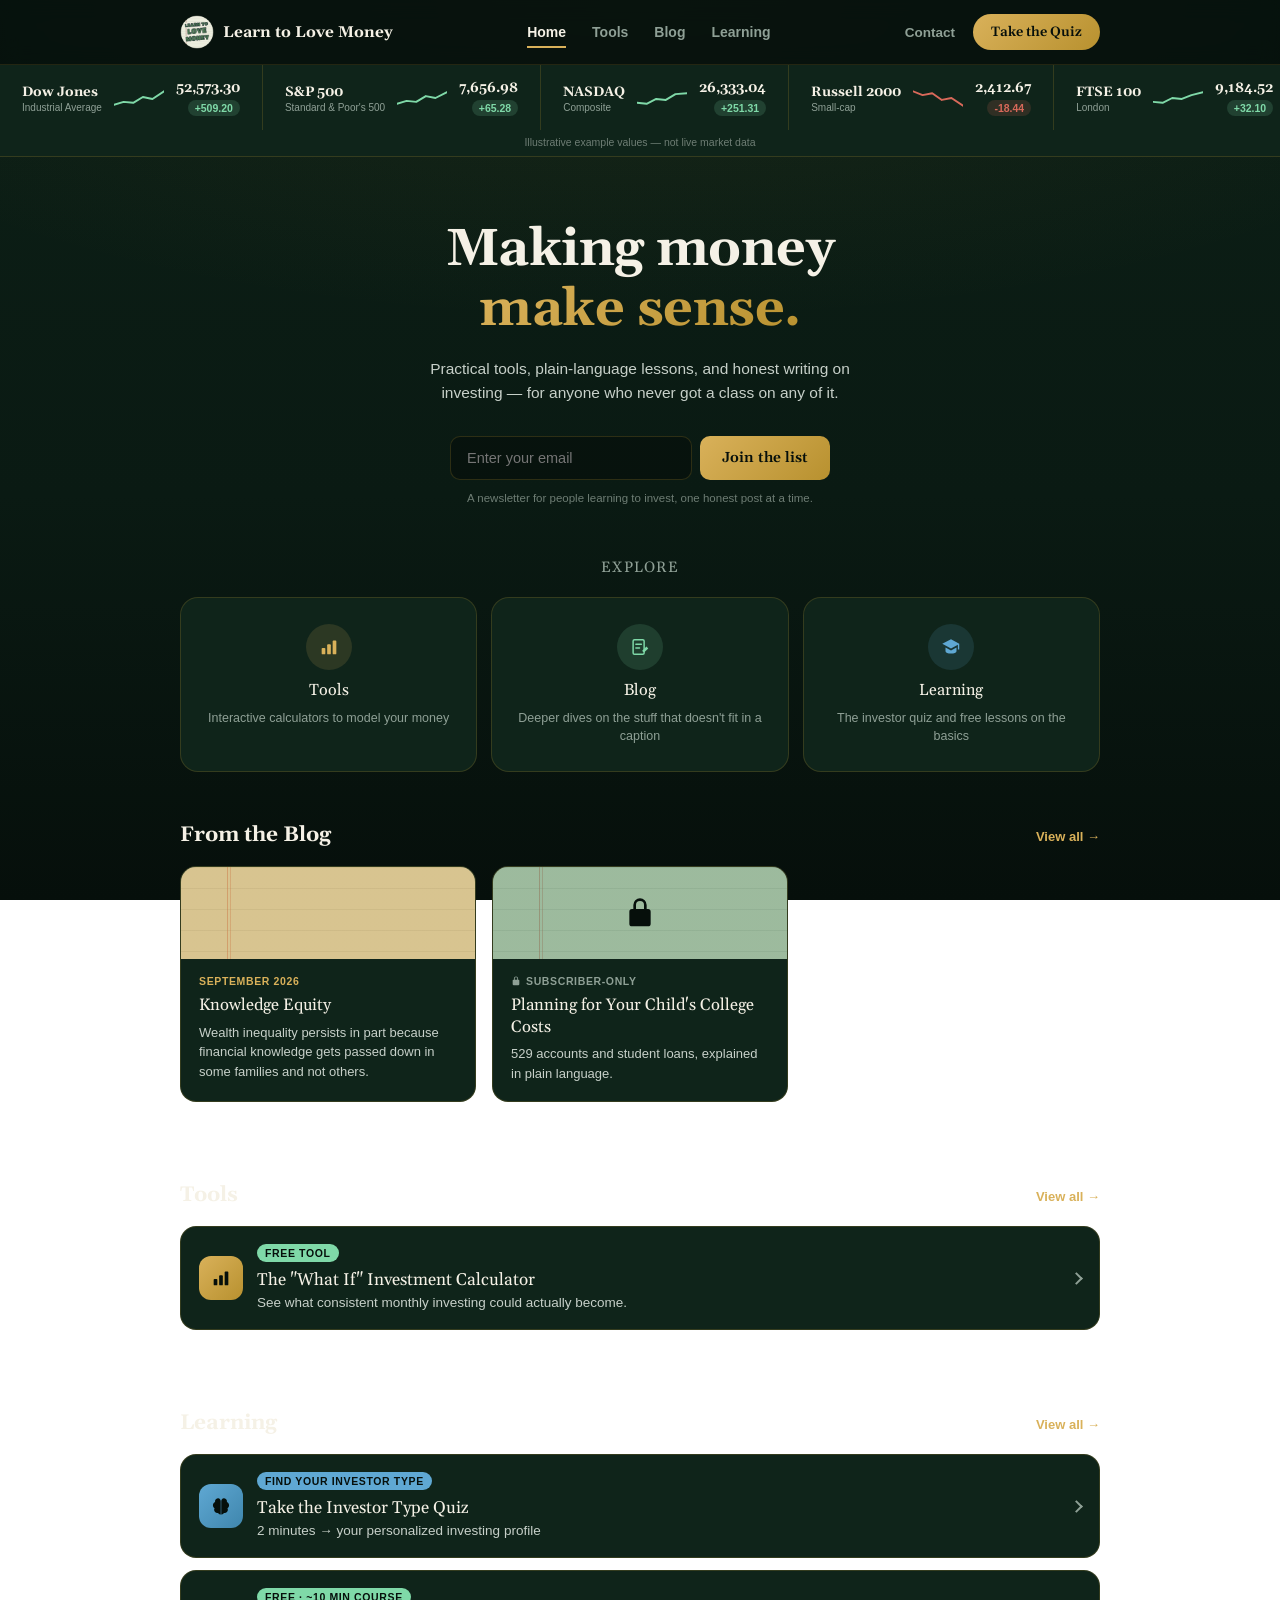
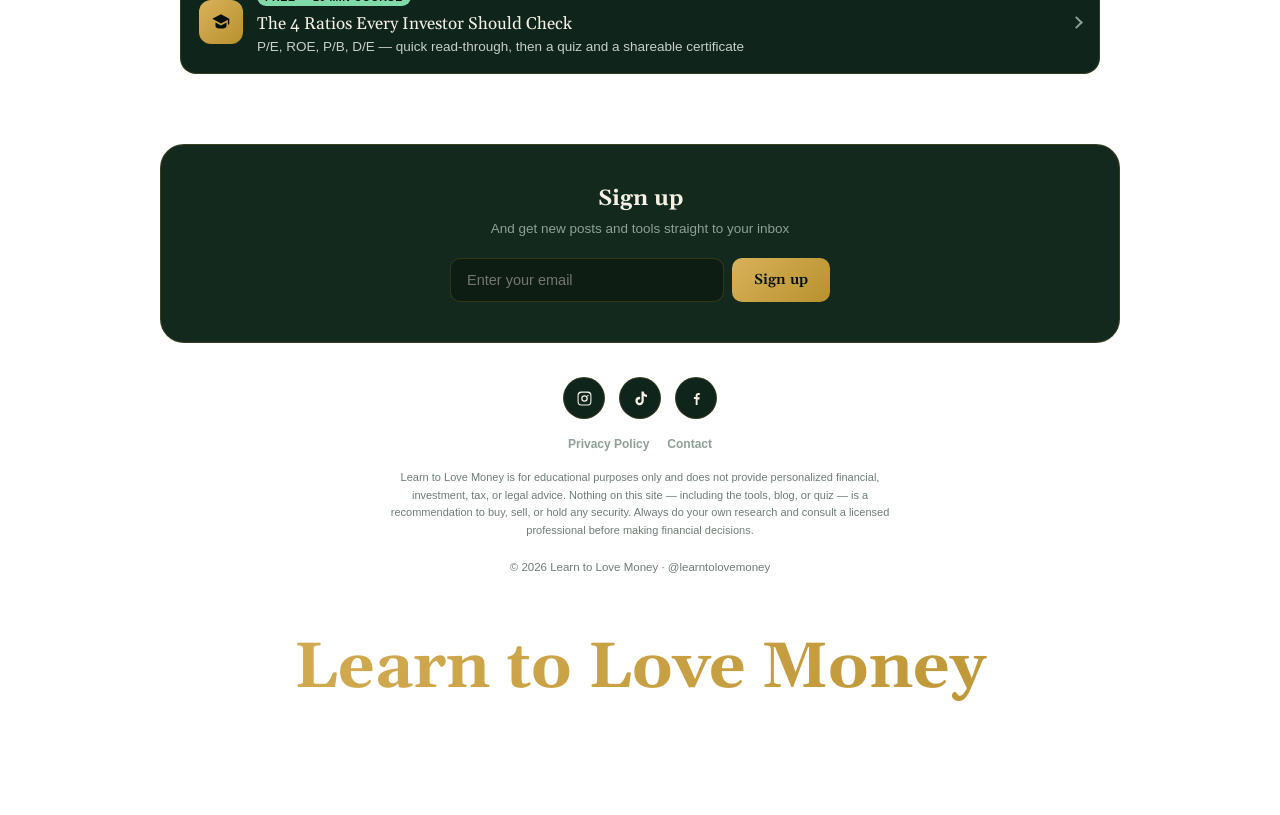
<file: index.html>
<!--
  ============================================================================
  LEARN TO LOVE MONEY — HOME
  ============================================================================
  Home page of the LTLM site. Shared nav/footer/card styles live in
  assets/site.css and assets/site.js — this file only adds page-specific
  markup and the hero section's own tiny bit of CSS.

  PAGE MAP
  ----------------------------------------------------------------------------
    /index.html            — this file (Home)
    /tools/index.html       — Tools tab
    /blogs/index.html       — Blog tab (post previews)
    /learning/index.html    — Learning tab (quiz + guides)

  HOW TO EDIT THE PREVIEW RAILS BELOW
  ----------------------------------------------------------------------------
  Each rail ("From the Blog", "Tools", "Learning") mirrors the latest
  item(s) from that section's own page. When you add a new tool/post/guide,
  update its own tab page AND, if it should feature on Home, update the
  matching card here.
  ============================================================================
-->
<!doctype html>
<html lang="en">
<head>
<meta charset="UTF-8" />
<meta name="viewport" content="width=device-width, initial-scale=1, viewport-fit=cover" />
<title>Learn to Love Money</title>
<meta name="description" content="Making money make sense. Tools, a blog, and free lessons on investing — for people who never got a class on any of it." />
<meta name="theme-color" content="#0C1F16" />
<link rel="icon" type="image/x-icon" href="assets/favicon.ico" />
<link rel="icon" type="image/png" sizes="32x32" href="assets/favicon-32.png" />
<link rel="icon" type="image/png" sizes="16x16" href="assets/favicon-16.png" />
<link rel="apple-touch-icon" sizes="180x180" href="assets/apple-touch-icon.png" />

<meta property="og:type" content="website" />
<meta property="og:url" content="https://learntolovemoney.com/" />
<meta property="og:title" content="Learn to Love Money" />
<meta property="og:description" content="Making money make sense. Tools, a blog, and free lessons on investing — for people who never got a class on any of it." />
<meta property="og:image" content="https://learntolovemoney.com/assets/og-image.png" />
<meta property="og:image:width" content="1200" />
<meta property="og:image:height" content="630" />
<meta name="twitter:card" content="summary_large_image" />
<meta name="twitter:title" content="Learn to Love Money" />
<meta name="twitter:description" content="Making money make sense. Tools, a blog, and free lessons on investing — for people who never got a class on any of it." />
<meta name="twitter:image" content="https://learntolovemoney.com/assets/og-image.png" />

<link rel="preconnect" href="https://fonts.googleapis.com" />
<link rel="preconnect" href="https://fonts.gstatic.com" crossorigin />
<link href="https://fonts.googleapis.com/css2?family=Gelasio:wght@400;500;700&display=swap" rel="stylesheet" />
<link rel="stylesheet" href="assets/site.css" />

<style>
  .hero {
    max-width: 720px;
    margin: 0 auto;
    padding: 64px 20px 10px;
    text-align: center;
  }

  .hero-title {
    font-family: var(--font-head);
    font-weight: 700;
    font-size: clamp(34px, 7vw, 52px);
    line-height: 1.15;
    letter-spacing: -0.01em;
    margin: 0 0 16px;
  }

  .hero-title .accent {
    background: linear-gradient(135deg, var(--gold-bright), var(--gold));
    -webkit-background-clip: text;
    background-clip: text;
    color: transparent;
  }

  .hero-sub {
    font-size: 15.5px;
    line-height: 1.6;
    color: var(--body-copy);
    max-width: 480px;
    margin: 0 auto 30px;
  }

  .hero-form {
    display: flex;
    max-width: 380px;
    margin: 0 auto;
    gap: 8px;
  }

  @media (max-width: 480px) {
    .hero-form { flex-direction: column; }
  }

  .hero-form input[type="email"] {
    flex: 1;
    min-width: 0;
    background: rgba(0,0,0,0.28);
    border: 1px solid var(--card-border);
    border-radius: 10px;
    color: var(--cream);
    font-family: var(--font-body);
    font-size: 14.5px;
    padding: 13px 16px;
  }

  .hero-form input[type="email"]:focus {
    outline: none;
    border-color: var(--gold-bright);
  }

  .hero-form button {
    flex-shrink: 0;
    font-family: var(--font-head);
    font-weight: 600;
    font-size: 14.5px;
    color: var(--bg-deep);
    background: linear-gradient(135deg, var(--gold-bright), var(--gold));
    border: none;
    border-radius: 10px;
    padding: 13px 22px;
    cursor: pointer;
  }

  .hero-form-note {
    font-size: 11.5px;
    color: var(--footnote);
    margin: 12px 0 0;
  }

  .hero-form-success {
    display: none;
    font-size: 14px;
    color: var(--mint);
    font-weight: 600;
  }

  .hero-form-success.show { display: block; }

  /* ---------- Explore tiles ---------- */

  .explore {
    max-width: 960px;
    margin: 0 auto;
    padding: 44px 20px 10px;
  }

  .explore-title {
    font-family: var(--font-head);
    font-size: 15px;
    text-align: center;
    color: var(--muted-label);
    letter-spacing: 0.06em;
    text-transform: uppercase;
    margin: 0 0 20px;
  }

  .explore-grid {
    display: grid;
    grid-template-columns: repeat(3, 1fr);
    gap: 14px;
  }

  @media (max-width: 640px) {
    .explore-grid { grid-template-columns: 1fr; }
  }

  .explore-tile {
    display: flex;
    flex-direction: column;
    align-items: center;
    text-align: center;
    gap: 10px;
    padding: 26px 16px;
    background: var(--card-bg);
    border: 1px solid var(--card-border);
    border-radius: 18px;
    transition: border-color 0.15s ease, transform 0.1s ease, background 0.15s ease;
  }

  @media (hover: hover) {
    .explore-tile:hover { border-color: var(--gold-bright); background: #122a1e; }
  }

  .explore-tile:active { transform: scale(0.98); }

  .explore-icon {
    width: 46px;
    height: 46px;
    border-radius: 50%;
    display: flex;
    align-items: center;
    justify-content: center;
    font-size: 20px;
  }

  .explore-icon.tone-gold { background: rgba(217, 177, 90, 0.14); color: var(--gold-bright); }
  .explore-icon.tone-mint { background: rgba(127, 217, 168, 0.14); color: var(--mint); }
  .explore-icon.tone-blue { background: rgba(95, 168, 211, 0.14); color: var(--blue); }
  .explore-icon svg { width: 22px; height: 22px; }

  .explore-tile-title {
    font-family: var(--font-head);
    font-size: 16px;
    color: var(--cream);
  }

  .explore-tile-desc {
    font-size: 12.5px;
    color: var(--muted-label);
    line-height: 1.4;
  }

  /* ---------- Market ticker ---------- */

  .ticker-strip {
    background: var(--card-bg);
    border-bottom: 1px solid var(--card-border);
  }

  .ticker-viewport {
    overflow: hidden;
  }

  .ticker-track {
    display: flex;
    width: max-content;
    animation: ticker-scroll 55s linear infinite;
  }

  @keyframes ticker-scroll {
    from { transform: translateX(-50%); }
    to { transform: translateX(0); }
  }

  @media (hover: hover) {
    .ticker-strip:hover .ticker-track { animation-play-state: paused; }
  }

  @media (prefers-reduced-motion: reduce) {
    .ticker-track { animation: none; }
  }

  .ticker-item {
    display: flex;
    align-items: center;
    gap: 12px;
    padding: 14px 22px;
    border-right: 1px solid var(--card-border);
    flex-shrink: 0;
  }

  .ticker-name { font-family: var(--font-head); font-weight: 700; font-size: 13.5px; color: var(--cream); white-space: nowrap; }
  .ticker-sub { font-size: 10px; color: var(--muted-label); white-space: nowrap; margin-top: 1px; }

  .ticker-spark { width: 50px; height: 22px; flex-shrink: 0; }

  .ticker-value-wrap { display: flex; flex-direction: column; align-items: flex-end; }
  .ticker-value { font-family: var(--font-head); font-weight: 700; font-size: 13.5px; color: var(--cream); white-space: nowrap; }
  .ticker-change { font-size: 10.5px; font-weight: 700; padding: 2px 7px; border-radius: 999px; margin-top: 3px; white-space: nowrap; }
  .ticker-change.up { background: rgba(127, 217, 168, 0.16); color: var(--mint); }
  .ticker-change.down { background: rgba(217, 105, 90, 0.16); color: var(--rust); }

  .ticker-caption {
    text-align: center;
    font-size: 10.5px;
    color: var(--footnote);
    margin: 0;
    padding: 6px 20px 8px;
  }
</style>
</head>
<body>

<!-- ============================== NAV ============================== -->
<nav class="site-nav">
  <div class="site-nav-inner">
    <a class="nav-logo" href="index.html">
      <span class="nav-logo-mark">
        <img src="assets/logo.png" alt="Learn to Love Money logo" />
      </span>
      <span class="nav-logo-text">Learn to Love Money</span>
    </a>
    <ul class="nav-links">
      <li><a href="index.html" class="active">Home</a></li>
      <li><a href="tools/index.html">Tools</a></li>
      <li><a href="blogs/index.html">Blog</a></li>
      <li><a href="learning/index.html">Learning</a></li>
    </ul>
    <div class="nav-actions">
      <a class="nav-contact" href="mailto:Learntolovemoney@gmail.com">Contact</a>
      <a class="nav-cta" href="quiz/index.html">Take the Quiz</a>
    </div>
    <button class="nav-toggle" data-nav-toggle aria-label="Menu"><span></span><span></span><span></span></button>
  </div>
  <div class="nav-mobile-panel" data-nav-mobile>
    <a href="index.html" class="active">Home</a>
    <a href="tools/index.html">Tools</a>
    <a href="blogs/index.html">Blog</a>
    <a href="learning/index.html">Learning</a>
  </div>
</nav>

<!-- ============================== MARKET TICKER ============================== -->
<!-- PLACEHOLDER DATA: this is a static site with no backend/API key, so
     these are illustrative example values, not live market data (see the
     caption below the strip). To wire up real daily-updated figures later,
     this would need a serverless function (Vercel supports these) that
     calls a market-data API on a schedule and writes the values somewhere
     this page can read them — out of scope for a no-backend static site. -->
<div class="ticker-strip">
  <div class="ticker-viewport">
    <div class="ticker-track">
      <div class="ticker-item">
        <div>
          <div class="ticker-name">Dow Jones</div>
          <div class="ticker-sub">Industrial Average</div>
        </div>
        <svg class="ticker-spark" viewBox="0 0 52 22" fill="none" stroke="var(--mint)" stroke-width="2" stroke-linecap="round" stroke-linejoin="round"><polyline points="0,18 10,15 20,16 30,10 40,12 52,4"/></svg>
        <div class="ticker-value-wrap">
          <div class="ticker-value">52,573.30</div>
          <div class="ticker-change up">+509.20</div>
        </div>
      </div>
      <div class="ticker-item">
        <div>
          <div class="ticker-name">S&amp;P 500</div>
          <div class="ticker-sub">Standard &amp; Poor's 500</div>
        </div>
        <svg class="ticker-spark" viewBox="0 0 52 22" fill="none" stroke="var(--mint)" stroke-width="2" stroke-linecap="round" stroke-linejoin="round"><polyline points="0,17 10,14 20,15 30,9 40,11 52,5"/></svg>
        <div class="ticker-value-wrap">
          <div class="ticker-value">7,656.98</div>
          <div class="ticker-change up">+65.28</div>
        </div>
      </div>
      <div class="ticker-item">
        <div>
          <div class="ticker-name">NASDAQ</div>
          <div class="ticker-sub">Composite</div>
        </div>
        <svg class="ticker-spark" viewBox="0 0 52 22" fill="none" stroke="var(--mint)" stroke-width="2" stroke-linecap="round" stroke-linejoin="round"><polyline points="0,16 10,17 20,12 30,13 40,7 52,6"/></svg>
        <div class="ticker-value-wrap">
          <div class="ticker-value">26,333.04</div>
          <div class="ticker-change up">+251.31</div>
        </div>
      </div>
      <div class="ticker-item">
        <div>
          <div class="ticker-name">Russell 2000</div>
          <div class="ticker-sub">Small-cap</div>
        </div>
        <svg class="ticker-spark" viewBox="0 0 52 22" fill="none" stroke="var(--rust)" stroke-width="2" stroke-linecap="round" stroke-linejoin="round"><polyline points="0,4 10,8 20,6 30,13 40,11 52,19"/></svg>
        <div class="ticker-value-wrap">
          <div class="ticker-value">2,412.67</div>
          <div class="ticker-change down">-18.44</div>
        </div>
      </div>
      <div class="ticker-item">
        <div>
          <div class="ticker-name">FTSE 100</div>
          <div class="ticker-sub">London</div>
        </div>
        <svg class="ticker-spark" viewBox="0 0 52 22" fill="none" stroke="var(--mint)" stroke-width="2" stroke-linecap="round" stroke-linejoin="round"><polyline points="0,15 10,16 20,11 30,12 40,8 52,5"/></svg>
        <div class="ticker-value-wrap">
          <div class="ticker-value">9,184.52</div>
          <div class="ticker-change up">+32.10</div>
        </div>
      </div>
      <div class="ticker-item">
        <div>
          <div class="ticker-name">Nikkei 225</div>
          <div class="ticker-sub">Tokyo</div>
        </div>
        <svg class="ticker-spark" viewBox="0 0 52 22" fill="none" stroke="var(--rust)" stroke-width="2" stroke-linecap="round" stroke-linejoin="round"><polyline points="0,5 10,9 20,7 30,14 40,12 52,18"/></svg>
        <div class="ticker-value-wrap">
          <div class="ticker-value">44,512.80</div>
          <div class="ticker-change down">-186.35</div>
        </div>
      </div>
      <div class="ticker-item">
        <div>
          <div class="ticker-name">DAX</div>
          <div class="ticker-sub">Frankfurt</div>
        </div>
        <svg class="ticker-spark" viewBox="0 0 52 22" fill="none" stroke="var(--rust)" stroke-width="2" stroke-linecap="round" stroke-linejoin="round"><polyline points="0,6 10,10 20,8 30,15 40,13 52,17"/></svg>
        <div class="ticker-value-wrap">
          <div class="ticker-value">24,760.15</div>
          <div class="ticker-change down">-74.92</div>
        </div>
      </div>

      <!-- Duplicate sequence so the loop (translateX -50% -> 0) is seamless -->
      <div class="ticker-item" aria-hidden="true">
        <div>
          <div class="ticker-name">Dow Jones</div>
          <div class="ticker-sub">Industrial Average</div>
        </div>
        <svg class="ticker-spark" viewBox="0 0 52 22" fill="none" stroke="var(--mint)" stroke-width="2" stroke-linecap="round" stroke-linejoin="round"><polyline points="0,18 10,15 20,16 30,10 40,12 52,4"/></svg>
        <div class="ticker-value-wrap">
          <div class="ticker-value">52,573.30</div>
          <div class="ticker-change up">+509.20</div>
        </div>
      </div>
      <div class="ticker-item" aria-hidden="true">
        <div>
          <div class="ticker-name">S&amp;P 500</div>
          <div class="ticker-sub">Standard &amp; Poor's 500</div>
        </div>
        <svg class="ticker-spark" viewBox="0 0 52 22" fill="none" stroke="var(--mint)" stroke-width="2" stroke-linecap="round" stroke-linejoin="round"><polyline points="0,17 10,14 20,15 30,9 40,11 52,5"/></svg>
        <div class="ticker-value-wrap">
          <div class="ticker-value">7,656.98</div>
          <div class="ticker-change up">+65.28</div>
        </div>
      </div>
      <div class="ticker-item" aria-hidden="true">
        <div>
          <div class="ticker-name">NASDAQ</div>
          <div class="ticker-sub">Composite</div>
        </div>
        <svg class="ticker-spark" viewBox="0 0 52 22" fill="none" stroke="var(--mint)" stroke-width="2" stroke-linecap="round" stroke-linejoin="round"><polyline points="0,16 10,17 20,12 30,13 40,7 52,6"/></svg>
        <div class="ticker-value-wrap">
          <div class="ticker-value">26,333.04</div>
          <div class="ticker-change up">+251.31</div>
        </div>
      </div>
      <div class="ticker-item" aria-hidden="true">
        <div>
          <div class="ticker-name">Russell 2000</div>
          <div class="ticker-sub">Small-cap</div>
        </div>
        <svg class="ticker-spark" viewBox="0 0 52 22" fill="none" stroke="var(--rust)" stroke-width="2" stroke-linecap="round" stroke-linejoin="round"><polyline points="0,4 10,8 20,6 30,13 40,11 52,19"/></svg>
        <div class="ticker-value-wrap">
          <div class="ticker-value">2,412.67</div>
          <div class="ticker-change down">-18.44</div>
        </div>
      </div>
      <div class="ticker-item" aria-hidden="true">
        <div>
          <div class="ticker-name">FTSE 100</div>
          <div class="ticker-sub">London</div>
        </div>
        <svg class="ticker-spark" viewBox="0 0 52 22" fill="none" stroke="var(--mint)" stroke-width="2" stroke-linecap="round" stroke-linejoin="round"><polyline points="0,15 10,16 20,11 30,12 40,8 52,5"/></svg>
        <div class="ticker-value-wrap">
          <div class="ticker-value">9,184.52</div>
          <div class="ticker-change up">+32.10</div>
        </div>
      </div>
      <div class="ticker-item" aria-hidden="true">
        <div>
          <div class="ticker-name">Nikkei 225</div>
          <div class="ticker-sub">Tokyo</div>
        </div>
        <svg class="ticker-spark" viewBox="0 0 52 22" fill="none" stroke="var(--rust)" stroke-width="2" stroke-linecap="round" stroke-linejoin="round"><polyline points="0,5 10,9 20,7 30,14 40,12 52,18"/></svg>
        <div class="ticker-value-wrap">
          <div class="ticker-value">44,512.80</div>
          <div class="ticker-change down">-186.35</div>
        </div>
      </div>
      <div class="ticker-item" aria-hidden="true">
        <div>
          <div class="ticker-name">DAX</div>
          <div class="ticker-sub">Frankfurt</div>
        </div>
        <svg class="ticker-spark" viewBox="0 0 52 22" fill="none" stroke="var(--rust)" stroke-width="2" stroke-linecap="round" stroke-linejoin="round"><polyline points="0,6 10,10 20,8 30,15 40,13 52,17"/></svg>
        <div class="ticker-value-wrap">
          <div class="ticker-value">24,760.15</div>
          <div class="ticker-change down">-74.92</div>
        </div>
      </div>
    </div>
  </div>
  <p class="ticker-caption">Illustrative example values — not live market data</p>
</div>

<!-- ============================== HERO ============================== -->
<header class="hero">
  <h1 class="hero-title">Making money<br /><span class="accent">make sense.</span></h1>
  <p class="hero-sub">Practical tools, plain-language lessons, and honest writing on investing — for anyone who never got a class on any of it.</p>

  <form class="hero-form" data-newsletter-form>
    <input type="email" placeholder="Enter your email" required aria-label="Email address" />
    <button type="submit">Join the list</button>
  </form>
  <p class="hero-form-success" data-newsletter-success>You're on the list — welcome in.</p>
  <p class="hero-form-note">A newsletter for people learning to invest, one honest post at a time.</p>
</header>

<!-- ============================== EXPLORE TILES ============================== -->
<section class="explore">
  <p class="explore-title">Explore</p>
  <div class="explore-grid">
    <a class="explore-tile" href="tools/index.html">
      <span class="explore-icon tone-gold">
        <svg viewBox="0 0 24 24" fill="currentColor" aria-hidden="true">
          <rect x="4" y="13" width="4" height="7" rx="1"/>
          <rect x="10" y="9" width="4" height="11" rx="1"/>
          <rect x="16" y="5" width="4" height="15" rx="1"/>
        </svg>
      </span>
      <span class="explore-tile-title">Tools</span>
      <span class="explore-tile-desc">Interactive calculators to model your money</span>
    </a>
    <a class="explore-tile" href="blogs/index.html">
      <span class="explore-icon tone-mint">
        <svg viewBox="0 0 24 24" aria-hidden="true">
          <rect x="4.5" y="4" width="12" height="16" rx="1.5" fill="none" stroke="currentColor" stroke-width="1.6"/>
          <line x1="7.5" y1="9" x2="13.5" y2="9" stroke="currentColor" stroke-width="1.6" stroke-linecap="round"/>
          <line x1="7.5" y1="13" x2="11.5" y2="13" stroke="currentColor" stroke-width="1.6" stroke-linecap="round"/>
          <path d="M15 15.5l4-4 2 2-4 4h-2z" fill="currentColor"/>
        </svg>
      </span>
      <span class="explore-tile-title">Blog</span>
      <span class="explore-tile-desc">Deeper dives on the stuff that doesn't fit in a caption</span>
    </a>
    <a class="explore-tile" href="learning/index.html">
      <span class="explore-icon tone-blue">
        <svg viewBox="0 0 24 24" fill="currentColor" aria-hidden="true">
          <path d="M12 3.5L2.5 8.5 12 13.5l7.5-4v5.3h1.5V8.5L12 3.5z"/>
          <path d="M6 12.6v3.9c0 1.5 2.7 2.7 6 2.7s6-1.2 6-2.7v-3.9l-6 3.1-6-3.1z"/>
        </svg>
      </span>
      <span class="explore-tile-title">Learning</span>
      <span class="explore-tile-desc">The investor quiz and free lessons on the basics</span>
    </a>
  </div>
</section>

<!-- ============================== BLOG RAIL ============================== -->
<section class="rail shell">
  <div class="rail-header">
    <h2 class="rail-title">From the Blog</h2>
    <a class="rail-viewall" href="blogs/index.html">View all →</a>
  </div>
  <div class="rail-grid">
    <a class="content-card" href="blogs/knowledge-equality.html">
      <div class="card-tile tone-gold"></div>
      <div class="card-body">
        <p class="card-meta">September 2026</p>
        <p class="card-title-sm">Knowledge Equity</p>
        <p class="card-desc">Wealth inequality persists in part because financial knowledge gets passed down in some families and not others.</p>
      </div>
    </a>
    <a class="content-card" href="blogs/college-costs-529-vs-student-loans.html">
      <div class="card-tile tone-mint">
        <svg viewBox="0 0 24 24" width="32" height="32" fill="currentColor" aria-hidden="true">
          <path d="M12 1a5 5 0 0 0-5 5v3H6a2 2 0 0 0-2 2v9a2 2 0 0 0 2 2h12a2 2 0 0 0 2-2v-9a2 2 0 0 0-2-2h-1V6a5 5 0 0 0-5-5zm0 2a3 3 0 0 1 3 3v3H9V6a3 3 0 0 1 3-3z"/>
        </svg>
      </div>
      <div class="card-body">
        <p class="card-meta locked">
          <svg viewBox="0 0 24 24"><path d="M12 1a5 5 0 0 0-5 5v3H6a2 2 0 0 0-2 2v9a2 2 0 0 0 2 2h12a2 2 0 0 0 2-2v-9a2 2 0 0 0-2-2h-1V6a5 5 0 0 0-5-5zm0 2a3 3 0 0 1 3 3v3H9V6a3 3 0 0 1 3-3z"/></svg>
          Subscriber-only
        </p>
        <p class="card-title-sm">Planning for Your Child's College Costs</p>
        <p class="card-desc">529 accounts and student loans, explained in plain language.</p>
      </div>
    </a>
  </div>
</section>

<!-- ============================== TOOLS RAIL ============================== -->
<section class="rail shell">
  <div class="rail-header">
    <h2 class="rail-title">Tools</h2>
    <a class="rail-viewall" href="tools/index.html">View all →</a>
  </div>
  <a class="list-card" href="what-if-calculator/index.html">
    <span class="list-card-icon" style="background: linear-gradient(135deg, var(--gold-bright), var(--gold));">
      <svg viewBox="0 0 24 24" width="22" height="22" fill="currentColor" aria-hidden="true">
        <rect x="4" y="13" width="4" height="7" rx="1"/>
        <rect x="10" y="9" width="4" height="11" rx="1"/>
        <rect x="16" y="5" width="4" height="15" rx="1"/>
      </svg>
    </span>
    <div class="list-card-text">
      <span class="list-card-tag">Free tool</span>
      <p class="list-card-title">The "What If" Investment Calculator</p>
      <p class="list-card-desc">See what consistent monthly investing could actually become.</p>
    </div>
    <span class="chevron"></span>
  </a>
</section>

<!-- ============================== LEARNING RAIL ============================== -->
<section class="rail shell">
  <div class="rail-header">
    <h2 class="rail-title">Learning</h2>
    <a class="rail-viewall" href="learning/index.html">View all →</a>
  </div>
  <a class="list-card" href="quiz/index.html">
    <span class="list-card-icon" style="background: linear-gradient(135deg, var(--blue), #3f86ad);">
      <svg viewBox="0 0 24 24" width="22" height="22" fill="currentColor" aria-hidden="true">
        <path d="M9 3.5c-2 0-3.5 1.5-3.5 3.3 0 .3 0 .5.1.8-1.4.6-2.4 2-2.4 3.6 0 1.4.7 2.6 1.8 3.3-.3.5-.5 1.1-.5 1.7 0 1.9 1.6 3.4 3.5 3.4.3 0 .6 0 .9-.1.5 1 1.6 1.7 2.8 1.7V6.8C11.7 5 10.5 3.5 9 3.5z"/>
        <path d="M15 3.5c2 0 3.5 1.5 3.5 3.3 0 .3 0 .5-.1.8 1.4.6 2.4 2 2.4 3.6 0 1.4-.7 2.6-1.8 3.3.3.5.5 1.1.5 1.7 0 1.9-1.6 3.4-3.5 3.4-.3 0-.6 0-.9-.1-.5 1-1.6 1.7-2.8 1.7V6.8c0-1.8 1.2-3.3 2.7-3.3z"/>
      </svg>
    </span>
    <div class="list-card-text">
      <span class="list-card-tag" style="background: var(--blue);">Find your investor type</span>
      <p class="list-card-title">Take the Investor Type Quiz</p>
      <p class="list-card-desc">2 minutes → your personalized investing profile</p>
    </div>
    <span class="chevron"></span>
  </a>
  <a class="list-card" href="ratios-course/index.html" style="margin-top: 12px;">
    <span class="list-card-icon" style="background: linear-gradient(135deg, var(--gold-bright), var(--gold));">
      <svg viewBox="0 0 24 24" width="22" height="22" fill="currentColor" aria-hidden="true">
        <path d="M12 3.5L2.5 8.5 12 13.5l7.5-4v5.3h1.5V8.5L12 3.5z"/>
        <path d="M6 12.6v3.9c0 1.5 2.7 2.7 6 2.7s6-1.2 6-2.7v-3.9l-6 3.1-6-3.1z"/>
      </svg>
    </span>
    <div class="list-card-text">
      <span class="list-card-tag">Free · ~10 min course</span>
      <p class="list-card-title">The 4 Ratios Every Investor Should Check</p>
      <p class="list-card-desc">P/E, ROE, P/B, D/E — quick read-through, then a quiz and a shareable certificate</p>
    </div>
    <span class="chevron"></span>
  </a>
</section>

<!-- ============================== FOOTER ============================== -->
<footer class="site-footer">
  <div class="footer-newsletter">
    <h2>Sign up</h2>
    <p>And get new posts and tools straight to your inbox</p>
    <form class="footer-form" data-newsletter-form>
      <input type="email" placeholder="Enter your email" required aria-label="Email address" />
      <button type="submit">Sign up</button>
    </form>
    <p class="footer-form-success" data-newsletter-success>You're on the list — welcome in.</p>
  </div>

  <nav class="social-row" aria-label="Social media">
    <a class="social-icon" href="https://instagram.com/learntolovemoneyhq" target="_blank" rel="noopener" aria-label="Instagram">
      <svg viewBox="0 0 24 24"><path d="M12 2.2c3.2 0 3.6 0 4.85.07 3.25.15 4.77 1.69 4.92 4.92.06 1.25.07 1.63.07 4.81s-.01 3.56-.07 4.81c-.15 3.23-1.67 4.77-4.92 4.92-1.25.06-1.63.07-4.85.07s-3.6-.01-4.85-.07c-3.26-.15-4.77-1.7-4.92-4.92-.06-1.25-.07-1.63-.07-4.81s.01-3.56.07-4.81c.15-3.23 1.67-4.77 4.92-4.92C8.4 2.21 8.8 2.2 12 2.2zm0 1.8c-3.15 0-3.5.01-4.73.07-2.27.1-3.4 1.24-3.5 3.5-.06 1.23-.07 1.58-.07 4.73s.01 3.5.07 4.73c.1 2.26 1.23 3.4 3.5 3.5 1.23.06 1.58.07 4.73.07s3.5-.01 4.73-.07c2.26-.1 3.4-1.23 3.5-3.5.06-1.23.07-1.58.07-4.73s-.01-3.5-.07-4.73c-.1-2.26-1.24-3.4-3.5-3.5C15.5 4.01 15.15 4 12 4zm0 3.4a4.6 4.6 0 1 1 0 9.2 4.6 4.6 0 0 1 0-9.2zm0 1.8a2.8 2.8 0 1 0 0 5.6 2.8 2.8 0 0 0 0-5.6zm4.8-2.1a1.08 1.08 0 1 1 0 2.16 1.08 1.08 0 0 1 0-2.16z"/></svg>
    </a>
    <a class="social-icon" href="https://tiktok.com/@learntolovemoney" target="_blank" rel="noopener" aria-label="TikTok">
      <svg viewBox="0 0 24 24"><path d="M16.6 2h-3.2v13.6c0 1.5-1.2 2.7-2.7 2.7a2.7 2.7 0 0 1-2.7-2.7 2.7 2.7 0 0 1 2.7-2.7c.3 0 .55.03.8.1V9.7a5.9 5.9 0 0 0-.8-.05A5.9 5.9 0 0 0 4.8 15.5a5.9 5.9 0 0 0 5.9 5.9 5.9 5.9 0 0 0 5.9-5.9V8.4a8.2 8.2 0 0 0 4.6 1.4V6.6a4.9 4.9 0 0 1-4.6-4.6z"/></svg>
    </a>
    <a class="social-icon" href="https://www.facebook.com/profile.php?id=61593974612794" target="_blank" rel="noopener" aria-label="Facebook">
      <svg viewBox="0 0 24 24"><path d="M13.5 21v-7.6h2.6l.4-3h-3V8.4c0-.87.24-1.46 1.5-1.46H16.6V4.2c-.26-.03-1.13-.11-2.15-.11-2.13 0-3.58 1.3-3.58 3.68v2.05H8.3v3h2.57V21h2.63z"/></svg>
    </a>
  </nav>

  <div class="footer-links">
    <a href="privacy/index.html">Privacy Policy</a>
    <a href="mailto:Learntolovemoney@gmail.com">Contact</a>
  </div>

  <p class="footer-disclaimer">Learn to Love Money is for educational purposes only and does not provide personalized financial, investment, tax, or legal advice. Nothing on this site — including the tools, blog, or quiz — is a recommendation to buy, sell, or hold any security. Always do your own research and consult a licensed professional before making financial decisions.</p>

  <p class="footer-copyright">&copy; <span id="ltlm-year">2026</span> Learn to Love Money · @learntolovemoney</p>
  <p class="footer-wordmark">Learn to Love Money</p>
</footer>

<script src="assets/site.js"></script>
</body>
</html>
</file>
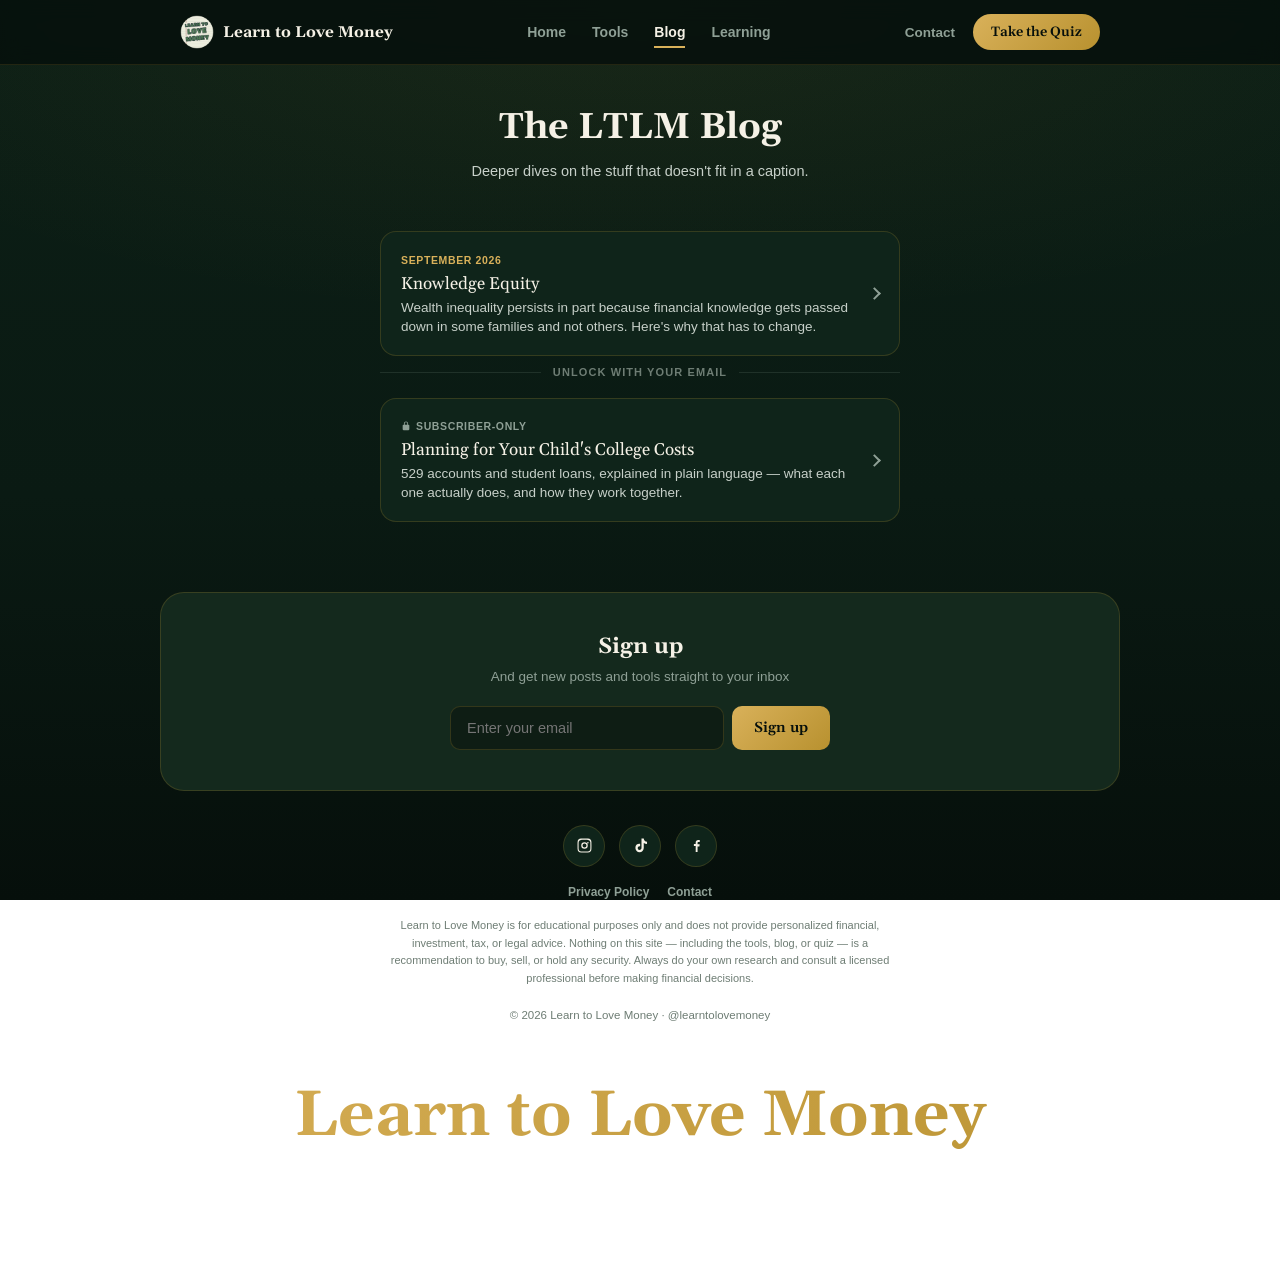
<file: blogs/index.html>
<!--
  ============================================================================
  LEARN TO LOVE MONEY — BLOG (LISTING PAGE)
  ============================================================================
  Shows PREVIEW cards only — title, date, one-line teaser. Each card links
  out to that post's own full page. Shared nav/footer styles live in
  assets/site.css and assets/site.js.

  HOW TO ADD A NEW FREE POST
  ----------------------------------------------------------------------------
  1. Copy an existing post page (e.g. knowledge-equality.html) to a new
     file in this same folder, and edit its title/date/body.
  2. Copy a "PREVIEW CARD (free)" block below, point its href at the new
     file, and edit the title/date/teaser. Free posts go above the
     "Unlock with your email" divider, newest first.

  HOW TO ADD A NEW LOCKED POST
  ----------------------------------------------------------------------------
  1. Copy next-post-locked.html to a new file and edit its title/date/body
     (the locked post page itself contains the email gate + unlock JS).
  2. Copy a "PREVIEW CARD (locked)" block below, point its href at the new
     file, and edit the title/date/teaser.
  ============================================================================
-->
<!doctype html>
<html lang="en">
<head>
<meta charset="UTF-8" />
<meta name="viewport" content="width=device-width, initial-scale=1, viewport-fit=cover" />
<title>Blog — Learn to Love Money</title>
<meta name="description" content="Deeper dives on money, investing, and building the habit — from Learn to Love Money." />
<meta name="theme-color" content="#0C1F16" />
<link rel="icon" type="image/x-icon" href="../assets/favicon.ico" />
<link rel="icon" type="image/png" sizes="32x32" href="../assets/favicon-32.png" />
<link rel="icon" type="image/png" sizes="16x16" href="../assets/favicon-16.png" />
<link rel="apple-touch-icon" sizes="180x180" href="../assets/apple-touch-icon.png" />

<meta property="og:type" content="website" />
<meta property="og:url" content="https://learntolovemoney.com/blogs/" />
<meta property="og:title" content="Blog — Learn to Love Money" />
<meta property="og:description" content="Deeper dives on money, investing, and building the habit — from Learn to Love Money." />
<meta property="og:image" content="https://learntolovemoney.com/assets/og-image.png" />
<meta property="og:image:width" content="1200" />
<meta property="og:image:height" content="630" />
<meta name="twitter:card" content="summary_large_image" />
<meta name="twitter:title" content="Blog — Learn to Love Money" />
<meta name="twitter:description" content="Deeper dives on money, investing, and building the habit — from Learn to Love Money." />
<meta name="twitter:image" content="https://learntolovemoney.com/assets/og-image.png" />

<link rel="preconnect" href="https://fonts.googleapis.com" />
<link rel="preconnect" href="https://fonts.gstatic.com" crossorigin />
<link href="https://fonts.googleapis.com/css2?family=Gelasio:wght@400;500;700&display=swap" rel="stylesheet" />
<link rel="stylesheet" href="../assets/site.css" />

<style>
  .page-header {
    max-width: 560px;
    margin: 0 auto;
    padding: 40px 20px 8px;
    text-align: center;
  }

  .page-title { font-size: clamp(28px, 6vw, 36px); margin-bottom: 10px; }
  .page-sub { font-size: 14.5px; color: var(--body-copy); line-height: 1.6; margin: 0; }

  .locked-divider {
    display: flex;
    align-items: center;
    gap: 12px;
    margin: 10px 0 20px;
    color: var(--footnote);
    font-size: 11px;
    font-weight: 600;
    letter-spacing: 0.1em;
    text-transform: uppercase;
  }

  .locked-divider::before,
  .locked-divider::after {
    content: "";
    flex: 1;
    height: 1px;
    background: rgba(143, 160, 150, 0.16);
  }

  .post-card {
    display: flex;
    align-items: center;
    gap: 14px;
    padding: 18px 20px;
    background: var(--card-bg);
    border: 1px solid var(--card-border);
    border-radius: 16px;
    transition: border-color 0.15s ease, transform 0.1s ease, background 0.15s ease;
  }

  @media (hover: hover) {
    .post-card:hover { border-color: var(--gold-bright); background: #122a1e; }
  }

  .post-card:active { transform: scale(0.98); }

  .post-card-text { flex: 1; min-width: 0; }

  .post-card-date {
    display: inline-block;
    font-size: 10.5px;
    font-weight: 600;
    letter-spacing: 0.06em;
    text-transform: uppercase;
    color: var(--gold-bright);
    margin-bottom: 7px;
  }

  .post-card-date.locked {
    color: var(--muted-label);
    display: inline-flex;
    align-items: center;
    gap: 5px;
  }

  .post-card-date.locked svg { width: 10px; height: 10px; fill: var(--muted-label); }

  .post-card-title {
    font-family: var(--font-head);
    font-size: 17px;
    color: var(--cream);
    margin: 0 0 4px;
    line-height: 1.3;
  }

  .post-card-teaser {
    font-size: 13.5px;
    color: var(--body-copy);
    margin: 0;
    line-height: 1.4;
    overflow: hidden;
    text-overflow: ellipsis;
    display: -webkit-box;
    -webkit-line-clamp: 2;
    -webkit-box-orient: vertical;
  }
</style>
</head>
<body>

<nav class="site-nav">
  <div class="site-nav-inner">
    <a class="nav-logo" href="../index.html">
      <span class="nav-logo-mark">
        <img src="../assets/logo.png" alt="Learn to Love Money logo" />
      </span>
      <span class="nav-logo-text">Learn to Love Money</span>
    </a>
    <ul class="nav-links">
      <li><a href="../index.html">Home</a></li>
      <li><a href="../tools/index.html">Tools</a></li>
      <li><a href="../blogs/index.html" class="active">Blog</a></li>
      <li><a href="../learning/index.html">Learning</a></li>
    </ul>
    <div class="nav-actions">
      <a class="nav-contact" href="mailto:Learntolovemoney@gmail.com">Contact</a>
      <a class="nav-cta" href="../quiz/index.html">Take the Quiz</a>
    </div>
    <button class="nav-toggle" data-nav-toggle aria-label="Menu"><span></span><span></span><span></span></button>
  </div>
  <div class="nav-mobile-panel" data-nav-mobile>
    <a href="../index.html">Home</a>
    <a href="../tools/index.html">Tools</a>
    <a href="../blogs/index.html" class="active">Blog</a>
    <a href="../learning/index.html">Learning</a>
  </div>
</nav>

<header class="page-header">
  <h1 class="page-title">The LTLM Blog</h1>
  <p class="page-sub">Deeper dives on the stuff that doesn't fit in a caption.</p>
</header>

<section class="rail narrow-shell">
  <!-- ========================= PREVIEW CARD (free) — edit here ========================= -->
  <div style="display:flex; flex-direction:column; gap:14px;">
    <a class="post-card" href="knowledge-equality.html">
      <div class="post-card-text">
        <span class="post-card-date">September 2026</span>
        <p class="post-card-title">Knowledge Equity</p>
        <p class="post-card-teaser">Wealth inequality persists in part because financial knowledge gets passed down in some families and not others. Here's why that has to change.</p>
      </div>
      <span class="chevron"></span>
    </a>
  </div>

  <!-- ========================= LOCKED PREVIEWS DIVIDER ========================= -->
  <div class="locked-divider">Unlock with your email</div>

  <!-- ========================= PREVIEW CARD (locked) — edit here ========================= -->
  <div style="display:flex; flex-direction:column; gap:14px;">
    <a class="post-card" href="college-costs-529-vs-student-loans.html">
      <div class="post-card-text">
        <span class="post-card-date locked">
          <svg viewBox="0 0 24 24"><path d="M12 1a5 5 0 0 0-5 5v3H6a2 2 0 0 0-2 2v9a2 2 0 0 0 2 2h12a2 2 0 0 0 2-2v-9a2 2 0 0 0-2-2h-1V6a5 5 0 0 0-5-5zm0 2a3 3 0 0 1 3 3v3H9V6a3 3 0 0 1 3-3z"/></svg>
          Subscriber-only
        </span>
        <p class="post-card-title">Planning for Your Child's College Costs</p>
        <p class="post-card-teaser">529 accounts and student loans, explained in plain language — what each one actually does, and how they work together.</p>
      </div>
      <span class="chevron"></span>
    </a>
  </div>
</section>

<footer class="site-footer">
  <div class="footer-newsletter">
    <h2>Sign up</h2>
    <p>And get new posts and tools straight to your inbox</p>
    <form class="footer-form" data-newsletter-form>
      <input type="email" placeholder="Enter your email" required aria-label="Email address" />
      <button type="submit">Sign up</button>
    </form>
    <p class="footer-form-success" data-newsletter-success>You're on the list — welcome in.</p>
  </div>

  <nav class="social-row" aria-label="Social media">
    <a class="social-icon" href="https://instagram.com/learntolovemoneyhq" target="_blank" rel="noopener" aria-label="Instagram">
      <svg viewBox="0 0 24 24"><path d="M12 2.2c3.2 0 3.6 0 4.85.07 3.25.15 4.77 1.69 4.92 4.92.06 1.25.07 1.63.07 4.81s-.01 3.56-.07 4.81c-.15 3.23-1.67 4.77-4.92 4.92-1.25.06-1.63.07-4.85.07s-3.6-.01-4.85-.07c-3.26-.15-4.77-1.7-4.92-4.92-.06-1.25-.07-1.63-.07-4.81s.01-3.56.07-4.81c.15-3.23 1.67-4.77 4.92-4.92C8.4 2.21 8.8 2.2 12 2.2zm0 1.8c-3.15 0-3.5.01-4.73.07-2.27.1-3.4 1.24-3.5 3.5-.06 1.23-.07 1.58-.07 4.73s.01 3.5.07 4.73c.1 2.26 1.23 3.4 3.5 3.5 1.23.06 1.58.07 4.73.07s3.5-.01 4.73-.07c2.26-.1 3.4-1.23 3.5-3.5.06-1.23.07-1.58.07-4.73s-.01-3.5-.07-4.73c-.1-2.26-1.24-3.4-3.5-3.5C15.5 4.01 15.15 4 12 4zm0 3.4a4.6 4.6 0 1 1 0 9.2 4.6 4.6 0 0 1 0-9.2zm0 1.8a2.8 2.8 0 1 0 0 5.6 2.8 2.8 0 0 0 0-5.6zm4.8-2.1a1.08 1.08 0 1 1 0 2.16 1.08 1.08 0 0 1 0-2.16z"/></svg>
    </a>
    <a class="social-icon" href="https://tiktok.com/@learntolovemoney" target="_blank" rel="noopener" aria-label="TikTok">
      <svg viewBox="0 0 24 24"><path d="M16.6 2h-3.2v13.6c0 1.5-1.2 2.7-2.7 2.7a2.7 2.7 0 0 1-2.7-2.7 2.7 2.7 0 0 1 2.7-2.7c.3 0 .55.03.8.1V9.7a5.9 5.9 0 0 0-.8-.05A5.9 5.9 0 0 0 4.8 15.5a5.9 5.9 0 0 0 5.9 5.9 5.9 5.9 0 0 0 5.9-5.9V8.4a8.2 8.2 0 0 0 4.6 1.4V6.6a4.9 4.9 0 0 1-4.6-4.6z"/></svg>
    </a>
    <a class="social-icon" href="https://www.facebook.com/profile.php?id=61593974612794" target="_blank" rel="noopener" aria-label="Facebook">
      <svg viewBox="0 0 24 24"><path d="M13.5 21v-7.6h2.6l.4-3h-3V8.4c0-.87.24-1.46 1.5-1.46H16.6V4.2c-.26-.03-1.13-.11-2.15-.11-2.13 0-3.58 1.3-3.58 3.68v2.05H8.3v3h2.57V21h2.63z"/></svg>
    </a>
  </nav>

  <div class="footer-links">
    <a href="../privacy/index.html">Privacy Policy</a>
    <a href="mailto:Learntolovemoney@gmail.com">Contact</a>
  </div>

  <p class="footer-disclaimer">Learn to Love Money is for educational purposes only and does not provide personalized financial, investment, tax, or legal advice. Nothing on this site — including the tools, blog, or quiz — is a recommendation to buy, sell, or hold any security. Always do your own research and consult a licensed professional before making financial decisions.</p>

  <p class="footer-copyright">&copy; <span id="ltlm-year">2026</span> Learn to Love Money · @learntolovemoney</p>
  <p class="footer-wordmark">Learn to Love Money</p>
</footer>

<script src="../assets/site.js"></script>
</body>
</html>
</file>
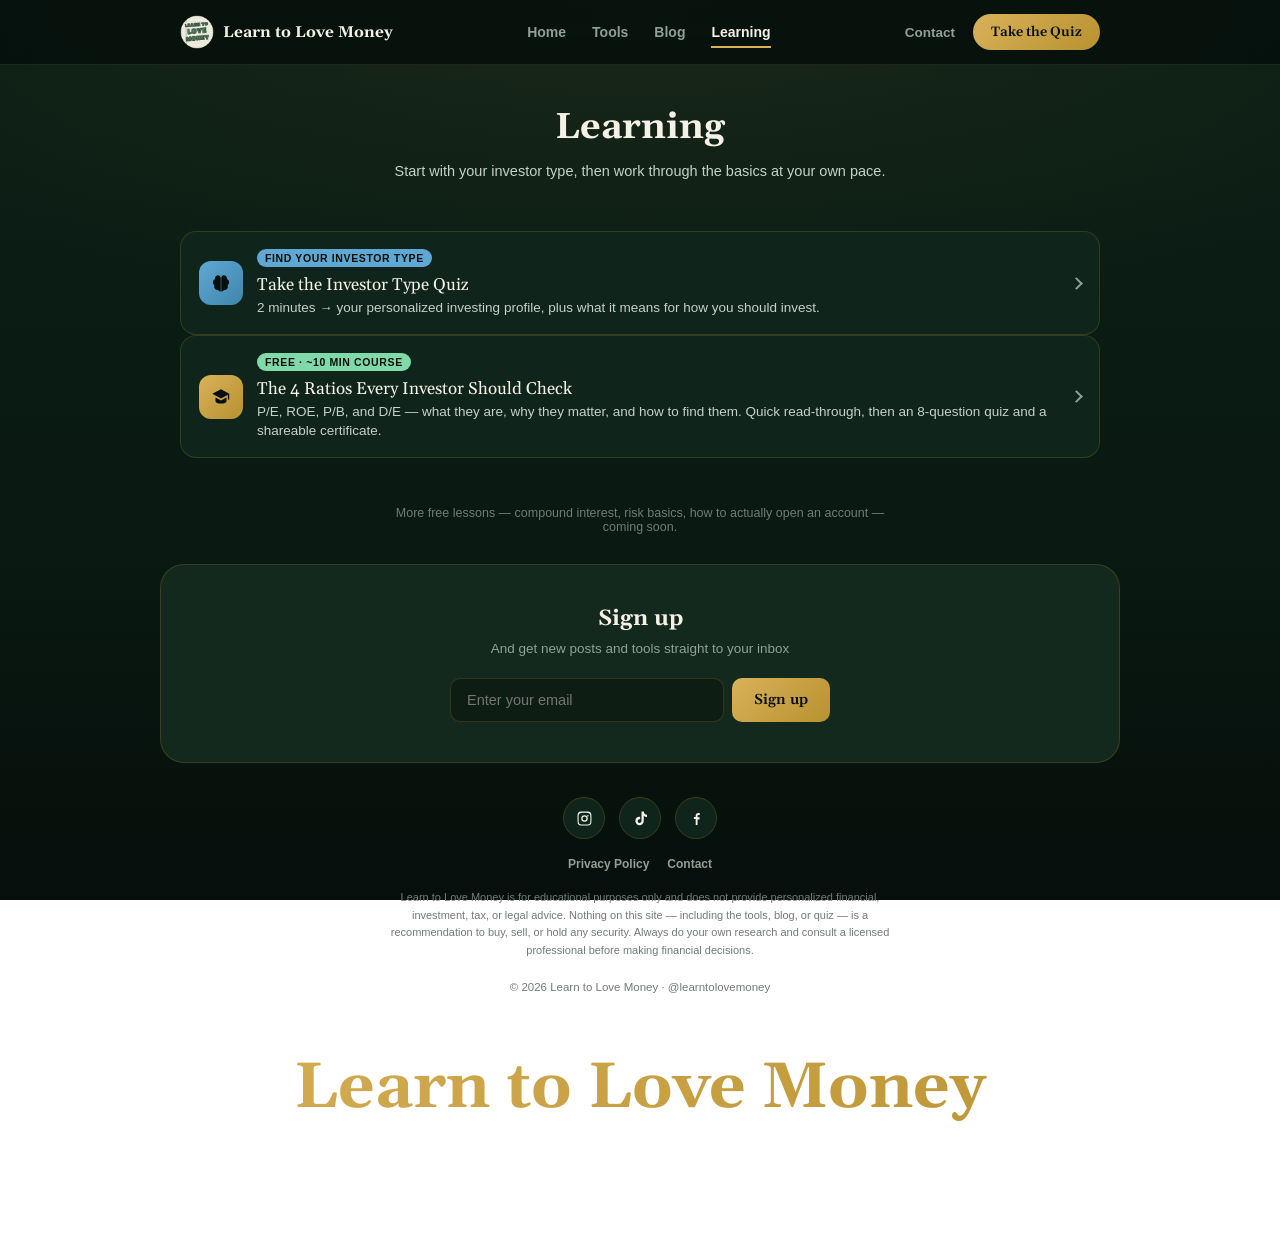
<file: learning/index.html>
<!--
  ============================================================================
  LEARN TO LOVE MONEY — LEARNING
  ============================================================================
  Listing page for free lessons and the Investor Type Quiz. Add a new
  "GUIDE CARD" block below as more learning content gets built.
  ============================================================================
-->
<!doctype html>
<html lang="en">
<head>
<meta charset="UTF-8" />
<meta name="viewport" content="width=device-width, initial-scale=1, viewport-fit=cover" />
<title>Learning — Learn to Love Money</title>
<meta name="description" content="Free lessons on the basics of investing, plus the Investor Type Quiz." />
<meta name="theme-color" content="#0C1F16" />
<link rel="icon" type="image/x-icon" href="../assets/favicon.ico" />
<link rel="icon" type="image/png" sizes="32x32" href="../assets/favicon-32.png" />
<link rel="icon" type="image/png" sizes="16x16" href="../assets/favicon-16.png" />
<link rel="apple-touch-icon" sizes="180x180" href="../assets/apple-touch-icon.png" />

<meta property="og:type" content="website" />
<meta property="og:url" content="https://learntolovemoney.com/learning/" />
<meta property="og:title" content="Learning — Learn to Love Money" />
<meta property="og:description" content="Free lessons on the basics of investing, plus the Investor Type Quiz." />
<meta property="og:image" content="https://learntolovemoney.com/assets/og-image.png" />
<meta property="og:image:width" content="1200" />
<meta property="og:image:height" content="630" />
<meta name="twitter:card" content="summary_large_image" />
<meta name="twitter:title" content="Learning — Learn to Love Money" />
<meta name="twitter:description" content="Free lessons on the basics of investing, plus the Investor Type Quiz." />
<meta name="twitter:image" content="https://learntolovemoney.com/assets/og-image.png" />

<link rel="preconnect" href="https://fonts.googleapis.com" />
<link rel="preconnect" href="https://fonts.gstatic.com" crossorigin />
<link href="https://fonts.googleapis.com/css2?family=Gelasio:wght@400;500;700&display=swap" rel="stylesheet" />
<link rel="stylesheet" href="../assets/site.css" />

<style>
  .page-header {
    max-width: 560px;
    margin: 0 auto;
    padding: 40px 20px 8px;
    text-align: center;
  }

  .page-title { font-size: clamp(28px, 6vw, 36px); margin-bottom: 10px; }
  .page-sub { font-size: 14.5px; color: var(--body-copy); line-height: 1.6; margin: 0; }

  .coming-soon-note {
    max-width: 560px;
    margin: 8px auto 0;
    padding: 0 20px;
    font-size: 12.5px;
    color: var(--footnote);
    text-align: center;
  }
</style>
</head>
<body>

<nav class="site-nav">
  <div class="site-nav-inner">
    <a class="nav-logo" href="../index.html">
      <span class="nav-logo-mark">
        <img src="../assets/logo.png" alt="Learn to Love Money logo" />
      </span>
      <span class="nav-logo-text">Learn to Love Money</span>
    </a>
    <ul class="nav-links">
      <li><a href="../index.html">Home</a></li>
      <li><a href="../tools/index.html">Tools</a></li>
      <li><a href="../blogs/index.html">Blog</a></li>
      <li><a href="../learning/index.html" class="active">Learning</a></li>
    </ul>
    <div class="nav-actions">
      <a class="nav-contact" href="mailto:Learntolovemoney@gmail.com">Contact</a>
      <a class="nav-cta" href="../quiz/index.html">Take the Quiz</a>
    </div>
    <button class="nav-toggle" data-nav-toggle aria-label="Menu"><span></span><span></span><span></span></button>
  </div>
  <div class="nav-mobile-panel" data-nav-mobile>
    <a href="../index.html">Home</a>
    <a href="../tools/index.html">Tools</a>
    <a href="../blogs/index.html">Blog</a>
    <a href="../learning/index.html" class="active">Learning</a>
  </div>
</nav>

<header class="page-header">
  <h1 class="page-title">Learning</h1>
  <p class="page-sub">Start with your investor type, then work through the basics at your own pace.</p>
</header>

<section class="rail shell">
  <!-- ========================= GUIDE CARD (quiz) — edit here ========================= -->
  <a class="list-card" href="../quiz/index.html">
    <span class="list-card-icon" style="background: linear-gradient(135deg, var(--blue), #3f86ad);">
      <svg viewBox="0 0 24 24" width="22" height="22" fill="currentColor" aria-hidden="true">
        <path d="M9 3.5c-2 0-3.5 1.5-3.5 3.3 0 .3 0 .5.1.8-1.4.6-2.4 2-2.4 3.6 0 1.4.7 2.6 1.8 3.3-.3.5-.5 1.1-.5 1.7 0 1.9 1.6 3.4 3.5 3.4.3 0 .6 0 .9-.1.5 1 1.6 1.7 2.8 1.7V6.8C11.7 5 10.5 3.5 9 3.5z"/>
        <path d="M15 3.5c2 0 3.5 1.5 3.5 3.3 0 .3 0 .5-.1.8 1.4.6 2.4 2 2.4 3.6 0 1.4-.7 2.6-1.8 3.3.3.5.5 1.1.5 1.7 0 1.9-1.6 3.4-3.5 3.4-.3 0-.6 0-.9-.1-.5 1-1.6 1.7-2.8 1.7V6.8c0-1.8 1.2-3.3 2.7-3.3z"/>
      </svg>
    </span>
    <div class="list-card-text">
      <span class="list-card-tag" style="background: var(--blue);">Find your investor type</span>
      <p class="list-card-title">Take the Investor Type Quiz</p>
      <p class="list-card-desc">2 minutes → your personalized investing profile, plus what it means for how you should invest.</p>
    </div>
    <span class="chevron"></span>
  </a>
  <a class="list-card" href="../ratios-course/index.html">
    <span class="list-card-icon" style="background: linear-gradient(135deg, var(--gold-bright), var(--gold));">
      <svg viewBox="0 0 24 24" width="22" height="22" fill="currentColor" aria-hidden="true">
        <path d="M12 3.5L2.5 8.5 12 13.5l7.5-4v5.3h1.5V8.5L12 3.5z"/>
        <path d="M6 12.6v3.9c0 1.5 2.7 2.7 6 2.7s6-1.2 6-2.7v-3.9l-6 3.1-6-3.1z"/>
      </svg>
    </span>
    <div class="list-card-text">
      <span class="list-card-tag">Free · ~10 min course</span>
      <p class="list-card-title">The 4 Ratios Every Investor Should Check</p>
      <p class="list-card-desc">P/E, ROE, P/B, and D/E — what they are, why they matter, and how to find them. Quick read-through, then an 8-question quiz and a shareable certificate.</p>
    </div>
    <span class="chevron"></span>
  </a>
  <!-- ADD MORE GUIDE CARDS HERE as new lessons/guides get built -->
</section>

<p class="coming-soon-note">More free lessons — compound interest, risk basics, how to actually open an account — coming soon.</p>

<footer class="site-footer">
  <div class="footer-newsletter">
    <h2>Sign up</h2>
    <p>And get new posts and tools straight to your inbox</p>
    <form class="footer-form" data-newsletter-form>
      <input type="email" placeholder="Enter your email" required aria-label="Email address" />
      <button type="submit">Sign up</button>
    </form>
    <p class="footer-form-success" data-newsletter-success>You're on the list — welcome in.</p>
  </div>

  <nav class="social-row" aria-label="Social media">
    <a class="social-icon" href="https://instagram.com/learntolovemoneyhq" target="_blank" rel="noopener" aria-label="Instagram">
      <svg viewBox="0 0 24 24"><path d="M12 2.2c3.2 0 3.6 0 4.85.07 3.25.15 4.77 1.69 4.92 4.92.06 1.25.07 1.63.07 4.81s-.01 3.56-.07 4.81c-.15 3.23-1.67 4.77-4.92 4.92-1.25.06-1.63.07-4.85.07s-3.6-.01-4.85-.07c-3.26-.15-4.77-1.7-4.92-4.92-.06-1.25-.07-1.63-.07-4.81s.01-3.56.07-4.81c.15-3.23 1.67-4.77 4.92-4.92C8.4 2.21 8.8 2.2 12 2.2zm0 1.8c-3.15 0-3.5.01-4.73.07-2.27.1-3.4 1.24-3.5 3.5-.06 1.23-.07 1.58-.07 4.73s.01 3.5.07 4.73c.1 2.26 1.23 3.4 3.5 3.5 1.23.06 1.58.07 4.73.07s3.5-.01 4.73-.07c2.26-.1 3.4-1.23 3.5-3.5.06-1.23.07-1.58.07-4.73s-.01-3.5-.07-4.73c-.1-2.26-1.24-3.4-3.5-3.5C15.5 4.01 15.15 4 12 4zm0 3.4a4.6 4.6 0 1 1 0 9.2 4.6 4.6 0 0 1 0-9.2zm0 1.8a2.8 2.8 0 1 0 0 5.6 2.8 2.8 0 0 0 0-5.6zm4.8-2.1a1.08 1.08 0 1 1 0 2.16 1.08 1.08 0 0 1 0-2.16z"/></svg>
    </a>
    <a class="social-icon" href="https://tiktok.com/@learntolovemoney" target="_blank" rel="noopener" aria-label="TikTok">
      <svg viewBox="0 0 24 24"><path d="M16.6 2h-3.2v13.6c0 1.5-1.2 2.7-2.7 2.7a2.7 2.7 0 0 1-2.7-2.7 2.7 2.7 0 0 1 2.7-2.7c.3 0 .55.03.8.1V9.7a5.9 5.9 0 0 0-.8-.05A5.9 5.9 0 0 0 4.8 15.5a5.9 5.9 0 0 0 5.9 5.9 5.9 5.9 0 0 0 5.9-5.9V8.4a8.2 8.2 0 0 0 4.6 1.4V6.6a4.9 4.9 0 0 1-4.6-4.6z"/></svg>
    </a>
    <a class="social-icon" href="https://www.facebook.com/profile.php?id=61593974612794" target="_blank" rel="noopener" aria-label="Facebook">
      <svg viewBox="0 0 24 24"><path d="M13.5 21v-7.6h2.6l.4-3h-3V8.4c0-.87.24-1.46 1.5-1.46H16.6V4.2c-.26-.03-1.13-.11-2.15-.11-2.13 0-3.58 1.3-3.58 3.68v2.05H8.3v3h2.57V21h2.63z"/></svg>
    </a>
  </nav>

  <div class="footer-links">
    <a href="../privacy/index.html">Privacy Policy</a>
    <a href="mailto:Learntolovemoney@gmail.com">Contact</a>
  </div>

  <p class="footer-disclaimer">Learn to Love Money is for educational purposes only and does not provide personalized financial, investment, tax, or legal advice. Nothing on this site — including the tools, blog, or quiz — is a recommendation to buy, sell, or hold any security. Always do your own research and consult a licensed professional before making financial decisions.</p>

  <p class="footer-copyright">&copy; <span id="ltlm-year">2026</span> Learn to Love Money · @learntolovemoney</p>
  <p class="footer-wordmark">Learn to Love Money</p>
</footer>

<script src="../assets/site.js"></script>
</body>
</html>
</file>
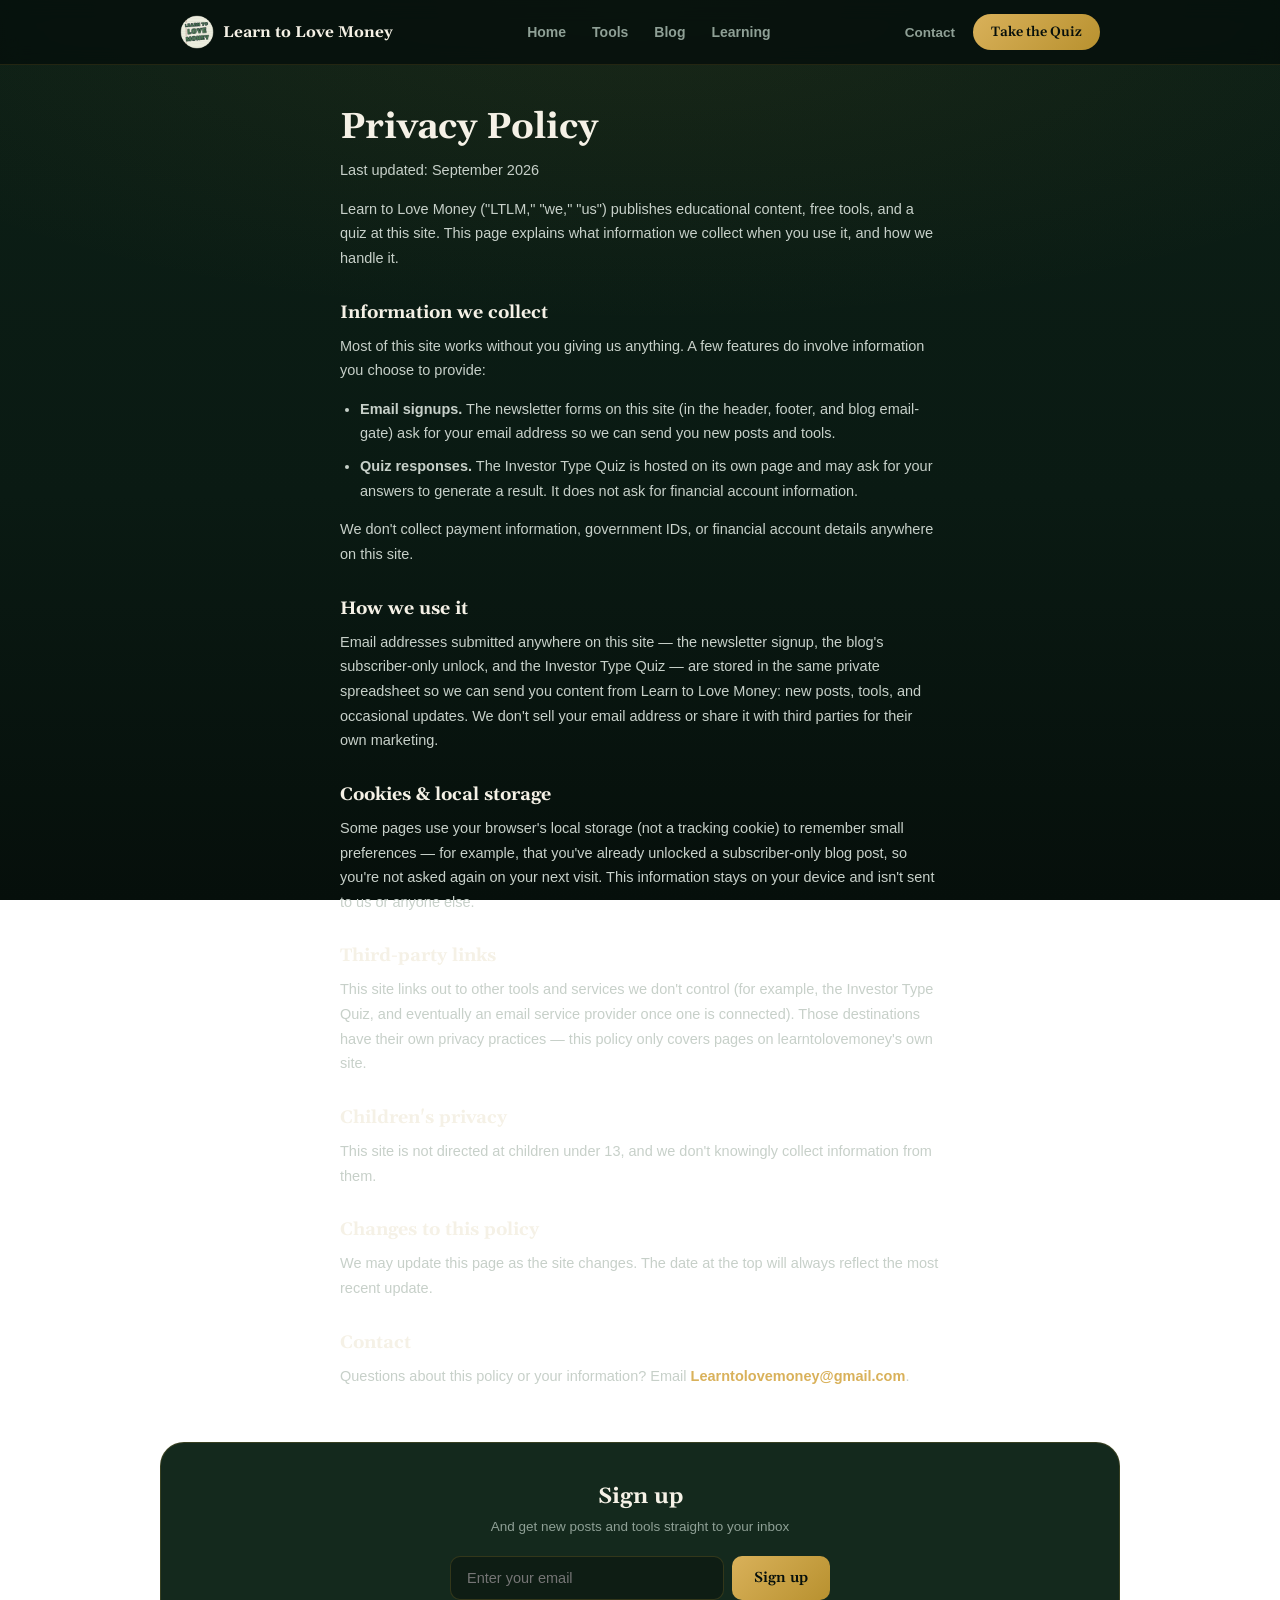
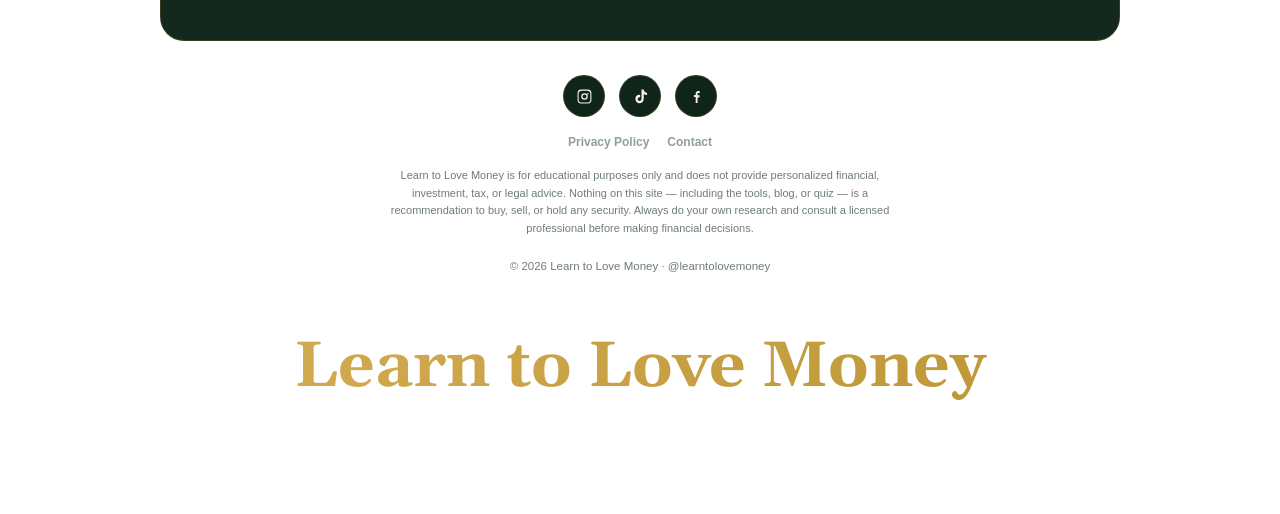
<file: privacy/index.html>
<!--
  ============================================================================
  LEARN TO LOVE MONEY — PRIVACY POLICY
  ============================================================================
  IMPORTANT: this is a plain-language starting template, not legal advice.
  Have an actual lawyer review this before you rely on it — the newsletter
  and blog-unlock forms now submit real emails to a Google Sheet via an
  Apps Script webhook (see LEAD_WEBHOOK_URL in assets/site.js), the same
  one the Investor Type Quiz uses.
  Update the "Last updated" date whenever you change this page.
  ============================================================================
-->
<!doctype html>
<html lang="en">
<head>
<meta charset="UTF-8" />
<meta name="viewport" content="width=device-width, initial-scale=1, viewport-fit=cover" />
<title>Privacy Policy — Learn to Love Money</title>
<meta name="description" content="How Learn to Love Money handles your information." />
<meta name="theme-color" content="#0C1F16" />
<link rel="icon" type="image/x-icon" href="../assets/favicon.ico" />
<link rel="icon" type="image/png" sizes="32x32" href="../assets/favicon-32.png" />
<link rel="icon" type="image/png" sizes="16x16" href="../assets/favicon-16.png" />
<link rel="apple-touch-icon" sizes="180x180" href="../assets/apple-touch-icon.png" />

<meta property="og:type" content="website" />
<meta property="og:url" content="https://learntolovemoney.com/privacy/" />
<meta property="og:title" content="Privacy Policy — Learn to Love Money" />
<meta property="og:description" content="How Learn to Love Money handles your information." />
<meta property="og:image" content="https://learntolovemoney.com/assets/og-image.png" />
<meta property="og:image:width" content="1200" />
<meta property="og:image:height" content="630" />
<meta name="twitter:card" content="summary_large_image" />
<meta name="twitter:title" content="Privacy Policy — Learn to Love Money" />
<meta name="twitter:description" content="How Learn to Love Money handles your information." />
<meta name="twitter:image" content="https://learntolovemoney.com/assets/og-image.png" />

<link rel="preconnect" href="https://fonts.googleapis.com" />
<link rel="preconnect" href="https://fonts.gstatic.com" crossorigin />
<link href="https://fonts.googleapis.com/css2?family=Gelasio:wght@400;500;700&display=swap" rel="stylesheet" />
<link rel="stylesheet" href="../assets/site.css" />

<style>
  .policy {
    max-width: 640px;
    margin: 0 auto;
    padding: 40px 20px 10px;
  }

  .policy-title { font-size: clamp(28px, 6vw, 36px); margin-bottom: 8px; }

  .policy-updated {
    font-size: 12.5px;
    color: var(--footnote);
    margin: 0 0 34px;
  }

  .policy h2 {
    font-size: 18px;
    margin: 30px 0 10px;
  }

  .policy p, .policy li {
    font-size: 14.5px;
    line-height: 1.7;
    color: var(--body-copy);
    margin: 0 0 14px;
  }

  .policy ul { margin: 0 0 14px; padding-left: 20px; }
  .policy li { margin-bottom: 8px; }

  .policy a { color: var(--gold-bright); font-weight: 600; }
</style>
</head>
<body>

<nav class="site-nav">
  <div class="site-nav-inner">
    <a class="nav-logo" href="../index.html">
      <span class="nav-logo-mark">
        <img src="../assets/logo.png" alt="Learn to Love Money logo" />
      </span>
      <span class="nav-logo-text">Learn to Love Money</span>
    </a>
    <ul class="nav-links">
      <li><a href="../index.html">Home</a></li>
      <li><a href="../tools/index.html">Tools</a></li>
      <li><a href="../blogs/index.html">Blog</a></li>
      <li><a href="../learning/index.html">Learning</a></li>
    </ul>
    <div class="nav-actions">
      <a class="nav-contact" href="mailto:Learntolovemoney@gmail.com">Contact</a>
      <a class="nav-cta" href="../quiz/index.html">Take the Quiz</a>
    </div>
    <button class="nav-toggle" data-nav-toggle aria-label="Menu"><span></span><span></span><span></span></button>
  </div>
  <div class="nav-mobile-panel" data-nav-mobile>
    <a href="../index.html">Home</a>
    <a href="../tools/index.html">Tools</a>
    <a href="../blogs/index.html">Blog</a>
    <a href="../learning/index.html">Learning</a>
  </div>
</nav>

<article class="policy">
  <h1 class="policy-title">Privacy Policy</h1>
  <p class="policy-updated">Last updated: September 2026</p>

  <p>Learn to Love Money ("LTLM," "we," "us") publishes educational content, free tools, and a quiz at this site. This page explains what information we collect when you use it, and how we handle it.</p>

  <h2>Information we collect</h2>
  <p>Most of this site works without you giving us anything. A few features do involve information you choose to provide:</p>
  <ul>
    <li><strong>Email signups.</strong> The newsletter forms on this site (in the header, footer, and blog email-gate) ask for your email address so we can send you new posts and tools.</li>
    <li><strong>Quiz responses.</strong> The Investor Type Quiz is hosted on its own page and may ask for your answers to generate a result. It does not ask for financial account information.</li>
  </ul>
  <p>We don't collect payment information, government IDs, or financial account details anywhere on this site.</p>

  <h2>How we use it</h2>
  <p>Email addresses submitted anywhere on this site — the newsletter signup, the blog's subscriber-only unlock, and the Investor Type Quiz — are stored in the same private spreadsheet so we can send you content from Learn to Love Money: new posts, tools, and occasional updates. We don't sell your email address or share it with third parties for their own marketing.</p>

  <h2>Cookies &amp; local storage</h2>
  <p>Some pages use your browser's local storage (not a tracking cookie) to remember small preferences — for example, that you've already unlocked a subscriber-only blog post, so you're not asked again on your next visit. This information stays on your device and isn't sent to us or anyone else.</p>

  <h2>Third-party links</h2>
  <p>This site links out to other tools and services we don't control (for example, the Investor Type Quiz, and eventually an email service provider once one is connected). Those destinations have their own privacy practices — this policy only covers pages on learntolovemoney's own site.</p>

  <h2>Children's privacy</h2>
  <p>This site is not directed at children under 13, and we don't knowingly collect information from them.</p>

  <h2>Changes to this policy</h2>
  <p>We may update this page as the site changes. The date at the top will always reflect the most recent update.</p>

  <h2>Contact</h2>
  <p>Questions about this policy or your information? Email <a href="mailto:Learntolovemoney@gmail.com">Learntolovemoney@gmail.com</a>.</p>
</article>

<footer class="site-footer">
  <div class="footer-newsletter">
    <h2>Sign up</h2>
    <p>And get new posts and tools straight to your inbox</p>
    <form class="footer-form" data-newsletter-form>
      <input type="email" placeholder="Enter your email" required aria-label="Email address" />
      <button type="submit">Sign up</button>
    </form>
    <p class="footer-form-success" data-newsletter-success>You're on the list — welcome in.</p>
  </div>

  <nav class="social-row" aria-label="Social media">
    <a class="social-icon" href="https://instagram.com/learntolovemoneyhq" target="_blank" rel="noopener" aria-label="Instagram">
      <svg viewBox="0 0 24 24"><path d="M12 2.2c3.2 0 3.6 0 4.85.07 3.25.15 4.77 1.69 4.92 4.92.06 1.25.07 1.63.07 4.81s-.01 3.56-.07 4.81c-.15 3.23-1.67 4.77-4.92 4.92-1.25.06-1.63.07-4.85.07s-3.6-.01-4.85-.07c-3.26-.15-4.77-1.7-4.92-4.92-.06-1.25-.07-1.63-.07-4.81s.01-3.56.07-4.81c.15-3.23 1.67-4.77 4.92-4.92C8.4 2.21 8.8 2.2 12 2.2zm0 1.8c-3.15 0-3.5.01-4.73.07-2.27.1-3.4 1.24-3.5 3.5-.06 1.23-.07 1.58-.07 4.73s.01 3.5.07 4.73c.1 2.26 1.23 3.4 3.5 3.5 1.23.06 1.58.07 4.73.07s3.5-.01 4.73-.07c2.26-.1 3.4-1.23 3.5-3.5.06-1.23.07-1.58.07-4.73s-.01-3.5-.07-4.73c-.1-2.26-1.24-3.4-3.5-3.5C15.5 4.01 15.15 4 12 4zm0 3.4a4.6 4.6 0 1 1 0 9.2 4.6 4.6 0 0 1 0-9.2zm0 1.8a2.8 2.8 0 1 0 0 5.6 2.8 2.8 0 0 0 0-5.6zm4.8-2.1a1.08 1.08 0 1 1 0 2.16 1.08 1.08 0 0 1 0-2.16z"/></svg>
    </a>
    <a class="social-icon" href="https://tiktok.com/@learntolovemoney" target="_blank" rel="noopener" aria-label="TikTok">
      <svg viewBox="0 0 24 24"><path d="M16.6 2h-3.2v13.6c0 1.5-1.2 2.7-2.7 2.7a2.7 2.7 0 0 1-2.7-2.7 2.7 2.7 0 0 1 2.7-2.7c.3 0 .55.03.8.1V9.7a5.9 5.9 0 0 0-.8-.05A5.9 5.9 0 0 0 4.8 15.5a5.9 5.9 0 0 0 5.9 5.9 5.9 5.9 0 0 0 5.9-5.9V8.4a8.2 8.2 0 0 0 4.6 1.4V6.6a4.9 4.9 0 0 1-4.6-4.6z"/></svg>
    </a>
    <a class="social-icon" href="https://www.facebook.com/profile.php?id=61593974612794" target="_blank" rel="noopener" aria-label="Facebook">
      <svg viewBox="0 0 24 24"><path d="M13.5 21v-7.6h2.6l.4-3h-3V8.4c0-.87.24-1.46 1.5-1.46H16.6V4.2c-.26-.03-1.13-.11-2.15-.11-2.13 0-3.58 1.3-3.58 3.68v2.05H8.3v3h2.57V21h2.63z"/></svg>
    </a>
  </nav>

  <div class="footer-links">
    <a href="../privacy/index.html">Privacy Policy</a>
    <a href="mailto:Learntolovemoney@gmail.com">Contact</a>
  </div>

  <p class="footer-disclaimer">Learn to Love Money is for educational purposes only and does not provide personalized financial, investment, tax, or legal advice. Nothing on this site — including the tools, blog, or quiz — is a recommendation to buy, sell, or hold any security. Always do your own research and consult a licensed professional before making financial decisions.</p>

  <p class="footer-copyright">&copy; <span id="ltlm-year">2026</span> Learn to Love Money · @learntolovemoney</p>
  <p class="footer-wordmark">Learn to Love Money</p>
</footer>

<script src="../assets/site.js"></script>
</body>
</html>
</file>
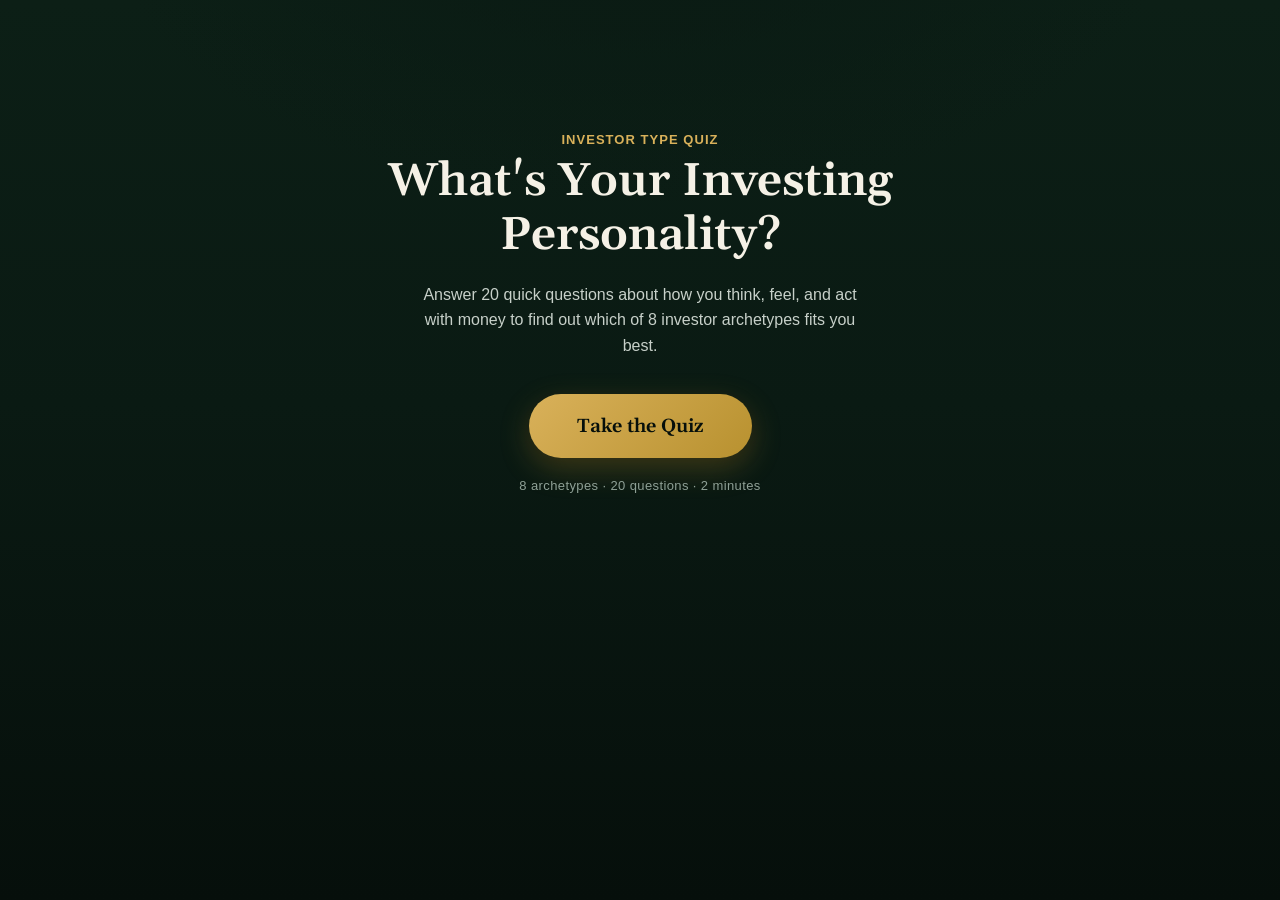
<file: quiz/index.html>
<!DOCTYPE html>
<html lang="en">
<head>
<meta charset="UTF-8">
<link rel="icon" type="image/x-icon" href="../assets/favicon.ico" />
<link rel="icon" type="image/png" sizes="32x32" href="../assets/favicon-32.png" />
<link rel="icon" type="image/png" sizes="16x16" href="../assets/favicon-16.png" />
<link rel="apple-touch-icon" sizes="180x180" href="../assets/apple-touch-icon.png" />
<meta name="viewport" content="width=device-width, initial-scale=1.0">
<title>Investing Profile Quiz</title>

<meta property="og:type" content="website">
<meta property="og:title" content="What's Your Investing Personality?">
<meta property="og:description" content="8 archetypes. 20 questions. 2 minutes. Take the free quiz to find out.">
<meta property="og:image" content="https://learntolovemoney.com/quiz/og-image-v2.png">
<meta property="og:image:width" content="1200">
<meta property="og:image:height" content="630">
<meta property="og:url" content="https://learntolovemoney.com/quiz/">
<meta name="twitter:card" content="summary_large_image">
<meta name="twitter:title" content="What's Your Investing Personality?">
<meta name="twitter:description" content="8 archetypes. 20 questions. 2 minutes. Take the free quiz to find out.">
<meta name="twitter:image" content="https://learntolovemoney.com/quiz/og-image-v2.png">

<link rel="preconnect" href="https://fonts.googleapis.com">
<link rel="preconnect" href="https://fonts.gstatic.com" crossorigin>
<link href="https://fonts.googleapis.com/css2?family=Gelasio:ital,wght@0,400;0,500;0,600;0,700;1,400;1,600&display=swap" rel="stylesheet">
<style>
  :root {
    /* LTLM brand palette */
    --bg-base: #0C1F16;
    --bg-mid: #0A1A13;
    --bg-deep: #060F0B;

    --card-top: #14291D;
    --card-bottom: #0E2016;
    --card-border: rgba(184, 145, 47, 0.22);
    --card-border-hover: rgba(217, 177, 90, 0.55);

    --gold: #B8912F;
    --gold-bright: #D9B15A;
    --mint: #7FD9A8;
    --blue: #5FA8D3;
    --rust: #D9695A;

    --cream: #F5F1E6;
    --body-copy: #C7D0C9;
    --muted-label: #8FA096;
    --footnote: #6E7D74;

    --font-heading: 'Gelasio', Georgia, serif;
    --font-body: -apple-system, BlinkMacSystemFont, 'Segoe UI', Roboto, 'Liberation Sans', sans-serif;
  }

  * { box-sizing: border-box; }

  html {
    background: var(--bg-deep);
  }

  body {
    margin: 0;
    min-height: 100vh;
    background:
      radial-gradient(ellipse 900px 500px at 50% -10%, var(--bg-mid) 0%, transparent 60%),
      linear-gradient(180deg, var(--bg-base) 0%, var(--bg-mid) 45%, var(--bg-deep) 100%);
    background-attachment: fixed;
    color: var(--body-copy);
    font-family: var(--font-body);
    display: flex;
    align-items: flex-start;
    justify-content: center;
    padding: 24px 16px;
  }

  @media (max-width: 480px) {
    body {
      padding: 16px 12px;
    }
  }

  :focus {
    outline: none;
  }

  :focus-visible {
    outline: 2px solid var(--gold-bright);
    outline-offset: 2px;
  }

  h1, h2, h3 {
    font-family: var(--font-heading);
    color: var(--cream);
  }

  .quiz-container, .results-container {
    width: 100%;
    max-width: 560px;
  }

  .hidden {
    display: none !important;
  }

  /* ---------- Home screen ---------- */

  .home-container {
    width: 100%;
    max-width: 560px;
    display: flex;
    flex-direction: column;
    align-items: center;
    text-align: center;
    padding-top: 12vh;
  }

  .home-title {
    font-family: var(--font-heading);
    font-weight: 600;
    color: var(--cream);
    font-size: clamp(30px, 6.5vw, 46px);
    line-height: 1.18;
    margin: 0 0 18px 0;
  }

  .home-subtitle {
    font-size: 16px;
    line-height: 1.6;
    color: var(--body-copy);
    max-width: 440px;
    margin: 0 0 36px 0;
  }

  .take-quiz-btn {
    font-family: var(--font-heading);
    font-weight: 600;
    font-size: 19px;
    color: var(--bg-deep);
    background: linear-gradient(135deg, var(--gold-bright), var(--gold) 100%);
    border: none;
    border-radius: 999px;
    padding: 20px 48px;
    cursor: pointer;
    box-shadow: 0 10px 30px rgba(184, 145, 47, 0.3), 0 4px 14px rgba(0, 0, 0, 0.35);
    transition: box-shadow 0.15s ease, filter 0.15s ease;
  }

  @media (prefers-reduced-motion: no-preference) {
    .take-quiz-btn {
      transition: transform 0.15s ease, box-shadow 0.15s ease, filter 0.15s ease;
    }

    .take-quiz-btn:hover {
      transform: translateY(-2px) scale(1.02);
    }

    .take-quiz-btn:active {
      transform: translateY(0) scale(0.99);
    }
  }

  .take-quiz-btn:hover {
    filter: brightness(1.06);
    box-shadow: 0 14px 36px rgba(184, 145, 47, 0.4), 0 6px 18px rgba(0, 0, 0, 0.4);
  }

  .home-meta {
    margin-top: 20px;
    font-size: 13px;
    letter-spacing: 0.03em;
    color: var(--muted-label);
  }

  /* ---------- Quiz screens ---------- */

  .progress-track {
    width: 100%;
    height: 8px;
    background: var(--card-bottom);
    border: 1px solid var(--card-border);
    border-radius: 999px;
    overflow: hidden;
    margin-bottom: 12px;
  }

  .progress-fill {
    height: 100%;
    background: linear-gradient(90deg, var(--gold), var(--gold-bright));
    border-radius: 999px;
    transition: width 0.3s ease;
    width: 5%;
  }

  .progress-label {
    font-size: 13px;
    color: var(--muted-label);
    margin-bottom: 32px;
    text-align: right;
  }

  .question-text {
    font-family: var(--font-heading);
    font-weight: 600;
    color: var(--cream);
    font-size: clamp(20px, 4vw, 26px);
    line-height: 1.4;
    margin: 0 0 28px 0;
  }

  .options {
    display: flex;
    flex-direction: column;
    gap: 12px;
    margin-bottom: 32px;
  }

  button {
    -webkit-tap-highlight-color: transparent;
    touch-action: manipulation;
  }

  .option {
    background: linear-gradient(160deg, var(--card-top), var(--card-bottom));
    border: 1.5px solid var(--card-border);
    border-radius: 12px;
    padding: 16px 18px;
    font-family: var(--font-body);
    font-size: 15px;
    line-height: 1.5;
    color: var(--body-copy);
    text-align: left;
    cursor: pointer;
    user-select: none;
    -webkit-user-select: none;
    transition: border-color 0.15s ease, background 0.15s ease;
  }

  @media (prefers-reduced-motion: no-preference) {
    .option {
      transition: border-color 0.15s ease, background 0.15s ease, transform 0.15s ease;
    }

    .option:hover, .option:active {
      transform: scale(1.01);
    }
  }

  .option:hover {
    border-color: var(--card-border-hover);
  }

  .option.selected {
    border-color: var(--mint);
    background: linear-gradient(160deg, rgba(127, 217, 168, 0.14), var(--card-bottom));
    color: var(--cream);
  }

  .option:focus-visible {
    outline: 2px solid var(--gold-bright);
    outline-offset: 2px;
    border-color: var(--gold-bright);
  }

  .nav-row {
    display: flex;
    justify-content: flex-end;
  }

  .next-btn {
    font-family: var(--font-heading);
    font-weight: 600;
    font-size: 15px;
    color: var(--bg-deep);
    background: linear-gradient(135deg, var(--gold-bright), var(--gold));
    border: none;
    border-radius: 10px;
    padding: 14px 32px;
    cursor: pointer;
    transition: filter 0.15s ease, opacity 0.15s ease;
  }

  .next-btn:hover:not(:disabled) {
    filter: brightness(1.08);
  }

  .next-btn:disabled {
    opacity: 0.35;
    cursor: not-allowed;
  }

  .retake-btn {
    font-family: var(--font-heading);
    font-weight: 600;
    font-size: 15px;
    color: var(--gold-bright);
    background: transparent;
    border: 1.5px solid var(--gold);
    border-radius: 10px;
    padding: 13px 30px;
    cursor: pointer;
    transition: border-color 0.15s ease, background 0.15s ease, color 0.15s ease;
  }

  .retake-btn:hover {
    border-color: var(--gold-bright);
    background: rgba(184, 145, 47, 0.1);
  }

  /* ---------- Results screen ---------- */

  .results-eyebrow {
    font-size: 13px;
    letter-spacing: 0.08em;
    text-transform: uppercase;
    color: var(--gold-bright);
    font-weight: 600;
    margin: 0 0 8px 0;
  }

  .archetype-name {
    font-family: var(--font-heading);
    font-weight: 600;
    color: var(--cream);
    font-size: clamp(28px, 6vw, 38px);
    line-height: 1.2;
    margin: 0 0 16px 0;
  }

  .archetype-description {
    font-size: 16px;
    line-height: 1.6;
    color: var(--body-copy);
    margin: 0 0 32px 0;
  }

  .teaser {
    font-size: 17px;
    line-height: 1.55;
    color: var(--body-copy);
    margin: 0 0 28px 0;
  }

  /* ---------- Email gate ---------- */

  .locked-section {
    position: relative;
    padding-top: 24px;
    margin-top: 24px;
    border-top: 1px solid var(--card-border);
  }

  .locked-section.locked {
    max-height: 190px;
    overflow: hidden;
    filter: blur(4px);
    user-select: none;
    pointer-events: none;
    transition: filter 0.5s ease;
  }

  .gate-fade {
    display: none;
  }

  .locked-section.locked .gate-fade {
    display: block;
    position: absolute;
    inset: 0;
    background: linear-gradient(to bottom, transparent 25%, var(--bg-base) 90%);
  }

  .email-gate {
    position: relative;
    z-index: 2;
    background: linear-gradient(160deg, var(--card-top), var(--card-bottom));
    border: 1px solid var(--card-border);
    border-radius: 16px;
    padding: 24px;
    margin-top: -36px;
    box-shadow: 0 12px 32px rgba(0, 0, 0, 0.4);
    transition: opacity 0.4s ease;
  }

  .email-gate.gate-hidden {
    opacity: 0;
  }

  .gate-eyebrow {
    font-family: var(--font-heading);
    font-weight: 600;
    color: var(--cream);
    font-size: 16px;
    margin: 0 0 8px 0;
  }

  .gate-copy {
    font-size: 14px;
    line-height: 1.55;
    color: var(--body-copy);
    margin: 0 0 18px 0;
  }

  .email-form {
    display: flex;
    flex-direction: column;
    gap: 12px;
  }

  .email-input {
    width: 100%;
    background: var(--bg-deep);
    border: 1.5px solid var(--card-border);
    border-radius: 10px;
    padding: 13px 16px;
    font-family: var(--font-body);
    font-size: 15px;
    color: var(--cream);
  }

  .email-input::placeholder {
    color: var(--footnote);
  }

  .email-input:focus-visible {
    outline: 2px solid var(--gold-bright);
    outline-offset: 2px;
    border-color: var(--gold-bright);
  }

  .email-input[aria-invalid="true"] {
    border-color: var(--rust);
  }

  .unlock-btn {
    font-family: var(--font-heading);
    font-weight: 600;
    font-size: 15px;
    color: var(--bg-deep);
    background: linear-gradient(135deg, var(--gold-bright), var(--gold));
    border: none;
    border-radius: 10px;
    padding: 14px 24px;
    cursor: pointer;
    transition: filter 0.15s ease, opacity 0.15s ease;
  }

  .unlock-btn:hover:not(:disabled) {
    filter: brightness(1.08);
  }

  .unlock-btn:disabled {
    opacity: 0.6;
    cursor: default;
  }

  .email-error {
    font-size: 13px;
    color: var(--rust);
    margin: 4px 0 0 0;
  }

  .email-microcopy {
    font-size: 12px;
    line-height: 1.5;
    color: var(--footnote);
    margin: 12px 0 0 0;
  }

  .full-results {
    opacity: 0;
    transition: opacity 0.6s ease;
  }

  .full-results.revealed {
    opacity: 1;
  }

  .tier-badge {
    display: inline-block;
    font-family: var(--font-heading);
    font-weight: 600;
    font-size: 12px;
    letter-spacing: 0.05em;
    text-transform: uppercase;
    padding: 6px 14px;
    border-radius: 999px;
    margin-bottom: 24px;
  }

  .tier-badge.confirmed {
    background: rgba(127, 217, 168, 0.16);
    color: var(--mint);
  }

  .tier-badge.caveat {
    background: rgba(184, 145, 47, 0.2);
    color: var(--gold-bright);
  }

  .tier-badge.rerouted {
    background: rgba(217, 105, 90, 0.18);
    color: var(--rust);
  }

  .results-section {
    border-top: 1px solid var(--card-border);
    padding-top: 24px;
    margin-top: 24px;
  }

  .results-section h2 {
    font-family: var(--font-heading);
    font-size: 18px;
    font-weight: 600;
    color: var(--cream);
    margin: 0 0 14px 0;
  }

  .results-section p {
    font-size: 15px;
    line-height: 1.65;
    color: var(--body-copy);
    margin: 0 0 12px 0;
  }

  .reason-list {
    margin: 0 0 4px 0;
    padding-left: 20px;
  }

  .reason-list li {
    font-size: 15px;
    line-height: 1.6;
    margin-bottom: 10px;
    color: var(--body-copy);
  }

  .dimension-table {
    width: 100%;
    border-collapse: collapse;
    margin-bottom: 20px;
    font-size: 14px;
  }

  .dimension-table th, .dimension-table td {
    text-align: left;
    padding: 10px 8px;
    border-bottom: 1px solid var(--card-border);
  }

  .dimension-table th {
    color: var(--muted-label);
    font-weight: 500;
    font-size: 12px;
    text-transform: uppercase;
    letter-spacing: 0.04em;
  }

  .dimension-table td.num {
    font-family: var(--font-heading);
    font-weight: 600;
    color: var(--blue);
  }

  .dimension-table th:last-child, .dimension-table td:last-child {
    color: var(--gold-bright);
  }

  .dimension-table td.num:last-of-type {
    color: var(--gold-bright);
  }

  .tier-note {
    background: linear-gradient(160deg, var(--card-top), var(--card-bottom));
    border: 1px solid var(--card-border);
    border-radius: 12px;
    padding: 16px 18px;
    font-size: 15px;
    line-height: 1.6;
    color: var(--body-copy);
  }

  .tier-note strong {
    color: var(--gold-bright);
  }

  .retake-row {
    margin-top: 36px;
    display: flex;
    justify-content: center;
  }

  /* ---------- QA scoring breakdown ---------- */

  .qa-toggle {
    margin-top: 8px;
  }

  .qa-toggle summary {
    cursor: pointer;
    font-family: var(--font-heading);
    font-weight: 600;
    font-size: 14px;
    color: var(--gold-bright);
    padding: 8px 0;
    list-style: none;
  }

  .qa-toggle summary::-webkit-details-marker {
    display: none;
  }

  .qa-toggle summary::before {
    content: '▸';
    display: inline-block;
    margin-right: 8px;
    transition: transform 0.15s ease;
  }

  .qa-toggle[open] summary::before {
    transform: rotate(90deg);
  }

  .qa-toggle summary:focus-visible {
    outline: 2px solid var(--gold-bright);
    outline-offset: 4px;
  }

  .table-wrap {
    overflow-x: auto;
    -webkit-overflow-scrolling: touch;
  }

  .qa-table {
    width: 100%;
    table-layout: fixed;
    border-collapse: collapse;
    margin-top: 12px;
    font-size: 13px;
  }

  .qa-table th:last-child, .qa-table td:last-child {
    width: 84px;
  }

  .qa-table th, .qa-table td {
    text-align: left;
    padding: 9px 8px;
    border-bottom: 1px solid var(--card-border);
    white-space: normal;
    word-break: break-word;
    vertical-align: middle;
  }

  .qa-table th {
    color: var(--muted-label);
    font-weight: 500;
    font-size: 11px;
    text-transform: uppercase;
    letter-spacing: 0.04em;
  }

  .qa-table td.num {
    font-family: var(--font-heading);
    font-weight: 600;
    color: var(--blue);
    white-space: nowrap;
  }

  .qa-table tr.is-winner {
    background: rgba(184, 145, 47, 0.08);
  }

  .qa-tag {
    display: inline-block;
    font-size: 10px;
    font-weight: 600;
    letter-spacing: 0.03em;
    text-transform: uppercase;
    padding: 3px 7px;
    border-radius: 6px;
    margin: 3px 6px 0 0;
  }

  .qa-tag.stage1 {
    background: rgba(143, 160, 150, 0.16);
    color: var(--muted-label);
  }

  .qa-tag.final {
    background: rgba(184, 145, 47, 0.25);
    color: var(--gold-bright);
  }

  /* ---------- Disclaimer ---------- */

  .disclaimer {
    margin-top: 32px;
    padding-top: 20px;
    border-top: 1px solid var(--card-border);
    font-size: 12.5px;
    line-height: 1.6;
    color: var(--footnote);
  }

  .disclaimer strong {
    color: var(--muted-label);
  }

  /* ---------- Mobile-friendly tweaks ---------- */

  @media (max-width: 480px) {
    .home-container {
      padding-top: 8vh;
    }

    .take-quiz-btn {
      width: 100%;
      padding: 18px 24px;
      font-size: 17px;
    }

    .question-text {
      margin-bottom: 22px;
    }

    .option {
      padding: 14px 16px;
      font-size: 14px;
    }

    .next-btn, .retake-btn {
      width: 100%;
      padding: 14px 24px;
    }

    .nav-row {
      justify-content: stretch;
    }

    .archetype-name {
      font-size: 26px;
    }

    .results-section {
      padding-top: 20px;
      margin-top: 20px;
    }

    .dimension-table, .qa-table {
      font-size: 13px;
    }
  }
</style>
</head>
<body>

<div class="home-container" id="homeContainer">
  <p class="results-eyebrow">Investor Type Quiz</p>
  <h1 class="home-title">What's Your Investing Personality?</h1>
  <p class="home-subtitle">Answer 20 quick questions about how you think, feel, and act with money to find out which of 8 investor archetypes fits you best.</p>
  <button class="take-quiz-btn" id="takeQuizBtn">Take the Quiz</button>
  <p class="home-meta">8 archetypes · 20 questions · 2 minutes</p>
</div>

<div class="quiz-container hidden" id="quizContainer">
  <div class="progress-track">
    <div class="progress-fill" id="progressFill"></div>
  </div>
  <div class="progress-label" id="progressLabel">Question 1 of 20</div>

  <h1 class="question-text" id="questionText"></h1>

  <div class="options" id="optionsContainer"></div>

  <div class="nav-row">
    <button class="next-btn" id="nextBtn" disabled>Next</button>
  </div>
</div>

<div class="results-container hidden" id="resultsContainer"></div>

<script>
  const questions = [
    {
      text: "What appeals to you most when evaluating a potential investment?",
      options: [
        { label: "A high-quality, well-run business trading at a fair price that I could hold for decades", scores: { BuffettCompounder: 2 }, reason: "You gravitate toward high-quality, understandable businesses you can hold for decades rather than chasing what's exciting right now." },
        { label: "A company disrupting its industry with a long runway for growth, even if it's not \"cheap\"", scores: { GrowthChaser: 2 }, reason: "You're drawn to disruptive companies with long growth runways, even when the price isn't obviously cheap." },
        { label: "A company that pays me steady cash regardless of what the stock price does", scores: { IncomeBuilder: 2 }, reason: "You prioritize investments that pay you steady cash over ones that simply grow in value." },
        { label: "I'd rather not evaluate individual companies at all", scores: { PassiveOptimizer: 2 }, reason: "You'd rather not pick individual companies at all — broad, hands-off exposure suits you better." },
        { label: "A reasonably priced company with above-average growth prospects — not the cheapest, not the flashiest", scores: { GARPHybrid: 2 }, reason: "You look for a middle ground — real growth potential at a price that's still reasonable, not the cheapest or the flashiest option." }
      ]
    },
    {
      text: "A stock has crashed 50% and is deeply out of favor with the market. Your reaction?",
      options: [
        { label: "That's exactly where I look — undervalued, unloved, and potentially mispriced", scores: { ContrarianDeepValue: 2 }, reason: "When a stock craters and falls out of favor, you see a mispriced opportunity rather than a warning sign." },
        { label: "Could be interesting, but only if fundamentals still support solid growth", scores: { GARPHybrid: 1 }, reason: "You're open to buying into weakness, but only when the underlying growth fundamentals still hold up." },
        { label: "I'd want to see signs of stabilization or an upward trend before touching it", scores: { MomentumTrader: 2 }, reason: "You wait for a stock to show signs of stabilizing or trending back up before getting involved." },
        { label: "Not my style — I prefer proven, stable businesses, not turnarounds", scores: { BuffettCompounder: 1 }, reason: "You prefer proven, stable businesses over trying to time a turnaround." },
        { label: "I'd rather stay diversified than pick through the wreckage myself", scores: { PassiveOptimizer: 2 }, reason: "You'd rather stay diversified than sift through distressed situations yourself." }
      ]
    },
    {
      text: "A stock is surging on strong momentum and heavy media attention. Your instinct?",
      options: [
        { label: "That's a signal worth acting on — trends tend to continue", scores: { MomentumTrader: 2 }, reason: "You treat strong price momentum and heavy attention as a signal worth acting on." },
        { label: "I'd check if the fundamentals justify the price before jumping in", scores: { GARPHybrid: 1 }, reason: "Even when a stock is hot, you check whether the fundamentals actually justify the price before buying." },
        { label: "Hype makes me cautious — I'd rather wait or avoid it entirely", scores: { BuffettCompounder: 1 }, reason: "Hype makes you cautious, and you'd rather wait out the excitement or avoid it altogether." },
        { label: "I'd rather own it as a small speculative position, not a core holding", scores: { BarbellAllocator: 2 }, reason: "You're willing to take a small speculative swing on a trending stock, but only as a side bet, not a core holding." },
        { label: "Doesn't matter to me — I don't react to individual stock news", scores: { PassiveOptimizer: 1 }, reason: "Stock-specific news and hype don't really factor into how you invest." }
      ]
    },
    {
      text: "How do you feel about paying a premium price for a fast-growing company?",
      options: [
        { label: "Worth it if the growth story is real and the runway is long", scores: { GrowthChaser: 2 }, reason: "You're willing to pay a premium for a fast grower as long as the growth story and runway are real." },
        { label: "Only within reason — I want growth and a defensible price", scores: { GARPHybrid: 2 }, reason: "You want growth, but only within reason — a defensible price still matters to you." },
        { label: "I'd rather pay fair value for a proven business than a premium for a promise", scores: { BuffettCompounder: 1 }, reason: "You'd rather pay fair value for a proven business than a premium for a promise." },
        { label: "I'd rather not — overpaying for anything makes me uncomfortable", scores: { ContrarianDeepValue: 1 }, reason: "Overpaying for anything makes you uncomfortable, growth story or not." },
        { label: "I don't think about individual valuations at all", scores: { PassiveOptimizer: 1 }, reason: "Individual valuations aren't really part of how you think about investing." }
      ]
    },
    {
      text: "What role does cash income (dividends) play in how you think about investing?",
      options: [
        { label: "It's central — I want my portfolio generating income I can see and use", scores: { IncomeBuilder: 2 }, reason: "Generating visible, usable cash income is central to how you think about your portfolio." },
        { label: "Nice to have, but not a priority — I care more about total growth", scores: { GrowthChaser: 1 }, reason: "Dividends are a nice-to-have, but you care more about total growth than cash income." },
        { label: "Doesn't matter much either way", scores: { PassiveOptimizer: 1 }, reason: "Dividend income doesn't factor much into your investing decisions either way." },
        { label: "I'd rather reinvest everything for compounding than take cash out", scores: { BuffettCompounder: 1 }, reason: "You'd rather reinvest everything and let it compound than take cash out along the way." },
        { label: "I like having some income-generating holdings as a stable \"base\" alongside riskier bets", scores: { BarbellAllocator: 1 }, reason: "You like having some income-generating holdings as a stable base alongside riskier bets." }
      ]
    },
    {
      text: "How do you feel about holding a small number of concentrated positions vs. broad diversification?",
      options: [
        { label: "I'd rather hold a small number of businesses I really understand and believe in", scores: { BuffettCompounder: 2 }, reason: "You'd rather hold a small number of businesses you deeply understand and believe in than spread yourself thin." },
        { label: "I want broad, low-cost diversification and nothing more", scores: { PassiveOptimizer: 2 }, reason: "Broad, low-cost diversification is enough for you — nothing more concentrated is needed." },
        { label: "I like a diversified core, with a smaller slice set aside for higher-risk/higher-reward bets", scores: { BarbellAllocator: 2 }, reason: "You like a diversified core with a smaller slice carved out for higher-risk, higher-reward bets." },
        { label: "I'm comfortable concentrating in names I've researched deeply, even unpopular ones", scores: { ContrarianDeepValue: 1 }, reason: "You're comfortable concentrating in names you've researched deeply, even when they're unpopular." },
        { label: "I'll concentrate in whatever's working right now, and rotate as that changes", scores: { MomentumTrader: 1 }, reason: "You concentrate in whatever's working right now and rotate as that changes." }
      ]
    },
    {
      text: "Which best describes how you want to make buy/sell decisions?",
      options: [
        { label: "Based on fundamentals — earnings, competitive position, valuation", scores: { GARPHybrid: 1, BuffettCompounder: 1 }, reason: "You make buy and sell decisions based on fundamentals — earnings, competitive position, and valuation." },
        { label: "Based on price action and trends — what the chart/market is telling me", scores: { MomentumTrader: 2 }, reason: "You make decisions based on price action and what the market/trend is telling you." },
        { label: "Based on a fund manager's or index's decisions, not my own stock-by-stock calls", scores: { PassiveOptimizer: 2 }, reason: "You'd rather let a fund manager or index make the stock-by-stock calls than do it yourself." },
        { label: "Based on finding the biggest gap between a stock's price and what I think it's really worth", scores: { ContrarianDeepValue: 2 }, reason: "You look for the biggest gap between a stock's price and what you believe it's really worth." },
        { label: "Based on identifying long-term secular trends and riding them", scores: { GrowthChaser: 2 }, reason: "You identify long-term secular trends and build positions around riding them." }
      ]
    },
    {
      text: "If you had to describe your ideal investing outcome in one sentence, which is closest?",
      options: [
        { label: "\"I steadily compound wealth by owning great businesses for a long time.\"", scores: { BuffettCompounder: 2 }, reason: "Your ideal outcome is steadily compounding wealth by owning great businesses for a long time." },
        { label: "\"I catch the next big thing early and let it run.\"", scores: { GrowthChaser: 2 }, reason: "Your ideal outcome is catching the next big thing early and letting it run." },
        { label: "\"I build a portfolio that pays me, year after year.\"", scores: { IncomeBuilder: 2 }, reason: "Your ideal outcome is building a portfolio that pays you, year after year." },
        { label: "\"I do as little as possible and still capture market returns.\"", scores: { PassiveOptimizer: 2 }, reason: "Your ideal outcome is doing as little as possible while still capturing market returns." },
        { label: "\"I mix safety with a few high-conviction, high-upside swings.\"", scores: { BarbellAllocator: 2 }, reason: "Your ideal outcome is mixing safety with a few high-conviction, high-upside swings." }
      ]
    }
  ];

  const stage2Questions = [
    // Risk Tolerance
    {
      dimension: 'Risk',
      text: "Your portfolio drops 25% in a month. What's your honest reaction?",
      options: [
        { label: "I'd sell most or all of it — I can't stomach watching it keep falling", points: 1 },
        { label: "I'd sell some to reduce my exposure", points: 2 },
        { label: "I'd leave it alone and wait it out", points: 3 },
        { label: "I'd hold and probably look at whether it's a buying opportunity", points: 4 },
        { label: "I'd see it as a sale and put more money in", points: 5 }
      ]
    },
    {
      dimension: 'Risk',
      text: "Which statement is closest to how you think about your money?",
      options: [
        { label: "My top priority is not losing what I've put in", points: 1 },
        { label: "I want steady, predictable growth over big swings", points: 2 },
        { label: "I'm fine with some ups and downs if it means better long-term growth", points: 3 },
        { label: "I'm comfortable with real volatility in exchange for higher potential returns", points: 4 },
        { label: "I'd rather chase the biggest possible gains, even if that means big losses are possible too", points: 5 }
      ]
    },
    {
      dimension: 'Risk',
      text: "Which of these two hypothetical investments would you choose?",
      options: [
        { label: "A guaranteed 4-5%/year return, no volatility", points: 1 },
        { label: "Mostly steady returns, small chance of a rough year", points: 2 },
        { label: "A mix — some steady, some higher-upside positions", points: 3 },
        { label: "Average ~8-10%/year, but with real chance of a rough year or two", points: 4 },
        { label: "Higher potential returns, but real chance of large swings in either direction", points: 5 }
      ]
    },
    {
      dimension: 'Risk',
      text: "When you see market volatility in the news (a big drop, a crash headline, etc.), what's your gut reaction?",
      options: [
        { label: "Anxious — I want to check my accounts and consider protecting my money", points: 1 },
        { label: "Uneasy, but I try not to act on it", points: 2 },
        { label: "Neutral — it doesn't really change how I feel", points: 3 },
        { label: "Curious — I start looking for opportunities", points: 4 },
        { label: "Energized — volatility is part of what makes investing interesting to me", points: 5 }
      ]
    },
    // Time Horizon
    {
      dimension: 'Horizon',
      text: "When do you realistically expect to need this money?",
      options: [
        { label: "Within the next 1-2 years", points: 1 },
        { label: "In the next 3-5 years", points: 2 },
        { label: "In the next 5-10 years", points: 3 },
        { label: "10-20 years from now", points: 4 },
        { label: "20+ years from now / no specific timeline", points: 5 }
      ]
    },
    {
      dimension: 'Horizon',
      text: "What's this money mainly earmarked for?",
      options: [
        { label: "A near-term expense (house down payment, wedding, emergency fund)", points: 1 },
        { label: "A mid-term goal I can roughly picture (career change, buying property later)", points: 2 },
        { label: "A long-term goal without a fixed date (financial independence, \"building wealth\")", points: 3 },
        { label: "Retirement, decades out", points: 4 },
        { label: "I don't have a specific goal — this is open-ended, long-term growth", points: 5 }
      ]
    },
    {
      dimension: 'Horizon',
      text: "If this account dropped 30% tomorrow, how long could you leave it untouched without needing to withdraw?",
      options: [
        { label: "I might need to withdraw within months regardless", points: 1 },
        { label: "Less than a year", points: 2 },
        { label: "1-3 years", points: 3 },
        { label: "3-10 years", points: 4 },
        { label: "10+ years — I wouldn't need to touch it", points: 5 }
      ]
    },
    {
      dimension: 'Horizon',
      text: "How many years until your target goal (retirement, major purchase, etc.)?",
      options: [
        { label: "Less than 2 years", points: 1 },
        { label: "2-5 years", points: 2 },
        { label: "5-10 years", points: 3 },
        { label: "10-20 years", points: 4 },
        { label: "20+ years", points: 5 }
      ]
    },
    // Involvement Level
    {
      dimension: 'Involvement',
      text: "How much time do you want to spend actively managing your investments?",
      options: [
        { label: "As close to zero as possible — I want to set it and forget it", points: 1 },
        { label: "A few minutes a month to check in", points: 2 },
        { label: "An hour or two a month researching or rebalancing", points: 3 },
        { label: "Several hours a month — I enjoy digging into companies and trends", points: 4 },
        { label: "As much time as it takes — I want to be deeply hands-on", points: 5 }
      ]
    },
    {
      dimension: 'Involvement',
      text: "Which appeals to you more?",
      options: [
        { label: "A single fund that handles everything for me", points: 1 },
        { label: "A small number of funds I occasionally rebalance", points: 2 },
        { label: "A mix of funds and a few individual stocks I've chosen", points: 3 },
        { label: "Mostly individual stocks I've researched myself", points: 4 },
        { label: "Actively trading individual positions based on ongoing research", points: 5 }
      ]
    },
    {
      dimension: 'Involvement',
      text: "How do you feel about reading a company's financial filings (10-Ks, earnings reports) before investing in it?",
      options: [
        { label: "That sounds exhausting — I'd rather not", points: 1 },
        { label: "I'd skim a summary if someone else wrote it", points: 2 },
        { label: "I'd read the highlights myself", points: 3 },
        { label: "I'd read the full thing for companies I'm seriously considering", points: 4 },
        { label: "I find that kind of research genuinely enjoyable", points: 5 }
      ]
    },
    {
      dimension: 'Involvement',
      text: "How often do you want to check your portfolio?",
      options: [
        { label: "Rarely — maybe once a year", points: 1 },
        { label: "A few times a year", points: 2 },
        { label: "Monthly", points: 3 },
        { label: "Weekly", points: 4 },
        { label: "Daily or near-daily", points: 5 }
      ]
    }
  ];

  const archetypeIdealProfiles = {
    PassiveOptimizer: { Risk: 2, Horizon: 4, Involvement: 1 },
    IncomeBuilder: { Risk: 2, Horizon: 4, Involvement: 2 },
    BuffettCompounder: { Risk: 3, Horizon: 5, Involvement: 4 },
    GARPHybrid: { Risk: 3, Horizon: 4, Involvement: 4 },
    GrowthChaser: { Risk: 5, Horizon: 5, Involvement: 3 },
    ContrarianDeepValue: { Risk: 4, Horizon: 4, Involvement: 5 },
    MomentumTrader: { Risk: 4, Horizon: 2, Involvement: 5 },
    BarbellAllocator: { Risk: 4, Horizon: 4, Involvement: 3 }
  };

  const archetypeDisplayNames = {
    PassiveOptimizer: "Passive Optimizer",
    IncomeBuilder: "Income Builder",
    BuffettCompounder: "Buffett Compounder",
    GARPHybrid: "GARP Hybrid",
    GrowthChaser: "Growth Chaser",
    ContrarianDeepValue: "Contrarian/Deep Value",
    MomentumTrader: "Momentum Trader",
    BarbellAllocator: "Barbell Allocator"
  };

  const archetypeDescriptions = {
    BuffettCompounder: "You're drawn to high-quality, well-run businesses that you can understand deeply and hold for the long haul. Rather than chasing trends, you look for durable competitive advantages and fair prices, betting on patience and compounding over time rather than speed.",
    GrowthChaser: "You're comfortable paying up for a company with a long growth runway, even if it isn't \"cheap\" by traditional measures. You're willing to ride out volatility in exchange for the chance to own tomorrow's category leaders early.",
    IncomeBuilder: "You prioritize investments that pay you consistently, regardless of what happens to the stock price day to day. Cash flow and stability matter more to you than maximizing total growth.",
    PassiveOptimizer: "You'd rather capture the market's overall returns with minimal effort than try to pick winners. Low cost, broad diversification, and staying out of your own way are your guiding principles.",
    GARPHybrid: "You want growth, but you're not willing to overpay for it. You look for companies with real growth potential trading at a reasonable price — a middle path between value discipline and growth investing.",
    ContrarianDeepValue: "You're drawn to unloved, undervalued, or out-of-favor investments that the broader market has overlooked or overreacted to. You're comfortable being early and being different from the crowd.",
    MomentumTrader: "You believe trends tend to continue, and you're comfortable acting on price action and market sentiment rather than waiting for a \"story\" to fully play out. This style rewards active attention and quick decision-making.",
    BarbellAllocator: "You keep a stable, diversified core while carving out a smaller portion of your portfolio for higher-risk, higher-upside bets. This lets you pursue big swings without putting your whole portfolio at risk."
  };

  const archetypeTeasers = {
    BuffettCompounder: "You compound wealth patiently by owning great businesses for the long haul.",
    GrowthChaser: "You chase tomorrow's category leaders early, even when they're not cheap.",
    IncomeBuilder: "You build a portfolio that pays you steady cash, year after year.",
    PassiveOptimizer: "You capture the market's returns with minimal effort and maximum simplicity.",
    GARPHybrid: "You hunt for real growth at a price that still makes sense.",
    ContrarianDeepValue: "You find opportunity where everyone else sees a mess.",
    MomentumTrader: "You ride the trend and act while the story is still unfolding.",
    BarbellAllocator: "You pair a stable core with a few high-conviction, high-upside bets."
  };

  const EMAIL_WEBHOOK_URL = "https://script.google.com/macros/s/AKfycbywlaoZkkPTDIIpYXgf0YwxQmGavEN5T4LQNUlMp_NUrsuEFkBEH5YEj8v5oGIv0EDtPQ/exec";

  const archetypeScores = {
    BuffettCompounder: 0,
    GrowthChaser: 0,
    IncomeBuilder: 0,
    PassiveOptimizer: 0,
    GARPHybrid: 0,
    ContrarianDeepValue: 0,
    MomentumTrader: 0,
    BarbellAllocator: 0
  };

  const totalQuestions = questions.length + stage2Questions.length;

  let currentQuestion = 0;
  let stage = 1; // 1 = archetype questions, 2 = risk/horizon/involvement questions
  let selectedOptionIndex = null;
  let winningArchetype = null;

  // Tie-break state (set right after Stage 1 completes)
  let stage1Tie = false;
  let tieCandidates = null; // [archetypeA, archetypeB] when stage1Tie is true

  // Override/reroute state (set after Stage 2 completes)
  let finalTier = null; // 'confirmed' | 'caveat' | 'rerouted'
  let finalArchetype = null;
  let originalArchetype = null; // only meaningfully different from finalArchetype when rerouted
  let dimensionContributions = null; // dimensions ranked by weighted gap, largest first

  let dimensionAnswers = { Risk: [], Horizon: [], Involvement: [] };
  let dimensionAverages = { Risk: 0, Horizon: 0, Involvement: 0 };
  let mismatchScore = null;
  let stage1AnswerLog = []; // { archetype: points } contributions per answered Stage 1 question, plus reason text
  let allArchetypeMismatches = []; // [{ archetype, mismatch }] for all 8, computed once Stage 2 is done
  let emailUnlocked = false; // true once the user has submitted a valid email on the results screen

  const homeContainer = document.getElementById('homeContainer');
  const takeQuizBtn = document.getElementById('takeQuizBtn');
  const quizContainer = document.getElementById('quizContainer');
  const resultsContainer = document.getElementById('resultsContainer');
  const questionText = document.getElementById('questionText');
  const optionsContainer = document.getElementById('optionsContainer');
  const nextBtn = document.getElementById('nextBtn');
  const progressFill = document.getElementById('progressFill');
  const progressLabel = document.getElementById('progressLabel');

  function getRankedArchetypes() {
    return Object.entries(archetypeScores)
      .sort((a, b) => b[1] - a[1])
      .map(([archetype, score]) => ({ archetype, score }));
  }

  function resolveStage1Result() {
    const ranked = getRankedArchetypes();
    const top = ranked[0];
    const second = ranked[1];

    if (Math.abs(top.score - second.score) <= 1) {
      stage1Tie = true;
      tieCandidates = [top.archetype, second.archetype];
      winningArchetype = null; // decided after Stage 2 mismatch comparison
    } else {
      stage1Tie = false;
      tieCandidates = null;
      winningArchetype = top.archetype;
    }
  }

  function calcMismatch(dimAvg, ideal) {
    return (
      2 * Math.abs(dimAvg.Risk - ideal.Risk) +
      1 * Math.abs(dimAvg.Horizon - ideal.Horizon) +
      2 * Math.abs(dimAvg.Involvement - ideal.Involvement)
    );
  }

  function getDimensionContributions(dimAvg, ideal) {
    return [
      { dimension: 'Risk', gap: 2 * Math.abs(dimAvg.Risk - ideal.Risk) },
      { dimension: 'Horizon', gap: 1 * Math.abs(dimAvg.Horizon - ideal.Horizon) },
      { dimension: 'Involvement', gap: 2 * Math.abs(dimAvg.Involvement - ideal.Involvement) }
    ].sort((a, b) => b.gap - a.gap);
  }

  function renderQuestion() {
    selectedOptionIndex = null;
    nextBtn.disabled = true;

    const q = stage === 1 ? questions[currentQuestion] : stage2Questions[currentQuestion];
    questionText.textContent = q.text;

    const questionsAnswered = stage === 1 ? currentQuestion : questions.length + currentQuestion;
    progressFill.style.width = `${((questionsAnswered + 1) / totalQuestions) * 100}%`;
    progressLabel.textContent = `Question ${questionsAnswered + 1} of ${totalQuestions}`;

    optionsContainer.innerHTML = '';
    q.options.forEach((option, index) => {
      const btn = document.createElement('button');
      btn.className = 'option';
      btn.textContent = option.label;
      btn.addEventListener('click', () => selectOption(index));
      optionsContainer.appendChild(btn);
    });

    const isFinalQuestion = stage === 2 && currentQuestion === stage2Questions.length - 1;
    nextBtn.textContent = isFinalQuestion ? 'Finish' : 'Next';
  }

  function selectOption(index) {
    selectedOptionIndex = index;
    nextBtn.disabled = false;

    const optionEls = optionsContainer.querySelectorAll('.option');
    optionEls.forEach((el, i) => {
      el.classList.toggle('selected', i === index);
    });
  }

  function applyStage1Scores() {
    const chosen = questions[currentQuestion].options[selectedOptionIndex];
    for (const archetype in chosen.scores) {
      archetypeScores[archetype] += chosen.scores[archetype];
    }
    stage1AnswerLog.push({ scores: chosen.scores, reason: chosen.reason });
  }

  function applyStage2Scores() {
    const q = stage2Questions[currentQuestion];
    const chosen = q.options[selectedOptionIndex];
    dimensionAnswers[q.dimension].push(chosen.points);
  }

  function average(arr) {
    return arr.reduce((sum, n) => sum + n, 0) / arr.length;
  }

  function finishQuiz() {
    dimensionAverages.Risk = average(dimensionAnswers.Risk);
    dimensionAverages.Horizon = average(dimensionAnswers.Horizon);
    dimensionAverages.Involvement = average(dimensionAnswers.Involvement);

    if (stage1Tie) {
      // Calculate mismatch against BOTH tied candidates; lower mismatch wins the tie.
      const [candidateA, candidateB] = tieCandidates;
      const mismatchA = calcMismatch(dimensionAverages, archetypeIdealProfiles[candidateA]);
      const mismatchB = calcMismatch(dimensionAverages, archetypeIdealProfiles[candidateB]);

      winningArchetype = mismatchA <= mismatchB ? candidateA : candidateB;
      mismatchScore = Math.min(mismatchA, mismatchB);
    } else {
      mismatchScore = calcMismatch(dimensionAverages, archetypeIdealProfiles[winningArchetype]);
    }

    originalArchetype = winningArchetype;
    dimensionContributions = getDimensionContributions(dimensionAverages, archetypeIdealProfiles[winningArchetype]);

    // Mismatch score for ALL 8 archetypes — used for the reroute search and the QA breakdown table.
    allArchetypeMismatches = Object.keys(archetypeIdealProfiles)
      .map(archetype => ({
        archetype,
        mismatch: calcMismatch(dimensionAverages, archetypeIdealProfiles[archetype])
      }))
      .sort((a, b) => a.mismatch - b.mismatch);

    // Override/reroute tiers
    if (mismatchScore <= 4) {
      finalTier = 'confirmed';
      finalArchetype = winningArchetype;
    } else if (mismatchScore <= 9) {
      finalTier = 'caveat';
      finalArchetype = winningArchetype;
    } else {
      finalTier = 'rerouted';
      finalArchetype = allArchetypeMismatches[0].archetype;
    }

    renderResults();
  }

  // ---------- Results rendering ----------

  function dimensionSentence(dimension, userVal, idealVal) {
    const diff = userVal - idealVal;
    if (Math.abs(diff) < 0.5) return null;

    if (dimension === 'Involvement') {
      return diff < 0
        ? "This archetype typically involves active company research, but your involvement score came in low — consider a fund or ETF built around this style rather than picking individual stocks yourself."
        : "This archetype typically requires less hands-on involvement than you're looking for — you may want to supplement it with more active research or a satellite of individual picks.";
    }

    if (dimension === 'Risk') {
      return diff < 0
        ? "Your comfort with volatility came in lower than this style usually requires, which can make it hard to stick with during a rough stretch."
        : "You're more comfortable with volatility than this style typically involves — you may find it doesn't fully use your risk appetite.";
    }

    // Horizon
    return diff < 0
      ? "Your time horizon is shorter than what this approach typically assumes, which may not give the strategy enough runway to fully play out."
      : "Your time horizon is longer than this approach typically requires, giving you more flexibility than the archetype assumes.";
  }

  function getTopReasons(archetype, count) {
    return stage1AnswerLog
      .filter(entry => entry.scores[archetype])
      .sort((a, b) => b.scores[archetype] - a.scores[archetype])
      .slice(0, count)
      .map(entry => entry.reason);
  }

  function buildDimensionTable(ideal) {
    const rows = [
      { label: 'Risk Tolerance', user: dimensionAverages.Risk, ideal: ideal.Risk },
      { label: 'Time Horizon', user: dimensionAverages.Horizon, ideal: ideal.Horizon },
      { label: 'Involvement Level', user: dimensionAverages.Involvement, ideal: ideal.Involvement }
    ];

    return `
      <table class="dimension-table">
        <thead>
          <tr><th>Dimension</th><th>Your Score</th><th>Archetype Ideal</th></tr>
        </thead>
        <tbody>
          ${rows.map(r => `
            <tr>
              <td>${r.label}</td>
              <td class="num">${r.user.toFixed(1)}</td>
              <td class="num">${r.ideal.toFixed(1)}</td>
            </tr>
          `).join('')}
        </tbody>
      </table>
    `;
  }

  function buildTierNote() {
    const finalName = archetypeDisplayNames[finalArchetype];
    const originalName = archetypeDisplayNames[originalArchetype];

    if (finalTier === 'confirmed') {
      return `<div class="tier-note">Your risk tolerance, time horizon, and involvement level line up well with the <strong>${finalName}</strong> approach — the way you think about investing matches how you're actually likely to behave with your money.</div>`;
    }

    if (finalTier === 'caveat') {
      const topDims = dimensionContributions.filter(d => d.gap > 0).slice(0, 2);
      const sentences = topDims
        .map(d => dimensionSentence(d.dimension, dimensionAverages[d.dimension], archetypeIdealProfiles[finalArchetype][d.dimension]))
        .filter(Boolean);
      return `<div class="tier-note">The <strong>${finalName}</strong> label still fits your investing philosophy best, but there's a gap worth knowing about. ${sentences.join(' ')}</div>`;
    }

    // rerouted
    const topDims = dimensionContributions.filter(d => d.gap > 0).slice(0, 2);
    const dimNames = topDims.map(d => d.dimension).join(' and ');
    const sentences = topDims
      .map(d => dimensionSentence(d.dimension, dimensionAverages[d.dimension], archetypeIdealProfiles[originalArchetype][d.dimension]))
      .filter(Boolean);
    return `<div class="tier-note">Your Stage 1 answers pointed toward the <strong>${originalName}</strong> philosophy, but your ${dimNames} didn't support that approach in practice. Based on how you actually behave with money, you've been matched instead with <strong>${finalName}</strong>. ${sentences.join(' ')}</div>`;
  }

  function buildQASection() {
    const rows = allArchetypeMismatches.map(entry => {
      const isStage1Winner = entry.archetype === originalArchetype;
      const isFinal = entry.archetype === finalArchetype;
      const tags = [
        isStage1Winner ? '<span class="qa-tag stage1">Stage 1 Winner</span>' : '',
        isFinal ? '<span class="qa-tag final">Final Archetype</span>' : ''
      ].join('');

      return `
        <tr class="${isFinal ? 'is-winner' : ''}">
          <td>${archetypeDisplayNames[entry.archetype]}${tags}</td>
          <td class="num">${entry.mismatch.toFixed(1)}</td>
        </tr>
      `;
    }).join('');

    const tieNote = stage1Tie
      ? `<p>Stage 1 was a tie between <strong>${archetypeDisplayNames[tieCandidates[0]]}</strong> and <strong>${archetypeDisplayNames[tieCandidates[1]]}</strong>; the tie-break went to whichever had the lower Stage 2 mismatch score.</p>`
      : '';

    return `
      <details class="qa-toggle">
        <summary>See full scoring breakdown</summary>
        <div class="results-section" style="border-top: none; margin-top: 12px; padding-top: 0;">
          ${tieNote}
          <p>Mismatch score for all 8 archetypes, lowest (best fit) first:</p>
          <div class="table-wrap">
            <table class="qa-table">
              <thead>
                <tr><th>Archetype</th><th>Mismatch Score</th></tr>
              </thead>
              <tbody>
                ${rows}
              </tbody>
            </table>
          </div>
        </div>
      </details>
    `;
  }

  function isValidEmail(email) {
    return /^[^\s@]+@[^\s@]+\.[^\s@]+$/.test(email);
  }

  function unlockResults() {
    emailUnlocked = true;

    const whyWrap = document.getElementById('whyLandedHere');
    const gate = document.getElementById('emailGate');
    const full = document.getElementById('fullResults');

    whyWrap.classList.remove('locked');
    gate.classList.add('gate-hidden');
    full.classList.remove('hidden');
    requestAnimationFrame(() => full.classList.add('revealed'));

    setTimeout(() => { gate.style.display = 'none'; }, 400);
  }

  function handleEmailSubmit(event) {
    event.preventDefault();

    const emailInput = document.getElementById('emailInput');
    const emailError = document.getElementById('emailError');
    const unlockBtn = document.getElementById('unlockBtn');
    const email = emailInput.value.trim();

    if (!isValidEmail(email)) {
      emailError.classList.remove('hidden');
      emailInput.setAttribute('aria-invalid', 'true');
      return;
    }

    emailError.classList.add('hidden');
    emailInput.removeAttribute('aria-invalid');
    unlockBtn.disabled = true;
    unlockBtn.textContent = 'Unlocking...';

    // Apps Script webhooks don't return CORS headers, so the response is opaque under
    // mode: 'no-cors'. We can't read success/failure from it — reveal results optimistically
    // once the request has been sent, in both the resolve and reject paths.
    fetch(EMAIL_WEBHOOK_URL, {
      method: 'POST',
      mode: 'no-cors',
      headers: { 'Content-Type': 'text/plain' },
      body: JSON.stringify({ email, archetype: archetypeDisplayNames[finalArchetype] })
    })
      .then(unlockResults)
      .catch(unlockResults);
  }

  function renderResults() {
    const finalName = archetypeDisplayNames[finalArchetype];
    const reasons = getTopReasons(originalArchetype, 3);
    const tableIdeal = archetypeIdealProfiles[finalArchetype];

    resultsContainer.innerHTML = `
      <p class="results-eyebrow">Your Profile</p>
      <h1 class="archetype-name">${finalName}</h1>
      <p class="teaser">${archetypeTeasers[finalArchetype]}</p>

      <div class="locked-section locked" id="whyLandedHere">
        <h2>Why You Landed Here</h2>
        <ul class="reason-list">
          ${reasons.map(r => `<li>${r}</li>`).join('')}
        </ul>
        <div class="gate-fade"></div>
      </div>

      <div class="email-gate" id="emailGate">
        <p class="gate-eyebrow">🔒 Unlock Your Full Results</p>
        <p class="gate-copy">Enter your email to see exactly why you landed here, how your risk tolerance, time horizon, and involvement level compare to this archetype, and the full scoring breakdown.</p>
        <form class="email-form" id="emailForm" novalidate>
          <input type="email" class="email-input" id="emailInput" placeholder="you@example.com" autocomplete="email" required>
          <button type="submit" class="unlock-btn" id="unlockBtn">Unlock My Full Results</button>
        </form>
        <p class="email-error hidden" id="emailError">Please enter a valid email address.</p>
        <p class="email-microcopy">We'll only use this to send your results and occasional investing insights — no spam.</p>
      </div>

      <div class="full-results hidden" id="fullResults">
        <div class="results-section" style="border-top: none; padding-top: 0;">
          <span class="tier-badge ${finalTier}">${finalTier}</span>
          <p class="archetype-description">${archetypeDescriptions[finalArchetype]}</p>
        </div>

        <div class="results-section">
          <h2>How Your Risk Tolerance, Time Horizon, and Involvement Shape This</h2>
          ${buildDimensionTable(tableIdeal)}
          ${buildTierNote()}
        </div>

        <div class="results-section">
          ${buildQASection()}
        </div>

        <p class="disclaimer"><strong>Disclaimer:</strong> This quiz is for entertainment and self-reflection purposes only. It is not investment, financial, tax, or legal advice, and it does not constitute a recommendation to buy, sell, or hold any security or to adopt any particular investment strategy. The archetypes, scoring, and commentary are simplified generalizations and do not account for your complete financial situation, goals, or risk capacity. Nothing here should be relied upon when making investment decisions — consult a licensed financial advisor before making any investment or financial planning decisions.</p>
      </div>

      <div class="retake-row">
        <button class="retake-btn" id="retakeBtn">Retake Quiz</button>
      </div>
    `;

    quizContainer.classList.add('hidden');
    resultsContainer.classList.remove('hidden');

    document.getElementById('emailForm').addEventListener('submit', handleEmailSubmit);
    document.getElementById('retakeBtn').addEventListener('click', retakeQuiz);
  }

  function retakeQuiz() {
    currentQuestion = 0;
    stage = 1;
    selectedOptionIndex = null;
    winningArchetype = null;
    stage1Tie = false;
    tieCandidates = null;
    finalTier = null;
    finalArchetype = null;
    originalArchetype = null;
    dimensionContributions = null;
    dimensionAnswers = { Risk: [], Horizon: [], Involvement: [] };
    dimensionAverages = { Risk: 0, Horizon: 0, Involvement: 0 };
    mismatchScore = null;
    stage1AnswerLog = [];
    allArchetypeMismatches = [];
    emailUnlocked = false;
    for (const archetype in archetypeScores) archetypeScores[archetype] = 0;

    resultsContainer.classList.add('hidden');
    resultsContainer.innerHTML = '';
    quizContainer.classList.remove('hidden');

    renderQuestion();
  }

  nextBtn.addEventListener('click', () => {
    if (nextBtn.disabled || selectedOptionIndex === null) return;

    if (stage === 1) {
      applyStage1Scores();

      if (currentQuestion === questions.length - 1) {
        resolveStage1Result();
        stage = 2;
        currentQuestion = 0;
        renderQuestion();
        return;
      }

      currentQuestion++;
      renderQuestion();
      return;
    }

    // stage 2
    applyStage2Scores();

    if (currentQuestion === stage2Questions.length - 1) {
      finishQuiz();
      return;
    }

    currentQuestion++;
    renderQuestion();
  });

  takeQuizBtn.addEventListener('click', () => {
    homeContainer.classList.add('hidden');
    quizContainer.classList.remove('hidden');
    renderQuestion();
  });
</script>

</body>
</html>
</file>
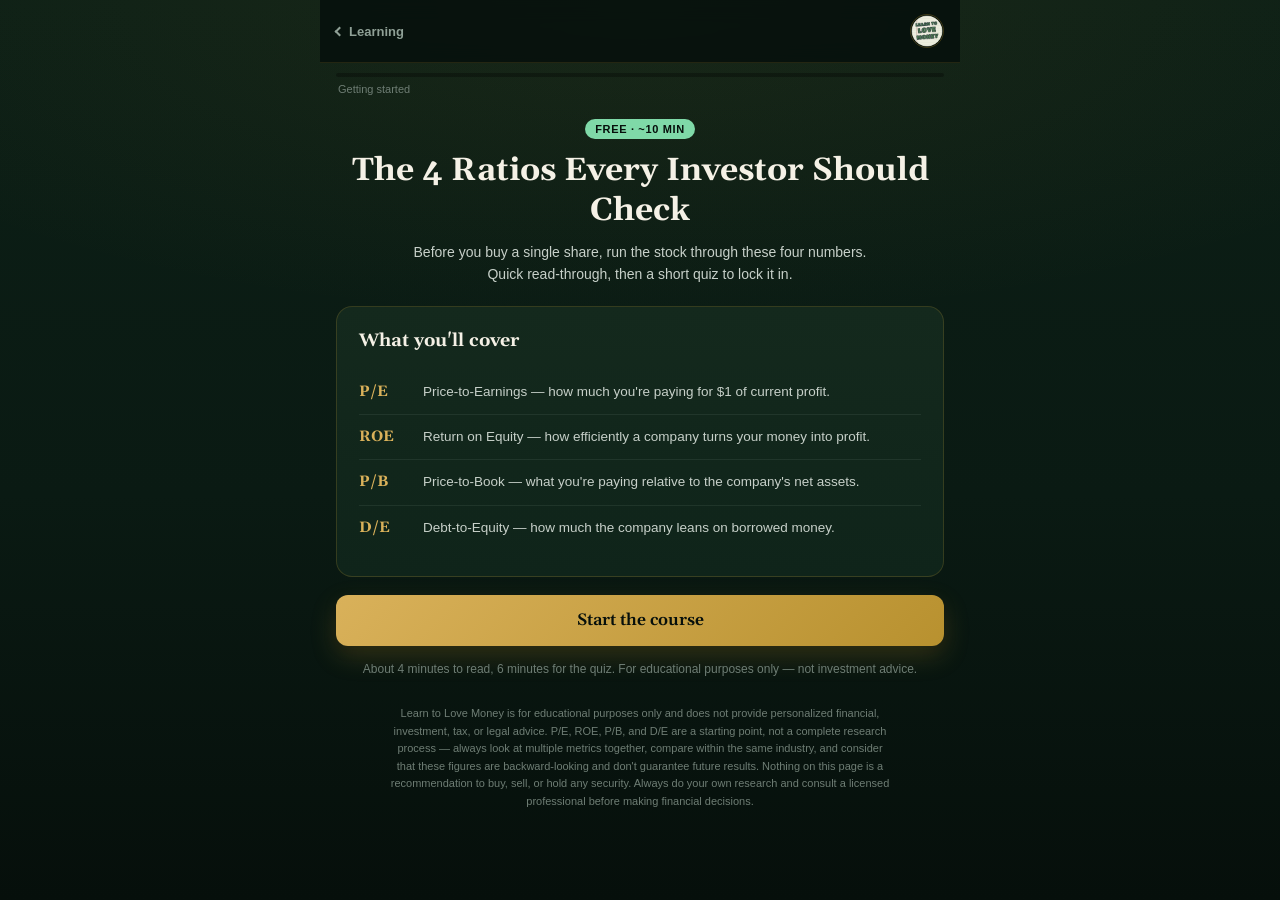
<file: ratios-course/index.html>
<!--
  ============================================================================
  LEARN TO LOVE MONEY — THE 4 RATIOS COURSE
  ============================================================================
  Self-contained free course (like what-if-calculator/): a ~10 minute
  read-through of the four "must check" ratios (P/E, ROE, P/B, D/E) followed
  by an 8-question retry-until-correct quiz, ending in a shareable mini
  certificate and an email capture that feeds the same Google Sheet as every
  other form on the site (via window.LTLM.submitLead in assets/site.js).
  Linked from tools/index.html.
  ============================================================================
-->
<!doctype html>
<html lang="en">
<head>
<meta charset="UTF-8" />
<meta name="viewport" content="width=device-width, initial-scale=1, viewport-fit=cover" />
<title>The 4 Ratios Course — Learn to Love Money</title>
<meta name="description" content="A free 10-minute course on the four ratios to check before buying any stock: P/E, ROE, P/B, and D/E. Quick read-through, then a short quiz." />
<meta name="theme-color" content="#0C1F16" />
<link rel="icon" type="image/x-icon" href="../assets/favicon.ico" />
<link rel="icon" type="image/png" sizes="32x32" href="../assets/favicon-32.png" />
<link rel="icon" type="image/png" sizes="16x16" href="../assets/favicon-16.png" />
<link rel="apple-touch-icon" sizes="180x180" href="../assets/apple-touch-icon.png" />

<meta property="og:type" content="website" />
<meta property="og:url" content="https://learntolovemoney.com/ratios-course/" />
<meta property="og:title" content="The 4 Ratios Course — Learn to Love Money" />
<meta property="og:description" content="A free 10-minute course on the four ratios to check before buying any stock: P/E, ROE, P/B, and D/E." />
<meta property="og:image" content="https://learntolovemoney.com/assets/og-image.png" />
<meta property="og:image:width" content="1200" />
<meta property="og:image:height" content="630" />
<meta name="twitter:card" content="summary_large_image" />
<meta name="twitter:title" content="The 4 Ratios Course — Learn to Love Money" />
<meta name="twitter:description" content="A free 10-minute course on the four ratios to check before buying any stock: P/E, ROE, P/B, and D/E." />
<meta name="twitter:image" content="https://learntolovemoney.com/assets/og-image.png" />

<link rel="preconnect" href="https://fonts.googleapis.com" />
<link rel="preconnect" href="https://fonts.gstatic.com" crossorigin />
<link href="https://fonts.googleapis.com/css2?family=Gelasio:ital,wght@0,400;0,500;0,600;0,700;1,400;1,600&display=swap" rel="stylesheet" />
<link rel="stylesheet" href="../assets/site.css" />

<style>
  /* Local overrides on top of the shared brand tokens in assets/site.css */
  body { padding: 0 0 40px; }

  :focus { outline: none; }
  :focus-visible { outline: 2px solid var(--gold-bright); outline-offset: 2px; }

  .app { width: 100%; max-width: 640px; margin: 0 auto; padding: 0 16px; }

  /* ---------- Top bar: back link left, logo top right ---------- */
  .course-topbar {
    position: sticky;
    top: 0;
    z-index: 50;
    display: flex;
    align-items: center;
    justify-content: space-between;
    max-width: 640px;
    margin: 0 auto;
    padding: 14px 16px;
    background: rgba(6, 15, 11, 0.82);
    backdrop-filter: blur(10px);
    -webkit-backdrop-filter: blur(10px);
    border-bottom: 1px solid rgba(184, 145, 47, 0.16);
  }

  .course-back {
    display: inline-flex;
    align-items: center;
    gap: 6px;
    font-size: 13px;
    font-weight: 600;
    color: var(--muted-label);
  }

  .course-back .arrow {
    width: 7px;
    height: 7px;
    border-left: 2px solid var(--muted-label);
    border-bottom: 2px solid var(--muted-label);
    transform: rotate(45deg);
  }

  @media (hover: hover) {
    .course-back:hover { color: var(--gold-bright); }
    .course-back:hover .arrow { border-color: var(--gold-bright); }
  }

  .course-logo {
    width: 34px;
    height: 34px;
    border-radius: 50%;
    overflow: hidden;
    flex-shrink: 0;
    display: flex;
    border: 1px solid rgba(184, 145, 47, 0.3);
  }

  .course-logo img { width: 100%; height: 100%; object-fit: cover; display: block; }

  /* ---------- Overall progress ---------- */
  .overall-progress {
    max-width: 640px;
    margin: 0 auto;
    padding: 10px 16px 0;
  }

  .overall-progress-track {
    height: 4px;
    border-radius: 999px;
    background: rgba(0,0,0,0.3);
    overflow: hidden;
  }

  .overall-progress-fill {
    height: 100%;
    width: 0%;
    background: linear-gradient(90deg, var(--gold), var(--gold-bright));
    border-radius: 999px;
    transition: width 0.35s ease;
  }

  .overall-progress-label {
    font-size: 11px;
    color: var(--footnote);
    margin: 6px 2px 0;
  }

  /* ---------- Header ---------- */
  .app-header { text-align: center; margin: 24px 0 20px; }

  .course-badge {
    display: inline-block;
    font-size: 11px;
    font-weight: 600;
    letter-spacing: 0.06em;
    text-transform: uppercase;
    color: var(--bg-deep);
    background: var(--mint);
    padding: 4px 10px;
    border-radius: 999px;
    margin-bottom: 12px;
  }

  .app-title {
    font-family: var(--font-head);
    font-weight: 700;
    font-size: clamp(24px, 6vw, 32px);
    line-height: 1.25;
    color: var(--cream);
  }

  .app-subtitle {
    font-size: 14px;
    color: var(--body-copy);
    max-width: 460px;
    margin: 10px auto 0;
    line-height: 1.6;
  }

  /* ---------- Screens ---------- */
  .screen { display: none; }
  .screen.active { display: block; }

  /* ---------- Cards ---------- */
  .card {
    background: linear-gradient(180deg, var(--card-bg-alt) 0%, var(--card-bg) 100%);
    border: 1px solid var(--card-border);
    border-radius: 16px;
    padding: 22px;
    margin-bottom: 18px;
  }

  .card h2 { font-size: 18px; margin-bottom: 6px; }

  /* ---------- Intro: ratio preview list ---------- */
  .ratio-preview-list { margin: 18px 0 4px; }

  .ratio-preview-item {
    display: flex;
    align-items: baseline;
    gap: 12px;
    padding: 12px 0;
    border-bottom: 1px solid rgba(143, 160, 150, 0.12);
  }

  .ratio-preview-item:last-child { border-bottom: none; }

  .ratio-preview-tag {
    flex-shrink: 0;
    width: 52px;
    font-family: var(--font-head);
    font-weight: 700;
    font-size: 15px;
    color: var(--gold-bright);
  }

  .ratio-preview-text { font-size: 13.5px; color: var(--body-copy); line-height: 1.5; }

  .primary-btn {
    display: block;
    width: 100%;
    font-family: var(--font-head);
    font-weight: 600;
    font-size: 16.5px;
    color: var(--bg-deep);
    background: linear-gradient(135deg, var(--gold-bright), var(--gold) 100%);
    border: none;
    border-radius: 12px;
    padding: 15px;
    cursor: pointer;
    box-shadow: 0 10px 26px rgba(184, 145, 47, 0.24), 0 4px 12px rgba(0,0,0,0.3);
    transition: transform 0.15s ease;
  }

  .primary-btn:hover { transform: translateY(-1px); }
  .primary-btn:active { transform: translateY(0); }
  .primary-btn:disabled { opacity: 0.5; cursor: not-allowed; transform: none; }

  .secondary-btn {
    display: block;
    width: 100%;
    font-family: var(--font-head);
    font-weight: 600;
    font-size: 14.5px;
    color: var(--cream);
    background: transparent;
    border: 1px solid var(--card-border);
    border-radius: 12px;
    padding: 13px;
    cursor: pointer;
  }

  @media (hover: hover) {
    .secondary-btn:hover { border-color: var(--gold-bright); }
  }

  .intro-note {
    font-size: 12px;
    color: var(--footnote);
    text-align: center;
    margin: 14px 0 0;
    line-height: 1.6;
  }

  /* ---------- Reading tabs ---------- */
  .tab-bar {
    display: flex;
    gap: 6px;
    background: rgba(0,0,0,0.22);
    border: 1px solid var(--card-border);
    border-radius: 14px;
    padding: 5px;
    margin: 0 0 16px;
  }

  .tab-btn {
    flex: 1;
    font-family: var(--font-head);
    font-weight: 600;
    font-size: 13.5px;
    color: var(--muted-label);
    background: transparent;
    border: none;
    border-radius: 10px;
    padding: 10px 4px;
    cursor: pointer;
    transition: background 0.15s ease, color 0.15s ease;
  }

  .tab-btn.active {
    background: linear-gradient(135deg, var(--gold-bright), var(--gold) 100%);
    color: var(--bg-deep);
  }

  .step-dots {
    display: flex;
    justify-content: center;
    gap: 7px;
    margin-bottom: 16px;
  }

  .step-dot {
    width: 7px;
    height: 7px;
    border-radius: 50%;
    background: rgba(143, 160, 150, 0.28);
    transition: background 0.15s ease, transform 0.15s ease;
  }

  .step-dot.done { background: var(--mint); }
  .step-dot.current { background: var(--gold-bright); transform: scale(1.3); }

  .read-panel { display: none; }
  .read-panel.active { display: block; }

  .read-eyebrow {
    font-size: 11px;
    font-weight: 600;
    letter-spacing: 0.07em;
    text-transform: uppercase;
    color: var(--gold-bright);
    margin: 0 0 4px;
  }

  .read-title {
    font-family: var(--font-head);
    font-size: 22px;
    color: var(--cream);
    margin: 0 0 16px;
  }

  .read-block { margin-bottom: 16px; }
  .read-block:last-child { margin-bottom: 0; }

  .read-block-label {
    font-size: 11.5px;
    font-weight: 700;
    letter-spacing: 0.05em;
    text-transform: uppercase;
    color: var(--blue);
    margin-bottom: 6px;
  }

  .read-block p {
    font-size: 14.5px;
    line-height: 1.7;
    color: var(--body-copy);
    margin: 0;
  }

  .read-nav {
    display: flex;
    gap: 10px;
    margin-top: 4px;
  }

  .read-nav .secondary-btn, .read-nav .primary-btn { margin-bottom: 0; }
  .read-nav .secondary-btn { flex: 0 0 110px; }
  .read-nav .primary-btn { flex: 1; }

  /* ---------- Quiz ---------- */
  .quiz-progress-row {
    display: flex;
    align-items: center;
    justify-content: space-between;
    margin-bottom: 8px;
  }

  .quiz-progress-label { font-size: 12.5px; font-weight: 600; color: var(--muted-label); }

  .quiz-ratio-chip {
    font-size: 10.5px;
    font-weight: 700;
    letter-spacing: 0.04em;
    text-transform: uppercase;
    color: var(--bg-deep);
    background: var(--gold-bright);
    padding: 3px 9px;
    border-radius: 999px;
  }

  .quiz-progress-track {
    height: 5px;
    border-radius: 999px;
    background: rgba(0,0,0,0.3);
    overflow: hidden;
    margin-bottom: 20px;
  }

  .quiz-progress-fill {
    height: 100%;
    background: linear-gradient(90deg, var(--mint), #5fbf8c);
    border-radius: 999px;
    transition: width 0.3s ease;
  }

  .quiz-question {
    font-family: var(--font-head);
    font-size: 18.5px;
    line-height: 1.4;
    color: var(--cream);
    margin: 0 0 18px;
  }

  .quiz-options { display: flex; flex-direction: column; gap: 10px; margin-bottom: 14px; }

  .quiz-option {
    display: flex;
    align-items: center;
    gap: 12px;
    text-align: left;
    background: rgba(0,0,0,0.2);
    border: 1px solid var(--card-border);
    border-radius: 12px;
    padding: 12px 14px;
    cursor: pointer;
    transition: border-color 0.15s ease, background 0.15s ease;
  }

  @media (hover: hover) {
    .quiz-option:hover:not(.is-locked):not(.is-wrong) { border-color: var(--card-border-hover); }
  }

  .opt-letter-wrap { position: relative; flex-shrink: 0; }

  .opt-letter {
    display: flex;
    align-items: center;
    justify-content: center;
    width: 26px;
    height: 26px;
    border-radius: 50%;
    background: rgba(255,255,255,0.06);
    border: 1px solid var(--card-border);
    font-family: var(--font-head);
    font-weight: 700;
    font-size: 12.5px;
    color: var(--body-copy);
  }

  .opt-text { flex: 1; font-size: 14px; line-height: 1.5; color: var(--body-copy); }

  .wrong-mark {
    position: absolute;
    top: -6px;
    right: -6px;
    width: 16px;
    height: 16px;
    border-radius: 50%;
    background: var(--rust);
    color: #fff;
    display: flex;
    align-items: center;
    justify-content: center;
    font-size: 10px;
    font-weight: 700;
    line-height: 1;
    box-shadow: 0 0 0 2px var(--card-bg);
  }

  .quiz-option.is-wrong {
    border-color: rgba(217, 105, 90, 0.5);
    background: rgba(217, 105, 90, 0.08);
    cursor: not-allowed;
  }

  .quiz-option.is-wrong .opt-letter { background: rgba(217, 105, 90, 0.18); color: var(--rust); }

  .quiz-option.is-correct {
    border-color: var(--mint);
    background: rgba(127, 217, 168, 0.1);
  }

  .quiz-option.is-correct .opt-letter { background: var(--mint); color: var(--bg-deep); border-color: var(--mint); }
  .quiz-option.is-correct .opt-text { color: var(--cream); }

  .quiz-option.is-locked:not(.is-correct) { opacity: 0.4; cursor: not-allowed; }

  .quiz-feedback {
    display: none;
    font-size: 13px;
    font-weight: 600;
    color: var(--mint);
    margin-bottom: 14px;
  }

  .quiz-feedback.show { display: block; }

  /* ---------- Results / certificate ---------- */
  .result-header { text-align: center; margin: 6px 0 22px; }

  .result-title { font-family: var(--font-head); font-size: 26px; color: var(--cream); margin-bottom: 8px; }
  .result-sub { font-size: 14px; color: var(--body-copy); line-height: 1.6; max-width: 420px; margin: 0 auto; }

  .cert-name-field { margin-bottom: 16px; }

  .cert-name-field label {
    display: block;
    font-size: 12px;
    font-weight: 600;
    color: var(--muted-label);
    margin-bottom: 6px;
  }

  .cert-name-field input {
    width: 100%;
    background: rgba(0,0,0,0.28);
    border: 1px solid var(--card-border);
    border-radius: 10px;
    color: var(--cream);
    font-family: var(--font-body);
    font-size: 15px;
    padding: 12px 14px;
  }

  .cert-name-field input:focus { border-color: var(--gold-bright); }

  .certificate {
    position: relative;
    border-radius: 18px;
    padding: 30px 24px 26px;
    text-align: center;
    overflow: hidden;
    background-color: #EFE9D6;
    background-image:
      linear-gradient(135deg, rgba(184, 145, 47, 0.16), rgba(184, 145, 47, 0.16)),
      linear-gradient(to right,
        transparent 0 6%, rgba(217, 105, 90, 0.5) 6% 6.6%, transparent 6.6% 7.2%,
        rgba(217, 105, 90, 0.36) 7.2% 7.6%, transparent 7.6% 100%),
      repeating-linear-gradient(to bottom,
        rgba(0, 0, 0, 0.06) 0, rgba(0, 0, 0, 0.06) 1px,
        transparent 1px, transparent 22px);
    border: 2px solid var(--gold);
    box-shadow: 0 16px 40px rgba(0,0,0,0.35);
  }

  .cert-logo {
    width: 46px;
    height: 46px;
    border-radius: 50%;
    overflow: hidden;
    margin: 0 auto 14px;
    border: 1px solid rgba(184, 145, 47, 0.4);
  }

  .cert-logo img { width: 100%; height: 100%; object-fit: cover; display: block; }

  .cert-eyebrow {
    font-size: 11px;
    font-weight: 700;
    letter-spacing: 0.12em;
    text-transform: uppercase;
    color: #6E5A22;
    margin-bottom: 10px;
  }

  .cert-title {
    font-family: var(--font-head);
    font-weight: 700;
    font-size: clamp(20px, 5vw, 26px);
    color: #16301F;
    margin-bottom: 16px;
    line-height: 1.25;
  }

  .cert-awarded-to {
    font-size: 11.5px;
    color: #5B6B5E;
    margin-bottom: 4px;
  }

  .cert-name {
    font-family: var(--font-head);
    font-weight: 700;
    font-size: 21px;
    color: #16301F;
    border-bottom: 2px dotted rgba(22, 48, 31, 0.3);
    display: inline-block;
    padding-bottom: 4px;
    margin-bottom: 18px;
    min-width: 160px;
  }

  .cert-ratios-row {
    display: flex;
    justify-content: center;
    flex-wrap: wrap;
    gap: 8px;
    margin-bottom: 18px;
  }

  .cert-ratio-chip {
    font-family: var(--font-head);
    font-weight: 700;
    font-size: 12.5px;
    color: #F5F1E6;
    background: linear-gradient(135deg, #2B7A4F, #1F5C3B);
    padding: 6px 12px;
    border-radius: 999px;
  }

  .cert-date { font-size: 11.5px; color: #5B6B5E; margin-bottom: 6px; }

  .cert-wordmark {
    font-family: var(--font-head);
    font-weight: 700;
    font-size: 13px;
    color: #B8912F;
    letter-spacing: 0.02em;
  }

  .cert-handle { font-size: 11px; color: #5B6B5E; margin-top: 2px; }

  .screenshot-hint {
    text-align: center;
    font-size: 12.5px;
    color: var(--muted-label);
    margin: 16px 0 0;
    line-height: 1.6;
  }

  .screenshot-hint b { color: var(--gold-bright); }

  /* Email capture (mirrors footer-form) */
  .capture-card { text-align: center; }

  .capture-form {
    display: flex;
    gap: 8px;
    margin: 16px 0 0;
  }

  @media (max-width: 420px) {
    .capture-form { flex-direction: column; }
  }

  .capture-form input[type="email"] {
    flex: 1;
    min-width: 0;
    background: rgba(0,0,0,0.28);
    border: 1px solid var(--card-border);
    border-radius: 10px;
    color: var(--cream);
    font-family: var(--font-body);
    font-size: 14.5px;
    padding: 13px 16px;
  }

  .capture-form input[type="email"]:focus { border-color: var(--gold-bright); }

  .capture-form button {
    flex-shrink: 0;
    font-family: var(--font-head);
    font-weight: 600;
    font-size: 14.5px;
    color: var(--bg-deep);
    background: linear-gradient(135deg, var(--gold-bright), var(--gold));
    border: none;
    border-radius: 10px;
    padding: 13px 22px;
    cursor: pointer;
  }

  .capture-note { font-size: 11px; color: var(--footnote); margin: 12px 0 0; }

  .capture-success {
    display: none;
    font-size: 14px;
    color: var(--mint);
    font-weight: 600;
    margin-top: 14px;
  }

  .capture-success.show { display: block; }

  .result-links {
    display: flex;
    justify-content: center;
    gap: 20px;
    margin: 20px 0 4px;
  }

  .result-links button, .result-links a {
    background: transparent;
    border: none;
    font-size: 13px;
    font-weight: 600;
    color: var(--muted-label);
    cursor: pointer;
    padding: 0;
  }

  @media (hover: hover) {
    .result-links button:hover, .result-links a:hover { color: var(--gold-bright); }
  }

  /* ---------- Course-wide disclaimer ---------- */
  .course-disclaimer {
    font-size: 11px;
    line-height: 1.6;
    color: var(--footnote);
    text-align: center;
    max-width: 520px;
    margin: 26px auto 0;
    padding: 0 8px;
  }
</style>
</head>
<body>

<div class="course-topbar">
  <a class="course-back" href="../learning/index.html">
    <span class="arrow"></span>
    Learning
  </a>
  <a class="course-logo" href="../index.html">
    <img src="../assets/logo.png" alt="Learn to Love Money logo" />
  </a>
</div>

<div class="overall-progress">
  <div class="overall-progress-track"><div class="overall-progress-fill" id="overallFill"></div></div>
  <p class="overall-progress-label" id="overallLabel">Getting started</p>
</div>

<div class="app">

  <!-- ============ SCREEN 1: INTRO ============ -->
  <div class="screen active" id="screen-intro">
    <div class="app-header">
      <span class="course-badge">Free · ~10 min</span>
      <h1 class="app-title">The 4 Ratios Every Investor Should Check</h1>
      <p class="app-subtitle">Before you buy a single share, run the stock through these four numbers. Quick read-through, then a short quiz to lock it in.</p>
    </div>

    <div class="card">
      <h2>What you'll cover</h2>
      <div class="ratio-preview-list">
        <div class="ratio-preview-item">
          <span class="ratio-preview-tag">P/E</span>
          <span class="ratio-preview-text">Price-to-Earnings — how much you're paying for $1 of current profit.</span>
        </div>
        <div class="ratio-preview-item">
          <span class="ratio-preview-tag">ROE</span>
          <span class="ratio-preview-text">Return on Equity — how efficiently a company turns your money into profit.</span>
        </div>
        <div class="ratio-preview-item">
          <span class="ratio-preview-tag">P/B</span>
          <span class="ratio-preview-text">Price-to-Book — what you're paying relative to the company's net assets.</span>
        </div>
        <div class="ratio-preview-item">
          <span class="ratio-preview-tag">D/E</span>
          <span class="ratio-preview-text">Debt-to-Equity — how much the company leans on borrowed money.</span>
        </div>
      </div>
    </div>

    <button class="primary-btn" id="startCourseBtn" type="button">Start the course</button>
    <p class="intro-note">About 4 minutes to read, 6 minutes for the quiz. For educational purposes only — not investment advice.</p>
  </div>

  <!-- ============ SCREEN 2: READ-THROUGH ============ -->
  <div class="screen" id="screen-read">
    <div class="step-dots" id="readDots"></div>

    <div class="tab-bar" id="readTabBar">
      <button class="tab-btn active" data-tab-index="0" type="button">P/E</button>
      <button class="tab-btn" data-tab-index="1" type="button">ROE</button>
      <button class="tab-btn" data-tab-index="2" type="button">P/B</button>
      <button class="tab-btn" data-tab-index="3" type="button">D/E</button>
    </div>

    <div class="card">
      <!-- ---- P/E ---- -->
      <div class="read-panel active" data-panel-index="0">
        <p class="read-eyebrow">Ratio 1 of 4</p>
        <h2 class="read-title">Price-to-Earnings (P/E)</h2>
        <div class="read-block">
          <p class="read-block-label">What it is</p>
          <p>The stock's price divided by its earnings per share (EPS). It tells you how much investors are currently paying for every $1 of the company's profit.</p>
        </div>
        <div class="read-block">
          <p class="read-block-label">Why it matters</p>
          <p>It's the fastest gut-check on whether a stock looks cheap or expensive — versus its own history or similar companies. A high P/E usually means the market expects strong future growth (or the stock is overvalued); a low P/E can mean a bargain, or a warning sign.</p>
        </div>
        <div class="read-block">
          <p class="read-block-label">How to find it</p>
          <p>Listed right on the stock's quote page on any finance site or brokerage app, usually next to the ticker. To calculate it yourself: Price ÷ EPS (trailing twelve months earnings per share, found on the income statement).</p>
        </div>
      </div>

      <!-- ---- ROE ---- -->
      <div class="read-panel" data-panel-index="1">
        <p class="read-eyebrow">Ratio 2 of 4</p>
        <h2 class="read-title">Return on Equity (ROE)</h2>
        <div class="read-block">
          <p class="read-block-label">What it is</p>
          <p>Net income divided by shareholder equity. It measures how efficiently a company turns the money shareholders have put in into actual profit.</p>
        </div>
        <div class="read-block">
          <p class="read-block-label">Why it matters</p>
          <p>A higher ROE generally means management is generating more profit per dollar of equity — useful for comparing profitability across companies in the same industry. Watch out: heavy debt can inflate ROE artificially, so it's worth checking alongside D/E.</p>
        </div>
        <div class="read-block">
          <p class="read-block-label">How to find it</p>
          <p>Usually in the "Key Statistics" or "Financials" tab on a finance site. To calculate it yourself: Net Income ÷ Shareholder Equity (both found in the company's annual report).</p>
        </div>
      </div>

      <!-- ---- P/B ---- -->
      <div class="read-panel" data-panel-index="2">
        <p class="read-eyebrow">Ratio 3 of 4</p>
        <h2 class="read-title">Price-to-Book (P/B)</h2>
        <div class="read-block">
          <p class="read-block-label">What it is</p>
          <p>The stock's price divided by its book value per share — the company's net assets (assets minus liabilities) per share. It shows what you're paying relative to the company's accounting net worth.</p>
        </div>
        <div class="read-block">
          <p class="read-block-label">Why it matters</p>
          <p>It's most useful for asset-heavy businesses like banks and industrials, to gauge whether a stock trades above or below its net asset value. A P/B under 1 can flag undervaluation — or a company in real trouble, so context matters. It's less meaningful for asset-light businesses like software, where most of the value isn't on the balance sheet.</p>
        </div>
        <div class="read-block">
          <p class="read-block-label">How to find it</p>
          <p>Listed in "Key Statistics" on most finance sites. To calculate it yourself: Price ÷ Book Value per Share, where Book Value = Total Assets − Total Liabilities (from the balance sheet).</p>
        </div>
      </div>

      <!-- ---- D/E ---- -->
      <div class="read-panel" data-panel-index="3">
        <p class="read-eyebrow">Ratio 4 of 4</p>
        <h2 class="read-title">Debt-to-Equity (D/E)</h2>
        <div class="read-block">
          <p class="read-block-label">What it is</p>
          <p>Total debt divided by shareholder equity. It shows how much a company relies on borrowed money versus its own money to finance itself.</p>
        </div>
        <div class="read-block">
          <p class="read-block-label">Why it matters</p>
          <p>A higher D/E means more leverage — and more risk, especially if earnings drop or interest rates rise. A lower D/E is more conservative but may mean underused growth capital. What counts as "healthy" varies a lot by industry (banks and utilities normally run high, software normally runs low), so compare within the same sector.</p>
        </div>
        <div class="read-block">
          <p class="read-block-label">How to find it</p>
          <p>Found in "Key Statistics" or the balance sheet section on most finance sites. To calculate it yourself: Total Liabilities ÷ Shareholder Equity (from the balance sheet).</p>
        </div>
      </div>

      <div class="read-nav">
        <button class="secondary-btn" id="readBackBtn" type="button">← Back</button>
        <button class="primary-btn" id="readNextBtn" type="button">Next →</button>
      </div>
    </div>
  </div>

  <!-- ============ SCREEN 3: QUIZ ============ -->
  <div class="screen" id="screen-quiz">
    <div class="card">
      <div class="quiz-progress-row">
        <span class="quiz-progress-label" id="quizProgressLabel">Question 1 of 8</span>
        <span class="quiz-ratio-chip" id="quizRatioChip">P/E</span>
      </div>
      <div class="quiz-progress-track"><div class="quiz-progress-fill" id="quizProgressFill"></div></div>

      <p class="quiz-question" id="quizQuestionText"></p>
      <div class="quiz-options" id="quizOptions"></div>
      <p class="quiz-feedback" id="quizFeedback">Correct!</p>
      <button class="primary-btn" id="quizNextBtn" type="button" style="display:none;">Next question →</button>
    </div>
  </div>

  <!-- ============ SCREEN 4: RESULTS / CERTIFICATE ============ -->
  <div class="screen" id="screen-result">
    <div class="result-header">
      <h1 class="result-title">You did it!</h1>
      <p class="result-sub">You just finished the 4 Ratios Course — P/E, ROE, P/B, and D/E are officially in your toolkit.</p>
    </div>

    <div class="card">
      <div class="cert-name-field">
        <label for="certNameInput">Add your name to the certificate (optional)</label>
        <input type="text" id="certNameInput" placeholder="Your name" maxlength="40" />
      </div>

      <div class="certificate">
        <div class="cert-logo"><img src="../assets/logo.png" alt="Learn to Love Money logo" /></div>
        <p class="cert-eyebrow">Certificate of Completion</p>
        <p class="cert-title">The 4 Ratios Course</p>
        <p class="cert-awarded-to">Awarded to</p>
        <p class="cert-name" id="certNameDisplay">A Smart Investor</p>
        <div class="cert-ratios-row">
          <span class="cert-ratio-chip">P/E</span>
          <span class="cert-ratio-chip">ROE</span>
          <span class="cert-ratio-chip">P/B</span>
          <span class="cert-ratio-chip">D/E</span>
        </div>
        <p class="cert-date" id="certDate"></p>
        <p class="cert-wordmark">Learn to Love Money</p>
        <p class="cert-handle">@learntolovemoney</p>
      </div>

      <p class="screenshot-hint">Screenshot this and post it to your story — tag <b>@learntolovemoney</b> so we can see it.</p>
    </div>

    <div class="card capture-card">
      <h2>Want more free courses like this?</h2>
      <p style="font-size:13.5px; color:var(--muted-label); margin:0;">Drop your email and we'll let you know when new courses and quizzes drop.</p>
      <form class="capture-form" id="captureForm">
        <input type="email" id="captureEmail" placeholder="Enter your email" required aria-label="Email address" />
        <button type="submit">Notify me</button>
      </form>
      <p class="capture-note">No spam. Unsubscribe anytime.</p>
      <p class="capture-success" id="captureSuccess">You're on the list — we'll let you know.</p>
    </div>

    <div class="result-links">
      <button type="button" id="reviewAgainBtn">Review the ratios again</button>
      <button type="button" id="retakeQuizBtn">Retake the quiz</button>
      <a href="../learning/index.html">Back to Learning</a>
    </div>
  </div>

  <p class="course-disclaimer">Learn to Love Money is for educational purposes only and does not provide personalized financial, investment, tax, or legal advice. P/E, ROE, P/B, and D/E are a starting point, not a complete research process — always look at multiple metrics together, compare within the same industry, and consider that these figures are backward-looking and don't guarantee future results. Nothing on this page is a recommendation to buy, sell, or hold any security. Always do your own research and consult a licensed professional before making financial decisions.</p>

</div>

<script src="../assets/site.js"></script>
<script>
(function () {
  "use strict";

  // ============================================================
  // Data
  // ============================================================
  var READ_TAB_COUNT = 4;

  var QUESTIONS = [
    {
      ratio: 'P/E',
      text: 'What does the P/E ratio measure?',
      options: [
        'How much investors pay per dollar of the company’s current earnings',
        'How much cash a company has on hand',
        'How fast a company’s revenue is growing',
        'The company’s total debt load'
      ],
      correct: 0
    },
    {
      ratio: 'P/E',
      text: 'A stock with a much higher P/E than its industry peers usually signals:',
      options: [
        'The company has zero debt',
        'The market expects strong future growth — or the stock may be overvalued',
        'The stock is guaranteed to go up',
        'The company pays no taxes'
      ],
      correct: 1
    },
    {
      ratio: 'ROE',
      text: 'ROE measures how efficiently a company:',
      options: [
        'Pays off its debt',
        'Grows its stock price day to day',
        'Turns shareholder equity into profit',
        'Manages its cash flow'
      ],
      correct: 2
    },
    {
      ratio: 'ROE',
      text: 'Why should you check D/E alongside a high ROE?',
      options: [
        'Because ROE is only used for banks',
        'Because heavy debt can artificially inflate ROE',
        'Because ROE doesn’t use net income',
        'Because high ROE always means low risk'
      ],
      correct: 1
    },
    {
      ratio: 'P/B',
      text: 'P/B compares a stock’s price to:',
      options: [
        'Its annual revenue',
        'Its dividend payout',
        'Its cash flow from operations',
        'Its book value (net assets) per share'
      ],
      correct: 3
    },
    {
      ratio: 'P/B',
      text: 'P/B tends to be most useful for evaluating:',
      options: [
        'Asset-heavy businesses like banks and industrials',
        'Software companies with few physical assets',
        'Companies that don’t file a balance sheet',
        'Cryptocurrency'
      ],
      correct: 0
    },
    {
      ratio: 'D/E',
      text: 'D/E tells you how much a company relies on:',
      options: [
        'Marketing to grow sales',
        'Stock buybacks',
        'Debt versus its own equity to finance itself',
        'Employee headcount'
      ],
      correct: 2
    },
    {
      ratio: 'D/E',
      text: 'A "healthy" D/E ratio:',
      options: [
        'Is always exactly 1.0 for every company',
        'Doesn’t matter if a company is profitable',
        'Should always be zero',
        'Varies a lot by industry, so it’s best compared within the same sector'
      ],
      correct: 3
    }
  ];

  var LETTERS = ['A', 'B', 'C', 'D'];

  // ============================================================
  // State
  // ============================================================
  var readIndex = 0;
  var quizIndex = 0;
  var quizLocked = false; // true once current question answered correctly

  // ============================================================
  // Screen switching + overall progress
  // ============================================================
  var screens = {
    intro: document.getElementById('screen-intro'),
    read: document.getElementById('screen-read'),
    quiz: document.getElementById('screen-quiz'),
    result: document.getElementById('screen-result')
  };

  var overallFill = document.getElementById('overallFill');
  var overallLabel = document.getElementById('overallLabel');
  var TOTAL_STEPS = READ_TAB_COUNT + QUESTIONS.length; // 12

  function showScreen(name) {
    Object.keys(screens).forEach(function (key) {
      screens[key].classList.toggle('active', key === name);
    });
    window.scrollTo({ top: 0, behavior: 'smooth' });
  }

  function updateOverallProgress(completedSteps, label) {
    var pct = Math.min(100, Math.round((completedSteps / TOTAL_STEPS) * 100));
    overallFill.style.width = pct + '%';
    overallLabel.textContent = label;
  }

  document.getElementById('startCourseBtn').addEventListener('click', function () {
    readIndex = 0;
    renderReadPanel();
    showScreen('read');
  });

  // ============================================================
  // Read-through tabs
  // ============================================================
  var readDots = document.getElementById('readDots');
  for (var d = 0; d < READ_TAB_COUNT; d++) {
    var dot = document.createElement('span');
    dot.className = 'step-dot';
    dot.dataset.dotIndex = d;
    readDots.appendChild(dot);
  }

  var readTabBtns = Array.prototype.slice.call(document.querySelectorAll('#readTabBar .tab-btn'));
  var readPanels = Array.prototype.slice.call(document.querySelectorAll('.read-panel'));
  var readBackBtn = document.getElementById('readBackBtn');
  var readNextBtn = document.getElementById('readNextBtn');

  function renderReadPanel() {
    readTabBtns.forEach(function (btn, i) {
      btn.classList.toggle('active', i === readIndex);
    });
    readPanels.forEach(function (panel, i) {
      panel.classList.toggle('active', i === readIndex);
    });
    Array.prototype.slice.call(readDots.children).forEach(function (dot, i) {
      dot.classList.toggle('current', i === readIndex);
      dot.classList.toggle('done', i < readIndex);
    });
    readBackBtn.textContent = readIndex === 0 ? '← Overview' : '← Back';
    readNextBtn.textContent = readIndex === READ_TAB_COUNT - 1 ? 'Start quiz →' : 'Next →';
    updateOverallProgress(readIndex, 'Reading ' + (readIndex + 1) + ' of ' + READ_TAB_COUNT);
  }

  readTabBtns.forEach(function (btn) {
    btn.addEventListener('click', function () {
      readIndex = parseInt(btn.dataset.tabIndex, 10);
      renderReadPanel();
    });
  });

  readBackBtn.addEventListener('click', function () {
    if (readIndex === 0) {
      showScreen('intro');
      updateOverallProgress(0, 'Getting started');
    } else {
      readIndex--;
      renderReadPanel();
    }
  });

  readNextBtn.addEventListener('click', function () {
    if (readIndex === READ_TAB_COUNT - 1) {
      quizIndex = 0;
      renderQuizQuestion();
      showScreen('quiz');
    } else {
      readIndex++;
      renderReadPanel();
    }
  });

  // ============================================================
  // Quiz
  // ============================================================
  var quizProgressLabel = document.getElementById('quizProgressLabel');
  var quizRatioChip = document.getElementById('quizRatioChip');
  var quizProgressFill = document.getElementById('quizProgressFill');
  var quizQuestionText = document.getElementById('quizQuestionText');
  var quizOptionsWrap = document.getElementById('quizOptions');
  var quizFeedback = document.getElementById('quizFeedback');
  var quizNextBtn = document.getElementById('quizNextBtn');

  function renderQuizQuestion() {
    quizLocked = false;
    var q = QUESTIONS[quizIndex];

    quizProgressLabel.textContent = 'Question ' + (quizIndex + 1) + ' of ' + QUESTIONS.length;
    quizRatioChip.textContent = q.ratio;
    quizProgressFill.style.width = Math.round((quizIndex / QUESTIONS.length) * 100) + '%';
    quizQuestionText.textContent = q.text;

    quizFeedback.classList.remove('show');
    quizNextBtn.style.display = 'none';
    quizNextBtn.textContent = quizIndex === QUESTIONS.length - 1 ? 'See your results →' : 'Next question →';

    quizOptionsWrap.innerHTML = '';
    q.options.forEach(function (optText, i) {
      var btn = document.createElement('button');
      btn.type = 'button';
      btn.className = 'quiz-option';
      btn.dataset.optIndex = i;

      var letterWrap = document.createElement('span');
      letterWrap.className = 'opt-letter-wrap';
      var letter = document.createElement('span');
      letter.className = 'opt-letter';
      letter.textContent = LETTERS[i];
      letterWrap.appendChild(letter);

      var text = document.createElement('span');
      text.className = 'opt-text';
      text.textContent = optText;

      btn.appendChild(letterWrap);
      btn.appendChild(text);
      btn.addEventListener('click', function () { handleOptionClick(btn, i, letterWrap); });
      quizOptionsWrap.appendChild(btn);
    });

    updateOverallProgress(READ_TAB_COUNT + quizIndex, 'Quiz: question ' + (quizIndex + 1) + ' of ' + QUESTIONS.length);
  }

  function handleOptionClick(btn, i, letterWrap) {
    if (quizLocked || btn.classList.contains('is-wrong')) return;

    var q = QUESTIONS[quizIndex];

    if (i === q.correct) {
      quizLocked = true;
      btn.classList.add('is-correct');
      Array.prototype.slice.call(quizOptionsWrap.children).forEach(function (opt) {
        opt.classList.add('is-locked');
      });
      quizFeedback.textContent = 'Correct!';
      quizFeedback.classList.add('show');
      quizNextBtn.style.display = 'block';
      quizProgressFill.style.width = Math.round(((quizIndex + 1) / QUESTIONS.length) * 100) + '%';
    } else {
      btn.classList.add('is-wrong');
      var mark = document.createElement('span');
      mark.className = 'wrong-mark';
      mark.textContent = '✕';
      mark.setAttribute('aria-hidden', 'true');
      letterWrap.appendChild(mark);
    }
  }

  quizNextBtn.addEventListener('click', function () {
    if (quizIndex < QUESTIONS.length - 1) {
      quizIndex++;
      renderQuizQuestion();
    } else {
      renderCertificate();
      updateOverallProgress(TOTAL_STEPS, 'Course complete');
      showScreen('result');
    }
  });

  // ============================================================
  // Results / certificate
  // ============================================================
  var certNameInput = document.getElementById('certNameInput');
  var certNameDisplay = document.getElementById('certNameDisplay');
  var certDate = document.getElementById('certDate');

  certNameInput.addEventListener('input', function () {
    var val = certNameInput.value.trim();
    certNameDisplay.textContent = val.length ? val : 'A Smart Investor';
  });

  function renderCertificate() {
    var today = new Date();
    var formatted = today.toLocaleDateString('en-US', { month: 'long', day: 'numeric', year: 'numeric' });
    certDate.textContent = 'Completed ' + formatted;
  }

  document.getElementById('reviewAgainBtn').addEventListener('click', function () {
    readIndex = 0;
    renderReadPanel();
    showScreen('read');
  });

  document.getElementById('retakeQuizBtn').addEventListener('click', function () {
    quizIndex = 0;
    renderQuizQuestion();
    showScreen('quiz');
  });

  // Email capture — same lead sheet as every other form on the site.
  var captureForm = document.getElementById('captureForm');
  captureForm.addEventListener('submit', function (e) {
    e.preventDefault();
    var input = document.getElementById('captureEmail');
    var success = document.getElementById('captureSuccess');
    var email = input.value.trim();

    function reveal() {
      captureForm.style.display = 'none';
      success.classList.add('show');
    }

    window.LTLM.submitLead(email, 'Ratios Course Signup').then(reveal).catch(reveal);
  });
})();
</script>

</body>
</html>
</file>
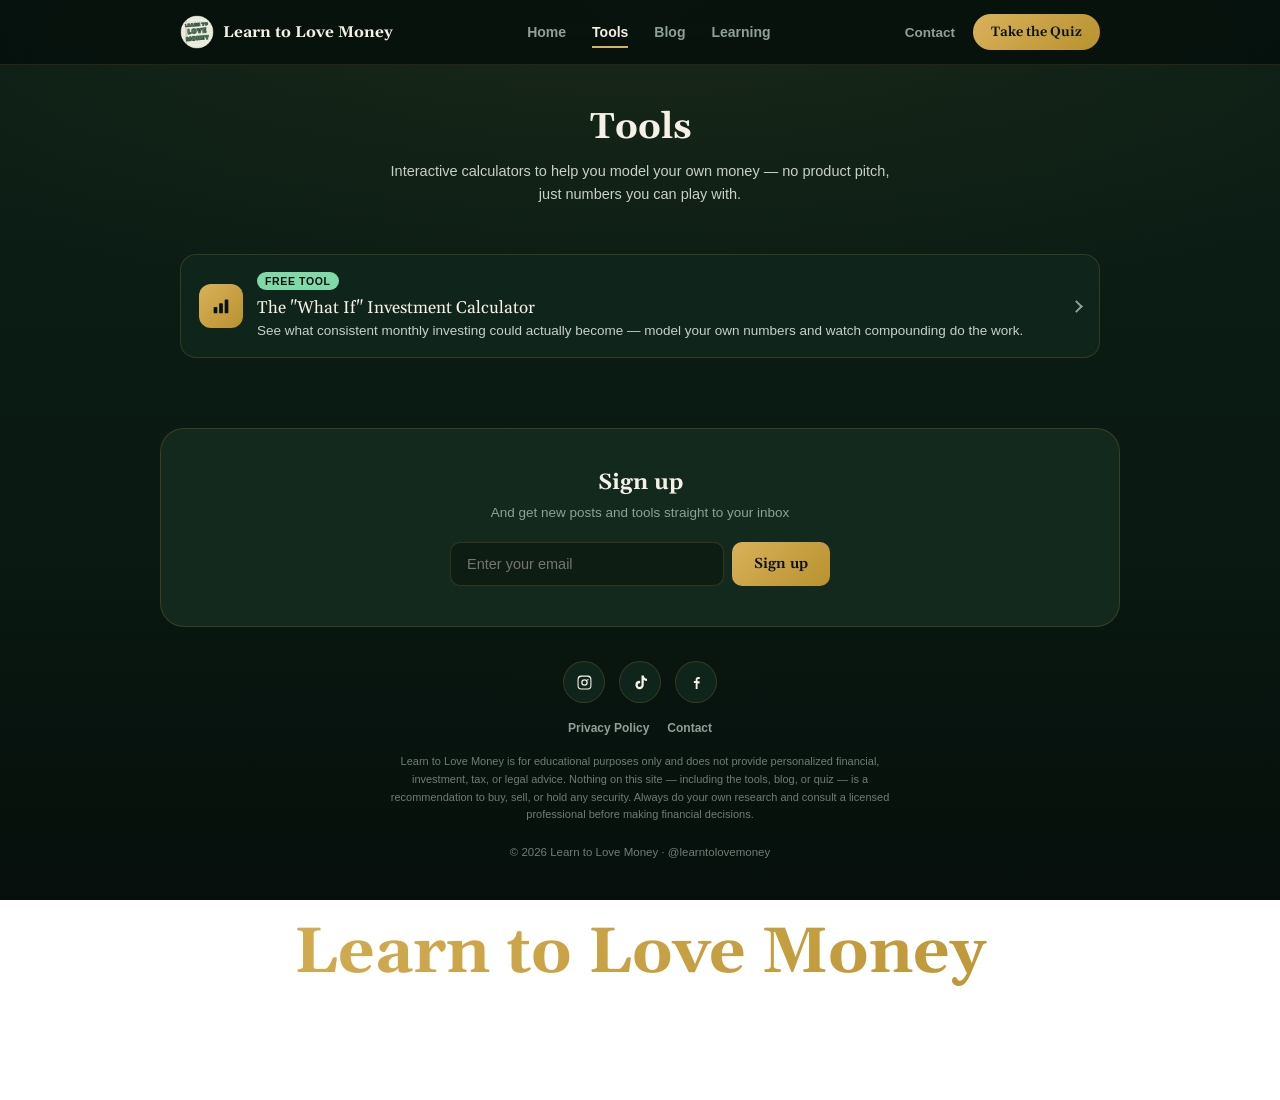
<file: tools/index.html>
<!--
  ============================================================================
  LEARN TO LOVE MONEY — TOOLS
  ============================================================================
  Listing page for interactive tools. Add a new "TOOL CARD" block below
  for each new tool, pointing at its own folder (each tool is its own
  self-contained page, e.g. ../what-if-calculator/index.html).
  ============================================================================
-->
<!doctype html>
<html lang="en">
<head>
<meta charset="UTF-8" />
<meta name="viewport" content="width=device-width, initial-scale=1, viewport-fit=cover" />
<title>Tools — Learn to Love Money</title>
<meta name="description" content="Interactive calculators to help you model your own money decisions." />
<meta name="theme-color" content="#0C1F16" />
<link rel="icon" type="image/x-icon" href="../assets/favicon.ico" />
<link rel="icon" type="image/png" sizes="32x32" href="../assets/favicon-32.png" />
<link rel="icon" type="image/png" sizes="16x16" href="../assets/favicon-16.png" />
<link rel="apple-touch-icon" sizes="180x180" href="../assets/apple-touch-icon.png" />

<meta property="og:type" content="website" />
<meta property="og:url" content="https://learntolovemoney.com/tools/" />
<meta property="og:title" content="Tools — Learn to Love Money" />
<meta property="og:description" content="Interactive calculators to help you model your own money decisions." />
<meta property="og:image" content="https://learntolovemoney.com/assets/og-image.png" />
<meta property="og:image:width" content="1200" />
<meta property="og:image:height" content="630" />
<meta name="twitter:card" content="summary_large_image" />
<meta name="twitter:title" content="Tools — Learn to Love Money" />
<meta name="twitter:description" content="Interactive calculators to help you model your own money decisions." />
<meta name="twitter:image" content="https://learntolovemoney.com/assets/og-image.png" />

<link rel="preconnect" href="https://fonts.googleapis.com" />
<link rel="preconnect" href="https://fonts.gstatic.com" crossorigin />
<link href="https://fonts.googleapis.com/css2?family=Gelasio:wght@400;500;700&display=swap" rel="stylesheet" />
<link rel="stylesheet" href="../assets/site.css" />

<style>
  .page-header {
    max-width: 560px;
    margin: 0 auto;
    padding: 40px 20px 8px;
    text-align: center;
  }

  .page-title { font-size: clamp(28px, 6vw, 36px); margin-bottom: 10px; }
  .page-sub { font-size: 14.5px; color: var(--body-copy); line-height: 1.6; margin: 0; }
</style>
</head>
<body>

<nav class="site-nav">
  <div class="site-nav-inner">
    <a class="nav-logo" href="../index.html">
      <span class="nav-logo-mark">
        <img src="../assets/logo.png" alt="Learn to Love Money logo" />
      </span>
      <span class="nav-logo-text">Learn to Love Money</span>
    </a>
    <ul class="nav-links">
      <li><a href="../index.html">Home</a></li>
      <li><a href="../tools/index.html" class="active">Tools</a></li>
      <li><a href="../blogs/index.html">Blog</a></li>
      <li><a href="../learning/index.html">Learning</a></li>
    </ul>
    <div class="nav-actions">
      <a class="nav-contact" href="mailto:Learntolovemoney@gmail.com">Contact</a>
      <a class="nav-cta" href="../quiz/index.html">Take the Quiz</a>
    </div>
    <button class="nav-toggle" data-nav-toggle aria-label="Menu"><span></span><span></span><span></span></button>
  </div>
  <div class="nav-mobile-panel" data-nav-mobile>
    <a href="../index.html">Home</a>
    <a href="../tools/index.html" class="active">Tools</a>
    <a href="../blogs/index.html">Blog</a>
    <a href="../learning/index.html">Learning</a>
  </div>
</nav>

<header class="page-header">
  <h1 class="page-title">Tools</h1>
  <p class="page-sub">Interactive calculators to help you model your own money — no product pitch, just numbers you can play with.</p>
</header>

<section class="rail shell">
  <!-- ========================= TOOL CARD — edit here ========================= -->
  <a class="list-card" href="../what-if-calculator/index.html">
    <span class="list-card-icon" style="background: linear-gradient(135deg, var(--gold-bright), var(--gold));">
      <svg viewBox="0 0 24 24" width="22" height="22" fill="currentColor" aria-hidden="true">
        <rect x="4" y="13" width="4" height="7" rx="1"/>
        <rect x="10" y="9" width="4" height="11" rx="1"/>
        <rect x="16" y="5" width="4" height="15" rx="1"/>
      </svg>
    </span>
    <div class="list-card-text">
      <span class="list-card-tag">Free tool</span>
      <p class="list-card-title">The "What If" Investment Calculator</p>
      <p class="list-card-desc">See what consistent monthly investing could actually become — model your own numbers and watch compounding do the work.</p>
    </div>
    <span class="chevron"></span>
  </a>
  <!-- ADD MORE TOOL CARDS HERE as they're built -->
</section>

<footer class="site-footer">
  <div class="footer-newsletter">
    <h2>Sign up</h2>
    <p>And get new posts and tools straight to your inbox</p>
    <form class="footer-form" data-newsletter-form>
      <input type="email" placeholder="Enter your email" required aria-label="Email address" />
      <button type="submit">Sign up</button>
    </form>
    <p class="footer-form-success" data-newsletter-success>You're on the list — welcome in.</p>
  </div>

  <nav class="social-row" aria-label="Social media">
    <a class="social-icon" href="https://instagram.com/learntolovemoneyhq" target="_blank" rel="noopener" aria-label="Instagram">
      <svg viewBox="0 0 24 24"><path d="M12 2.2c3.2 0 3.6 0 4.85.07 3.25.15 4.77 1.69 4.92 4.92.06 1.25.07 1.63.07 4.81s-.01 3.56-.07 4.81c-.15 3.23-1.67 4.77-4.92 4.92-1.25.06-1.63.07-4.85.07s-3.6-.01-4.85-.07c-3.26-.15-4.77-1.7-4.92-4.92-.06-1.25-.07-1.63-.07-4.81s.01-3.56.07-4.81c.15-3.23 1.67-4.77 4.92-4.92C8.4 2.21 8.8 2.2 12 2.2zm0 1.8c-3.15 0-3.5.01-4.73.07-2.27.1-3.4 1.24-3.5 3.5-.06 1.23-.07 1.58-.07 4.73s.01 3.5.07 4.73c.1 2.26 1.23 3.4 3.5 3.5 1.23.06 1.58.07 4.73.07s3.5-.01 4.73-.07c2.26-.1 3.4-1.23 3.5-3.5.06-1.23.07-1.58.07-4.73s-.01-3.5-.07-4.73c-.1-2.26-1.24-3.4-3.5-3.5C15.5 4.01 15.15 4 12 4zm0 3.4a4.6 4.6 0 1 1 0 9.2 4.6 4.6 0 0 1 0-9.2zm0 1.8a2.8 2.8 0 1 0 0 5.6 2.8 2.8 0 0 0 0-5.6zm4.8-2.1a1.08 1.08 0 1 1 0 2.16 1.08 1.08 0 0 1 0-2.16z"/></svg>
    </a>
    <a class="social-icon" href="https://tiktok.com/@learntolovemoney" target="_blank" rel="noopener" aria-label="TikTok">
      <svg viewBox="0 0 24 24"><path d="M16.6 2h-3.2v13.6c0 1.5-1.2 2.7-2.7 2.7a2.7 2.7 0 0 1-2.7-2.7 2.7 2.7 0 0 1 2.7-2.7c.3 0 .55.03.8.1V9.7a5.9 5.9 0 0 0-.8-.05A5.9 5.9 0 0 0 4.8 15.5a5.9 5.9 0 0 0 5.9 5.9 5.9 5.9 0 0 0 5.9-5.9V8.4a8.2 8.2 0 0 0 4.6 1.4V6.6a4.9 4.9 0 0 1-4.6-4.6z"/></svg>
    </a>
    <a class="social-icon" href="https://www.facebook.com/profile.php?id=61593974612794" target="_blank" rel="noopener" aria-label="Facebook">
      <svg viewBox="0 0 24 24"><path d="M13.5 21v-7.6h2.6l.4-3h-3V8.4c0-.87.24-1.46 1.5-1.46H16.6V4.2c-.26-.03-1.13-.11-2.15-.11-2.13 0-3.58 1.3-3.58 3.68v2.05H8.3v3h2.57V21h2.63z"/></svg>
    </a>
  </nav>

  <div class="footer-links">
    <a href="../privacy/index.html">Privacy Policy</a>
    <a href="mailto:Learntolovemoney@gmail.com">Contact</a>
  </div>

  <p class="footer-disclaimer">Learn to Love Money is for educational purposes only and does not provide personalized financial, investment, tax, or legal advice. Nothing on this site — including the tools, blog, or quiz — is a recommendation to buy, sell, or hold any security. Always do your own research and consult a licensed professional before making financial decisions.</p>

  <p class="footer-copyright">&copy; <span id="ltlm-year">2026</span> Learn to Love Money · @learntolovemoney</p>
  <p class="footer-wordmark">Learn to Love Money</p>
</footer>

<script src="../assets/site.js"></script>
</body>
</html>
</file>
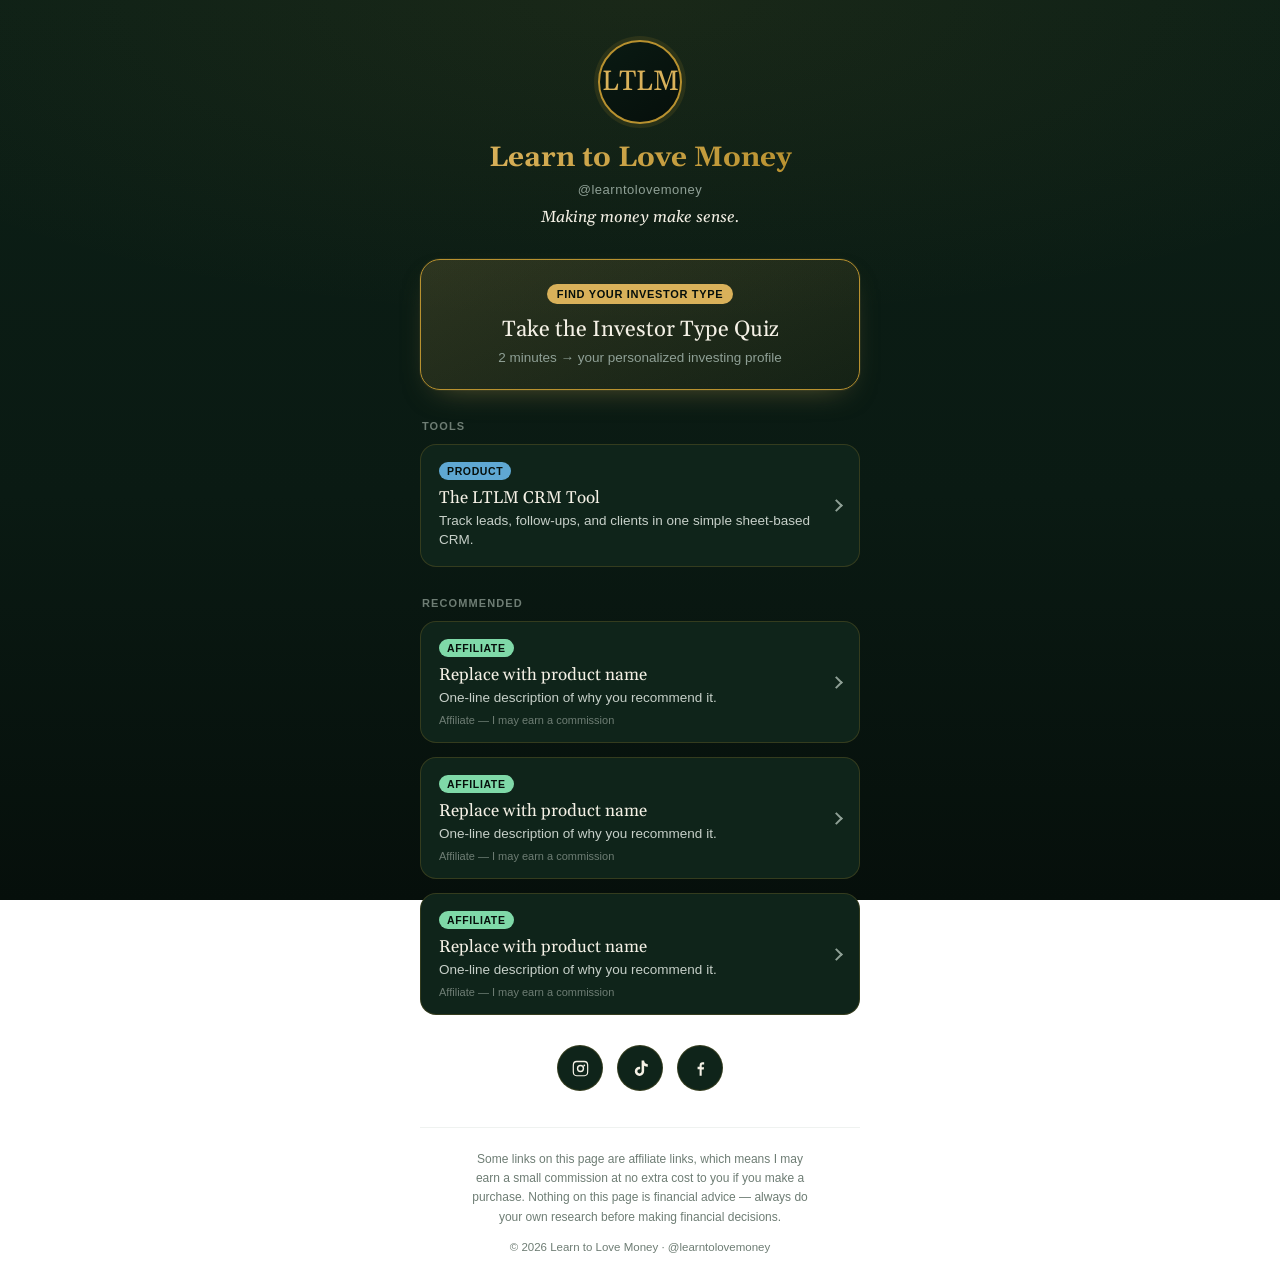
<file: link-in-bio.html>
<!--
  ============================================================================
  LEARN TO LOVE MONEY — LINK IN BIO
  ============================================================================
  Single-file, no-build, no-JS landing page for Instagram/TikTok/Threads bio.

  HOW TO EDIT THIS PAGE
  ----------------------------------------------------------------------------
  Every section below is wrapped in a big "===== NAME =====" HTML comment.
  Find the section by name and edit the <a> card(s) inside it directly —
  each card is a self-contained copy/paste/edit unit (title, one-line
  description, href, and for affiliate cards, a disclosure tag).

  Sections, top to bottom:
    1. HEADER        — wordmark, tagline, logo + avatar placeholders
    2. PRIMARY CTA   — the Investor Type Quiz card (keep this most prominent)
    3. PRODUCT LINK  — your Gumroad CRM tool card
    4. AFFILIATE LINKS — one card per affiliate offer (disclosure required)
    5. SOCIAL ICONS  — Instagram / TikTok / Threads / Facebook icon row
    6. FOOTER        — disclosure block + copyright line

  PLACEHOLDERS TO REPLACE BEFORE PUBLISHING
  ----------------------------------------------------------------------------
  - LOGO IMAGE (optional) — see HEADER section
  - PROFILE PHOTO (optional) — see HEADER section
  - PRODUCT LINK — real Gumroad URL + copy — see PRODUCT LINK section
  - AFFILIATE LINKS — real URLs + one-line descriptions — see AFFILIATE section
  - SOCIAL URLS — confirm/replace guessed profile URLs — see SOCIAL ICONS
  ============================================================================
-->
<!doctype html>
<html lang="en">
<head>
<meta charset="UTF-8" />
<meta name="viewport" content="width=device-width, initial-scale=1, viewport-fit=cover" />
<title>Learn to Love Money (@learntolovemoney)</title>
<meta name="description" content="Making money make sense. Take the Investor Type Quiz, explore tools, and follow along on Instagram, TikTok, Threads &amp; Facebook." />
<meta name="theme-color" content="#0C1F16" />

<link rel="preconnect" href="https://fonts.googleapis.com" />
<link rel="preconnect" href="https://fonts.gstatic.com" crossorigin />
<link href="https://fonts.googleapis.com/css2?family=Gelasio:wght@400;500;700&display=swap" rel="stylesheet" />

<style>
  :root {
    /* ---- brand palette ---- */
    --bg-base: #0C1F16;
    --bg-mid: #0A1A13;
    --bg-deep: #060F0B;

    --gold: #B8912F;
    --gold-bright: #D9B15A;
    --mint: #7FD9A8;
    --blue: #5FA8D3;
    --rust: #D9695A;

    --cream: #F5F1E6;
    --body-copy: #C7D0C9;
    --muted-label: #8FA096;
    --footnote: #6E7D74;

    --card-bg: #0F241A;
    --card-border: rgba(184, 145, 47, 0.22);

    --font-head: 'Gelasio', Georgia, 'Times New Roman', serif;
    --font-body: -apple-system, BlinkMacSystemFont, 'Segoe UI', Roboto, 'Helvetica Neue', 'Liberation Sans', Arial, sans-serif;
  }

  * { box-sizing: border-box; }

  html, body {
    margin: 0;
    padding: 0;
  }

  body {
    min-height: 100vh;
    font-family: var(--font-body);
    color: var(--body-copy);
    background:
      radial-gradient(120% 60% at 50% 0%, rgba(184, 145, 47, 0.08), transparent 60%),
      linear-gradient(180deg, var(--bg-base) 0%, var(--bg-mid) 55%, var(--bg-deep) 100%);
    background-attachment: fixed;
    -webkit-font-smoothing: antialiased;
  }

  .page {
    max-width: 480px;
    margin: 0 auto;
    padding: 40px 20px 32px;
  }

  a { text-decoration: none; color: inherit; }

  /* ============================== HEADER ============================== */

  header.profile {
    display: flex;
    flex-direction: column;
    align-items: center;
    text-align: center;
    margin-bottom: 32px;
  }

  /* PROFILE PHOTO PLACEHOLDER:
     Replace this div's background with your photo, e.g.:
       background: url('your-photo.jpg') center/cover; */
  .avatar {
    width: 84px;
    height: 84px;
    border-radius: 50%;
    margin-bottom: 18px;
    background: linear-gradient(145deg, var(--bg-mid), var(--bg-deep));
    border: 2px solid var(--gold);
    box-shadow: 0 0 0 4px rgba(184, 145, 47, 0.12);
    display: flex;
    align-items: center;
    justify-content: center;
    font-family: var(--font-head);
    font-size: 28px;
    color: var(--gold-bright);
  }

  /* LOGO IMAGE PLACEHOLDER:
     To use a logo image instead of the text wordmark below, replace the
     <h1> contents with: <img src="your-logo.svg" alt="Learn to Love Money" style="height:36px" /> */
  .wordmark {
    font-family: var(--font-head);
    font-weight: 700;
    font-size: 28px;
    line-height: 1.15;
    margin: 0 0 8px;
    background: linear-gradient(135deg, var(--gold-bright), var(--gold));
    -webkit-background-clip: text;
    background-clip: text;
    color: transparent;
  }

  .handle {
    font-size: 13px;
    letter-spacing: 0.04em;
    color: var(--muted-label);
    margin: 0 0 10px;
  }

  .tagline {
    font-family: var(--font-head);
    font-style: italic;
    font-size: 16px;
    color: var(--cream);
    margin: 0;
    max-width: 320px;
  }

  /* ========================= SHARED CARD STYLES ========================= */

  .stack { display: flex; flex-direction: column; gap: 14px; }

  .card {
    display: flex;
    align-items: center;
    gap: 14px;
    padding: 16px 18px;
    background: var(--card-bg);
    border: 1px solid var(--card-border);
    border-radius: 16px;
    transition: border-color 0.15s ease, transform 0.1s ease, background 0.15s ease;
  }

  @media (hover: hover) {
    .card:hover {
      border-color: var(--gold-bright);
      background: #122a1e;
    }
  }

  .card:active {
    transform: scale(0.98);
    border-color: var(--mint);
  }

  .card:focus-visible {
    outline: 2px solid var(--gold-bright);
    outline-offset: 2px;
  }

  .card-text { flex: 1; min-width: 0; }

  .card-tag {
    display: inline-block;
    font-size: 10.5px;
    font-weight: 600;
    letter-spacing: 0.06em;
    text-transform: uppercase;
    color: var(--bg-deep);
    background: var(--mint);
    padding: 3px 8px;
    border-radius: 999px;
    margin-bottom: 7px;
  }

  .card-tag.product { background: var(--blue); }

  .card-title {
    font-family: var(--font-head);
    font-size: 17px;
    color: var(--cream);
    margin: 0 0 3px;
    line-height: 1.3;
  }

  .card-desc {
    font-size: 13.5px;
    color: var(--body-copy);
    margin: 0;
    line-height: 1.4;
  }

  .affiliate-disclosure {
    display: block;
    font-size: 11px;
    color: var(--footnote);
    margin-top: 6px;
  }

  .chevron {
    flex-shrink: 0;
    width: 9px;
    height: 9px;
    border-right: 2px solid var(--muted-label);
    border-bottom: 2px solid var(--muted-label);
    transform: rotate(-45deg);
  }

  /* ============================ PRIMARY CTA ============================ */

  .cta-primary {
    display: block;
    text-align: center;
    padding: 24px 20px;
    margin-bottom: 28px;
    border-radius: 20px;
    background: linear-gradient(155deg, rgba(217, 177, 90, 0.16), rgba(184, 145, 47, 0.06));
    border: 1.5px solid var(--gold);
    box-shadow: 0 0 0 1px rgba(217, 177, 90, 0.08), 0 12px 32px -18px rgba(217, 177, 90, 0.5);
    transition: transform 0.1s ease, box-shadow 0.15s ease;
  }

  .cta-primary:active { transform: scale(0.98); }

  @media (hover: hover) {
    .cta-primary:hover {
      box-shadow: 0 0 0 1px rgba(217, 177, 90, 0.2), 0 16px 36px -16px rgba(217, 177, 90, 0.6);
    }
  }

  .cta-badge {
    display: inline-block;
    font-size: 11px;
    font-weight: 600;
    letter-spacing: 0.06em;
    text-transform: uppercase;
    color: var(--bg-deep);
    background: var(--gold-bright);
    padding: 4px 10px;
    border-radius: 999px;
    margin-bottom: 12px;
  }

  .cta-title {
    font-family: var(--font-head);
    font-size: 22px;
    color: var(--cream);
    margin: 0 0 6px;
  }

  .cta-desc {
    font-size: 13.5px;
    color: var(--muted-label);
    margin: 0;
  }

  /* ============================= SECTIONS ============================= */

  .section-label {
    font-size: 11px;
    font-weight: 600;
    letter-spacing: 0.1em;
    text-transform: uppercase;
    color: var(--footnote);
    margin: 30px 2px 12px;
  }

  /* ============================ SOCIAL ROW ============================ */

  .social-row {
    display: flex;
    justify-content: center;
    gap: 14px;
    margin-top: 30px;
  }

  .social-icon {
    width: 46px;
    height: 46px;
    border-radius: 50%;
    display: flex;
    align-items: center;
    justify-content: center;
    background: var(--card-bg);
    border: 1px solid var(--card-border);
    transition: border-color 0.15s ease, transform 0.1s ease;
  }

  .social-icon svg { width: 19px; height: 19px; fill: var(--cream); }

  @media (hover: hover) {
    .social-icon:hover { border-color: var(--mint); }
  }

  .social-icon:active { transform: scale(0.92); }

  /* ============================== FOOTER ============================== */

  footer {
    margin-top: 36px;
    padding-top: 22px;
    border-top: 1px solid rgba(143, 160, 150, 0.14);
    text-align: center;
  }

  .disclosure {
    font-size: 12px;
    line-height: 1.6;
    color: var(--footnote);
    max-width: 340px;
    margin: 0 auto 14px;
  }

  .copyright {
    font-size: 11.5px;
    color: var(--footnote);
    margin: 0;
  }

  @media (prefers-reduced-motion: reduce) {
    .card, .cta-primary, .social-icon { transition: none; }
  }
</style>
</head>
<body>
<div class="page">

  <!-- ============================== HEADER ============================== -->
  <header class="profile">
    <!-- PROFILE PHOTO PLACEHOLDER: swap the .avatar background, or replace
         this div with <img class="avatar" src="your-photo.jpg" alt="" /> -->
    <div class="avatar" aria-hidden="true">LTLM</div>

    <!-- LOGO IMAGE PLACEHOLDER: see .wordmark comment in <style> above -->
    <h1 class="wordmark">Learn to Love Money</h1>
    <p class="handle">@learntolovemoney</p>
    <p class="tagline">Making money make sense.</p>
  </header>

  <!-- ========================= PRIMARY CTA — edit here ========================= -->
  <a class="cta-primary" href="https://investor-type-quiz-six.vercel.app" target="_blank" rel="noopener">
    <span class="cta-badge">Find your investor type</span>
    <p class="cta-title">Take the Investor Type Quiz</p>
    <p class="cta-desc">2 minutes → your personalized investing profile</p>
  </a>

  <!-- ========================= PRODUCT LINK — edit here ========================= -->
  <div class="section-label">Tools</div>
  <div class="stack">
    <!-- PRODUCT LINK PLACEHOLDER: replace href, title, and description -->
    <a class="card" href="https://gumroad.com/l/REPLACE-WITH-YOUR-CRM-SLUG" target="_blank" rel="noopener">
      <div class="card-text">
        <span class="card-tag product">Product</span>
        <p class="card-title">The LTLM CRM Tool</p>
        <p class="card-desc">Track leads, follow-ups, and clients in one simple sheet-based CRM.</p>
      </div>
      <span class="chevron"></span>
    </a>
  </div>

  <!-- ========================= AFFILIATE LINKS — edit here ========================= -->
  <div class="section-label">Recommended</div>
  <div class="stack">
    <!-- AFFILIATE LINK PLACEHOLDER 1: replace href, title, and description -->
    <a class="card" href="https://example.com/REPLACE-WITH-AFFILIATE-LINK-1" target="_blank" rel="noopener sponsored">
      <div class="card-text">
        <span class="card-tag">Affiliate</span>
        <p class="card-title">Replace with product name</p>
        <p class="card-desc">One-line description of why you recommend it.</p>
        <span class="affiliate-disclosure">Affiliate — I may earn a commission</span>
      </div>
      <span class="chevron"></span>
    </a>

    <!-- AFFILIATE LINK PLACEHOLDER 2: replace href, title, and description -->
    <a class="card" href="https://example.com/REPLACE-WITH-AFFILIATE-LINK-2" target="_blank" rel="noopener sponsored">
      <div class="card-text">
        <span class="card-tag">Affiliate</span>
        <p class="card-title">Replace with product name</p>
        <p class="card-desc">One-line description of why you recommend it.</p>
        <span class="affiliate-disclosure">Affiliate — I may earn a commission</span>
      </div>
      <span class="chevron"></span>
    </a>

    <!-- AFFILIATE LINK PLACEHOLDER 3 (optional — duplicate/delete as needed) -->
    <a class="card" href="https://example.com/REPLACE-WITH-AFFILIATE-LINK-3" target="_blank" rel="noopener sponsored">
      <div class="card-text">
        <span class="card-tag">Affiliate</span>
        <p class="card-title">Replace with product name</p>
        <p class="card-desc">One-line description of why you recommend it.</p>
        <span class="affiliate-disclosure">Affiliate — I may earn a commission</span>
      </div>
      <span class="chevron"></span>
    </a>
  </div>

  <!-- ========================= SOCIAL ICONS — edit here ========================= -->
  <!-- SOCIAL LINK PLACEHOLDER: confirm/replace each href with your real profile URL -->
  <nav class="social-row" aria-label="Social media">
    <a class="social-icon" href="https://instagram.com/learntolovemoneyhq" target="_blank" rel="noopener" aria-label="Instagram">
      <svg viewBox="0 0 24 24"><path d="M12 2.2c3.2 0 3.6 0 4.85.07 3.25.15 4.77 1.69 4.92 4.92.06 1.25.07 1.63.07 4.81s-.01 3.56-.07 4.81c-.15 3.23-1.67 4.77-4.92 4.92-1.25.06-1.63.07-4.85.07s-3.6-.01-4.85-.07c-3.26-.15-4.77-1.7-4.92-4.92-.06-1.25-.07-1.63-.07-4.81s.01-3.56.07-4.81c.15-3.23 1.67-4.77 4.92-4.92C8.4 2.21 8.8 2.2 12 2.2zm0 1.8c-3.15 0-3.5.01-4.73.07-2.27.1-3.4 1.24-3.5 3.5-.06 1.23-.07 1.58-.07 4.73s.01 3.5.07 4.73c.1 2.26 1.23 3.4 3.5 3.5 1.23.06 1.58.07 4.73.07s3.5-.01 4.73-.07c2.26-.1 3.4-1.23 3.5-3.5.06-1.23.07-1.58.07-4.73s-.01-3.5-.07-4.73c-.1-2.26-1.24-3.4-3.5-3.5C15.5 4.01 15.15 4 12 4zm0 3.4a4.6 4.6 0 1 1 0 9.2 4.6 4.6 0 0 1 0-9.2zm0 1.8a2.8 2.8 0 1 0 0 5.6 2.8 2.8 0 0 0 0-5.6zm4.8-2.1a1.08 1.08 0 1 1 0 2.16 1.08 1.08 0 0 1 0-2.16z"/></svg>
    </a>
    <a class="social-icon" href="https://tiktok.com/@learntolovemoney" target="_blank" rel="noopener" aria-label="TikTok">
      <svg viewBox="0 0 24 24"><path d="M16.6 2h-3.2v13.6c0 1.5-1.2 2.7-2.7 2.7a2.7 2.7 0 0 1-2.7-2.7 2.7 2.7 0 0 1 2.7-2.7c.3 0 .55.03.8.1V9.7a5.9 5.9 0 0 0-.8-.05A5.9 5.9 0 0 0 4.8 15.5a5.9 5.9 0 0 0 5.9 5.9 5.9 5.9 0 0 0 5.9-5.9V8.4a8.2 8.2 0 0 0 4.6 1.4V6.6a4.9 4.9 0 0 1-4.6-4.6z"/></svg>
    </a>
    <a class="social-icon" href="https://www.facebook.com/profile.php?id=61593974612794" target="_blank" rel="noopener" aria-label="Facebook">
      <svg viewBox="0 0 24 24"><path d="M13.5 21v-7.6h2.6l.4-3h-3V8.4c0-.87.24-1.46 1.5-1.46H16.6V4.2c-.26-.03-1.13-.11-2.15-.11-2.13 0-3.58 1.3-3.58 3.68v2.05H8.3v3h2.57V21h2.63z"/></svg>
    </a>
  </nav>

  <!-- ============================== FOOTER ============================== -->
  <footer>
    <p class="disclosure">
      Some links on this page are affiliate links, which means I may earn a
      small commission at no extra cost to you if you make a purchase.
      Nothing on this page is financial advice — always do your own research
      before making financial decisions.
    </p>
    <p class="copyright">&copy; <span id="ltlm-year">2026</span> Learn to Love Money · @learntolovemoney</p>
  </footer>

</div>
</body>
</html>
</file>
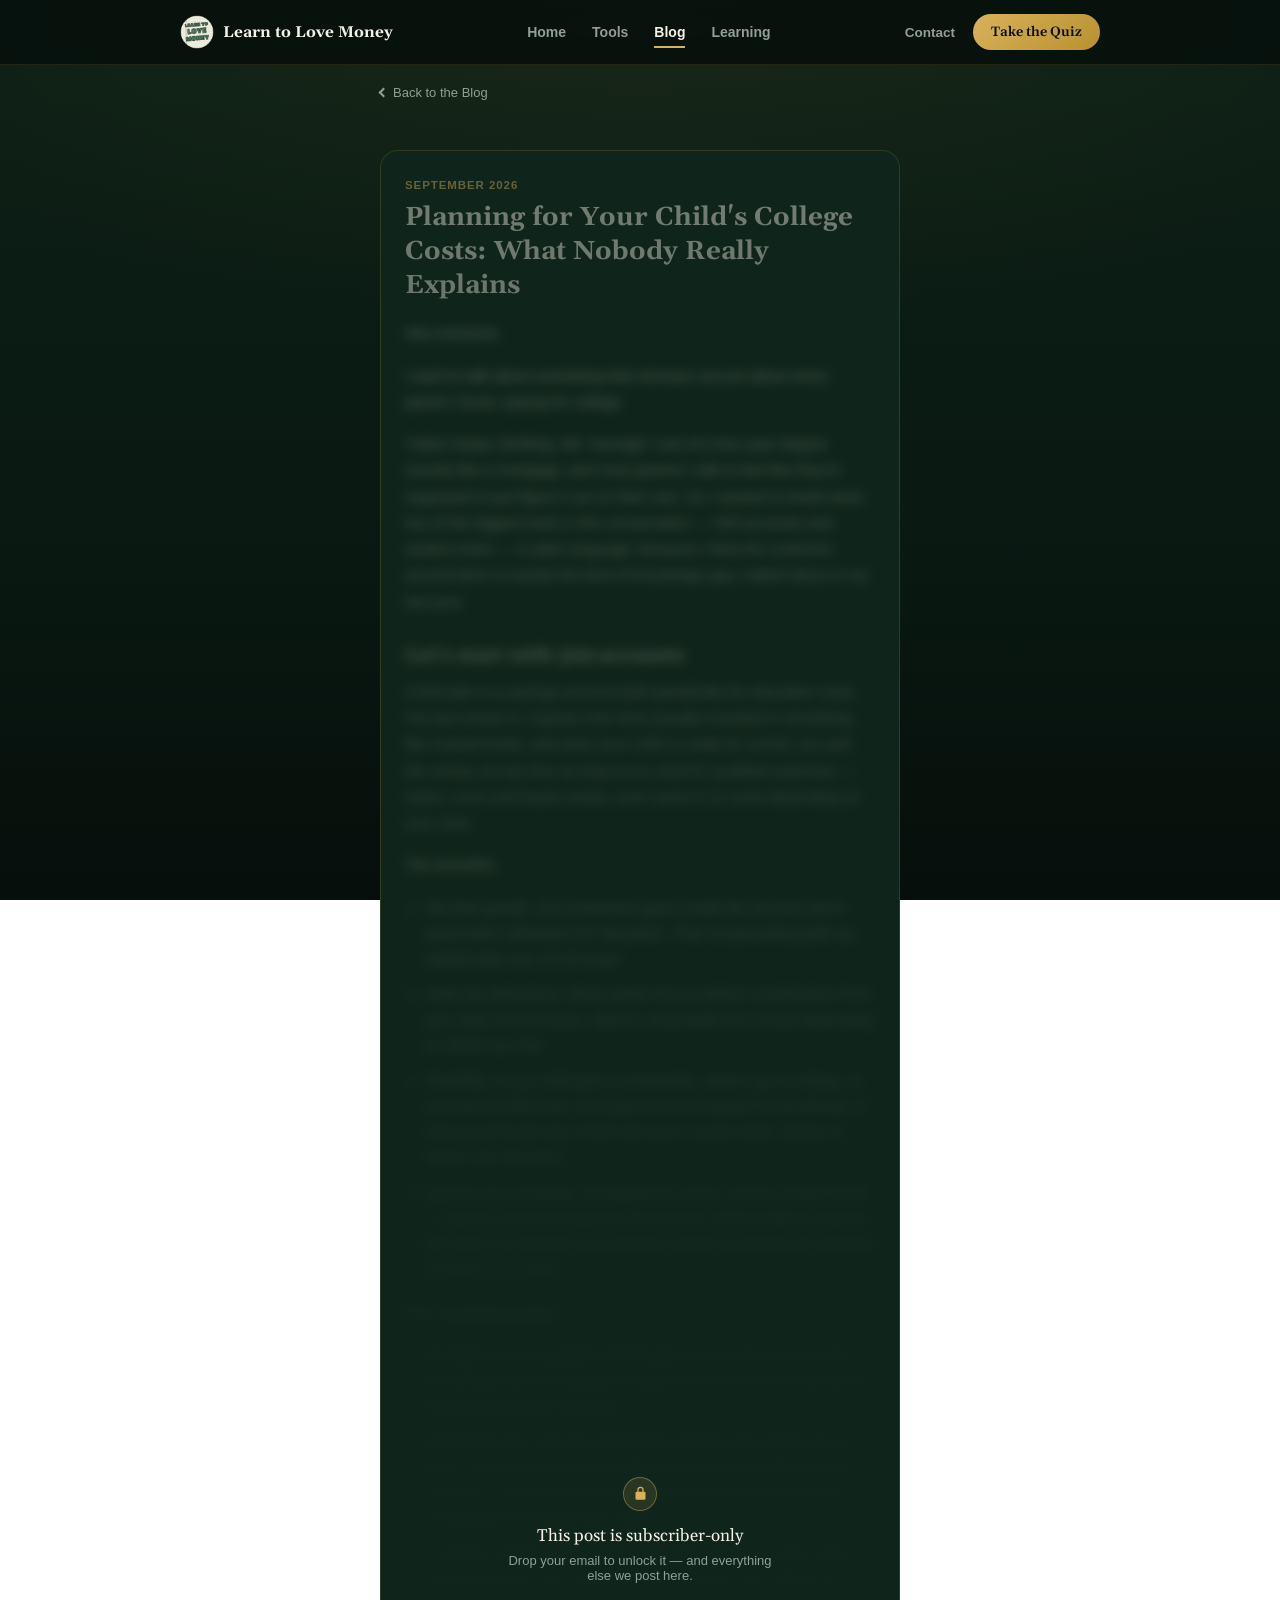
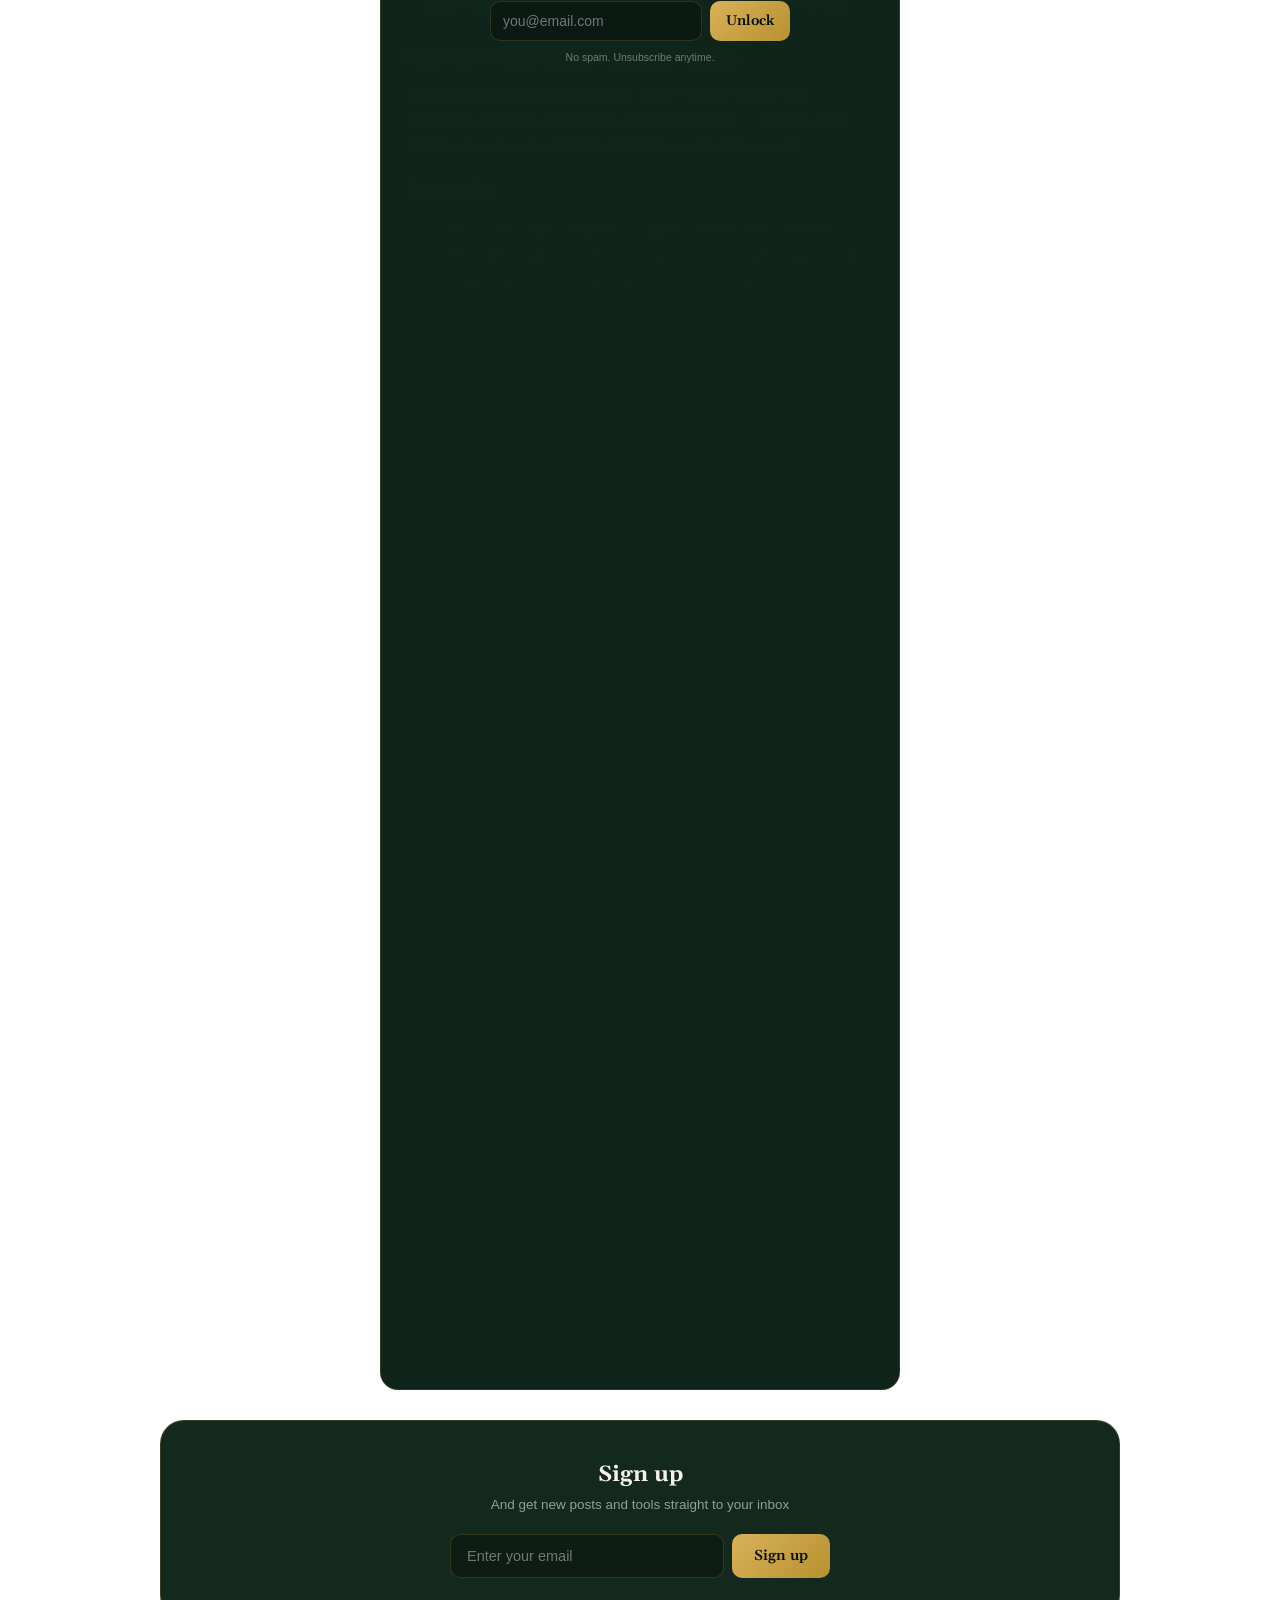
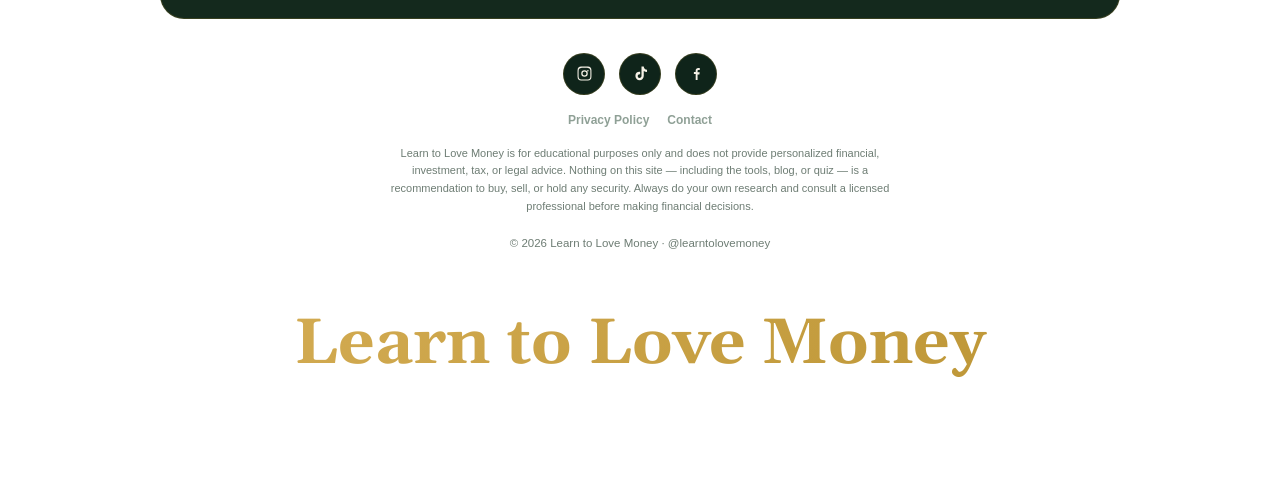
<file: blogs/college-costs-529-vs-student-loans.html>
<!--
  ============================================================================
  LEARN TO LOVE MONEY — BLOG POST (LOCKED): College Costs — 529s vs. Loans
  ============================================================================
  Full post page for a subscriber-only post. Linked from the preview card
  on blogs/index.html and the "From the Blog" rail on the Home page.
  Built from the blogs/next-post-locked.html template — see that file for
  how the email gate works and how to add another locked post.
  ============================================================================
-->
<!doctype html>
<html lang="en">
<head>
<meta charset="UTF-8" />
<meta name="viewport" content="width=device-width, initial-scale=1, viewport-fit=cover" />
<title>Planning for Your Child's College Costs — Learn to Love Money</title>
<meta name="description" content="529 accounts and student loans, explained in plain language — what each one actually does, and how they work together." />
<meta name="theme-color" content="#0C1F16" />
<link rel="icon" type="image/x-icon" href="../assets/favicon.ico" />
<link rel="icon" type="image/png" sizes="32x32" href="../assets/favicon-32.png" />
<link rel="icon" type="image/png" sizes="16x16" href="../assets/favicon-16.png" />
<link rel="apple-touch-icon" sizes="180x180" href="../assets/apple-touch-icon.png" />

<meta property="og:type" content="article" />
<meta property="og:url" content="https://learntolovemoney.com/blogs/college-costs-529-vs-student-loans.html" />
<meta property="og:title" content="Planning for Your Child's College Costs — Learn to Love Money" />
<meta property="og:description" content="529 accounts and student loans, explained in plain language — what each one actually does, and how they work together." />
<meta property="og:image" content="https://learntolovemoney.com/assets/og-image.png" />
<meta property="og:image:width" content="1200" />
<meta property="og:image:height" content="630" />
<meta name="twitter:card" content="summary_large_image" />
<meta name="twitter:title" content="Planning for Your Child's College Costs — Learn to Love Money" />
<meta name="twitter:description" content="529 accounts and student loans, explained in plain language — what each one actually does, and how they work together." />
<meta name="twitter:image" content="https://learntolovemoney.com/assets/og-image.png" />

<link rel="preconnect" href="https://fonts.googleapis.com" />
<link rel="preconnect" href="https://fonts.gstatic.com" crossorigin />
<link href="https://fonts.googleapis.com/css2?family=Gelasio:wght@400;500;700&display=swap" rel="stylesheet" />
<link rel="stylesheet" href="../assets/site.css" />

<style>
  .post {
    max-width: 560px;
    margin: 30px auto 0;
    padding: 0 20px;
  }

  .locked-post {
    position: relative;
    background: var(--card-bg);
    border: 1px solid var(--card-border);
    border-radius: 18px;
    padding: 28px 24px;
    overflow: hidden;
  }

  .post-date {
    font-size: 11.5px;
    font-weight: 600;
    letter-spacing: 0.08em;
    text-transform: uppercase;
    color: var(--gold-bright);
    margin: 0 0 10px;
  }

  .post-title {
    font-family: var(--font-head);
    font-size: 26px;
    line-height: 1.3;
    color: var(--cream);
    margin: 0 0 18px;
  }

  .post-body p {
    font-size: 15px;
    line-height: 1.75;
    color: var(--body-copy);
    margin: 0 0 16px;
  }

  .post-body h2 {
    font-family: var(--font-head);
    font-size: 19px;
    color: var(--cream);
    margin: 28px 0 12px;
  }

  .post-body ul {
    margin: 0 0 18px;
    padding-left: 20px;
  }

  .post-body li {
    font-size: 15px;
    line-height: 1.7;
    color: var(--body-copy);
    margin-bottom: 10px;
  }

  .post-body strong { color: var(--cream); }

  .post-body p:last-child,
  .post-body ul:last-child { margin-bottom: 0; }

  .locked-body-content {
    filter: blur(6px);
    user-select: none;
    pointer-events: none;
    transition: filter 0.2s ease;
    min-height: 260px;
  }

  .locked-post.unlocked .locked-body-content {
    filter: none;
    user-select: auto;
    pointer-events: auto;
    min-height: 0;
  }

  .locked-post.unlocked .unlock-gate { display: none; }

  .unlock-gate {
    position: absolute;
    inset: 0;
    display: flex;
    flex-direction: column;
    align-items: center;
    justify-content: center;
    text-align: center;
    padding: 24px;
    background: linear-gradient(180deg, rgba(15, 36, 26, 0.55) 0%, rgba(15, 36, 26, 0.97) 42%, var(--card-bg) 68%);
  }

  .lock-icon {
    width: 34px;
    height: 34px;
    border-radius: 50%;
    background: rgba(217, 177, 90, 0.12);
    border: 1px solid rgba(217, 177, 90, 0.4);
    display: flex;
    align-items: center;
    justify-content: center;
    margin-bottom: 14px;
  }

  .lock-icon svg { width: 15px; height: 15px; fill: var(--gold-bright); }

  .unlock-title {
    font-family: var(--font-head);
    font-size: 17px;
    color: var(--cream);
    margin: 0 0 6px;
  }

  .unlock-sub {
    font-size: 13px;
    color: var(--muted-label);
    margin: 0 0 18px;
    max-width: 280px;
  }

  .unlock-form {
    display: flex;
    width: 100%;
    max-width: 300px;
    gap: 8px;
  }

  .unlock-form input[type="email"] {
    flex: 1;
    min-width: 0;
    background: rgba(0,0,0,0.28);
    border: 1px solid var(--card-border);
    border-radius: 10px;
    color: var(--cream);
    font-family: var(--font-body);
    font-size: 14px;
    padding: 11px 12px;
  }

  .unlock-form input[type="email"]:focus {
    outline: none;
    border-color: var(--gold-bright);
  }

  .unlock-form button {
    flex-shrink: 0;
    font-family: var(--font-head);
    font-weight: 600;
    font-size: 14px;
    color: var(--bg-deep);
    background: linear-gradient(135deg, var(--gold-bright), var(--gold));
    border: none;
    border-radius: 10px;
    padding: 11px 16px;
    cursor: pointer;
  }

  .unlock-note {
    font-size: 10.5px;
    color: var(--footnote);
    margin: 10px 0 0;
  }

  .unlock-error {
    font-size: 12px;
    color: var(--rust);
    margin: 8px 0 0;
    display: none;
  }

  .unlock-error.show { display: block; }
</style>
</head>
<body>

<nav class="site-nav">
  <div class="site-nav-inner">
    <a class="nav-logo" href="../index.html">
      <span class="nav-logo-mark">
        <img src="../assets/logo.png" alt="Learn to Love Money logo" />
      </span>
      <span class="nav-logo-text">Learn to Love Money</span>
    </a>
    <ul class="nav-links">
      <li><a href="../index.html">Home</a></li>
      <li><a href="../tools/index.html">Tools</a></li>
      <li><a href="../blogs/index.html" class="active">Blog</a></li>
      <li><a href="../learning/index.html">Learning</a></li>
    </ul>
    <div class="nav-actions">
      <a class="nav-contact" href="mailto:Learntolovemoney@gmail.com">Contact</a>
      <a class="nav-cta" href="../quiz/index.html">Take the Quiz</a>
    </div>
    <button class="nav-toggle" data-nav-toggle aria-label="Menu"><span></span><span></span><span></span></button>
  </div>
  <div class="nav-mobile-panel" data-nav-mobile>
    <a href="../index.html">Home</a>
    <a href="../tools/index.html">Tools</a>
    <a href="../blogs/index.html" class="active">Blog</a>
    <a href="../learning/index.html">Learning</a>
  </div>
</nav>

<div class="narrow-shell">
  <a class="back-link" href="index.html">
    <span class="arrow"></span>
    Back to the Blog
  </a>
</div>

<div class="post">
  <article class="locked-post" data-locked-post>
    <p class="post-date">September 2026</p>
    <h1 class="post-title">Planning for Your Child's College Costs: What Nobody Really Explains</h1>
    <div class="post-body locked-body-content">
      <p>Hey everyone,</p>
      <p>I want to talk about something that stresses out just about every parent I know: paying for college.</p>
      <p>Tuition keeps climbing, the "average" cost of a four-year degree sounds like a mortgage, and most parents I talk to feel like they're supposed to just figure it out on their own. So I wanted to break down two of the biggest tools in this conversation — 529 accounts and student loans — in plain language, because I think the confusion around them is exactly the kind of knowledge gap I talked about in my last post.</p>

      <h2>Let's start with 529 accounts</h2>
      <p>A 529 plan is a savings account built specifically for education costs. You put money in, it grows over time (usually invested in something like mutual funds), and when your child is ready for school, you pull the money out tax-free as long as it's used for qualified expenses — tuition, room and board, books, even some K-12 costs depending on your state.</p>

      <p><strong>The benefits:</strong></p>
      <ul>
        <li>Tax-free growth. Any investment gains inside the account aren't taxed when withdrawn for education. That compounding adds up significantly over 10-18 years.</li>
        <li>State tax deductions. Many states let you deduct contributions from your state income taxes, which is essentially free money depending on where you live.</li>
        <li>Flexibility. If your child gets a scholarship, doesn't go to college, or you have another kid, most plans let you change the beneficiary or roll unused funds into a Roth IRA (up to certain limits, thanks to recent rule changes).</li>
        <li>Anyone can contribute. Grandparents, aunts, uncles, family friends — anyone can put money into the account, which makes it a great gift option for birthdays and holidays instead of another toy that'll be forgotten in a month.</li>
      </ul>

      <p><strong>The costs/downsides:</strong></p>
      <ul>
        <li>Penalties for non-qualified withdrawals. If you pull money out for something that isn't education-related, you'll owe income tax plus a 10% penalty on the earnings.</li>
        <li>Investment risk. Like any investment account, the market can go down. If you need the money right when the market dips, that's a real risk — this is why many families shift to more conservative investments as college gets closer.</li>
        <li>It requires starting early. A 529 works best when you have years of compounding on your side. Opening one when your child is 16 doesn't give you nearly the same benefit as opening one at birth.</li>
      </ul>

      <h2>Now let's talk about student loans</h2>
      <p>Student loans get a bad reputation, and in a lot of cases, that reputation is earned. But they're not inherently evil — they're a tool, and like any tool, the outcome depends on how they're used.</p>

      <p><strong>The benefits:</strong></p>
      <ul>
        <li>Access. Loans allow students to attend schools they otherwise couldn't afford upfront, which can open doors to better opportunities and higher lifetime earnings, depending on the field.</li>
        <li>Federal loans have real protections. Income-driven repayment plans, deferment options, and (for public service workers) forgiveness programs can make federal loans far more manageable than people assume.</li>
        <li>Building credit. Responsibly managed, student loans are one of the first ways young adults build a credit history.</li>
      </ul>

      <p><strong>The costs:</strong></p>
      <ul>
        <li>Interest compounds against you. Unlike a 529, where growth works in your favor, loan interest works against you. A loan that isn't paid down can balloon significantly over a decade.</li>
        <li>Private loans often lack protections. Unlike federal loans, private student loans usually don't offer income-driven repayment or forgiveness options, and the interest rates can be much higher.</li>
        <li>It follows you. Unlike almost any other debt, student loans are notoriously difficult to discharge, even in bankruptcy. This is why I always encourage people to treat the amount borrowed as seriously as they would a car loan or a mortgage.</li>
      </ul>

      <h2>So what's the actual takeaway?</h2>
      <p>These two tools aren't opposites — they usually work together. A 529 account reduces how much you'll eventually need to borrow, and understanding how loans work protects your child from taking on more debt than necessary once they get there.</p>
      <p>If you're a parent right now, my honest advice is this: open a 529 as early as you can, even if it's just $25 a month. Small, consistent contributions compounding over 18 years will do more heavy lifting than you'd expect. And if loans do become part of the picture, prioritize federal loans first, understand the repayment terms before signing anything, and borrow only what's actually needed — not the full amount offered.</p>
      <p>This is exactly the kind of information I believe should be taught in schools, not something families have to stumble into figuring out on their own. Until that changes, that's what Learn to Love Money is here for.</p>
      <p>More on this soon,<br />Learn to Love Money</p>
    </div>

    <div class="unlock-gate">
      <div class="lock-icon" aria-hidden="true">
        <svg viewBox="0 0 24 24"><path d="M12 1a5 5 0 0 0-5 5v3H6a2 2 0 0 0-2 2v9a2 2 0 0 0 2 2h12a2 2 0 0 0 2-2v-9a2 2 0 0 0-2-2h-1V6a5 5 0 0 0-5-5zm0 2a3 3 0 0 1 3 3v3H9V6a3 3 0 0 1 3-3z"/></svg>
      </div>
      <p class="unlock-title">This post is subscriber-only</p>
      <p class="unlock-sub">Drop your email to unlock it — and everything else we post here.</p>

      <form class="unlock-form" data-unlock-form>
        <input type="email" placeholder="you@email.com" required aria-label="Email address" />
        <button type="submit">Unlock</button>
      </form>
      <p class="unlock-error" data-unlock-error>Enter a valid email to unlock.</p>
      <p class="unlock-note">No spam. Unsubscribe anytime.</p>
    </div>
  </article>
</div>

<footer class="site-footer">
  <div class="footer-newsletter">
    <h2>Sign up</h2>
    <p>And get new posts and tools straight to your inbox</p>
    <form class="footer-form" data-newsletter-form>
      <input type="email" placeholder="Enter your email" required aria-label="Email address" />
      <button type="submit">Sign up</button>
    </form>
    <p class="footer-form-success" data-newsletter-success>You're on the list — welcome in.</p>
  </div>

  <nav class="social-row" aria-label="Social media">
    <a class="social-icon" href="https://instagram.com/learntolovemoneyhq" target="_blank" rel="noopener" aria-label="Instagram">
      <svg viewBox="0 0 24 24"><path d="M12 2.2c3.2 0 3.6 0 4.85.07 3.25.15 4.77 1.69 4.92 4.92.06 1.25.07 1.63.07 4.81s-.01 3.56-.07 4.81c-.15 3.23-1.67 4.77-4.92 4.92-1.25.06-1.63.07-4.85.07s-3.6-.01-4.85-.07c-3.26-.15-4.77-1.7-4.92-4.92-.06-1.25-.07-1.63-.07-4.81s.01-3.56.07-4.81c.15-3.23 1.67-4.77 4.92-4.92C8.4 2.21 8.8 2.2 12 2.2zm0 1.8c-3.15 0-3.5.01-4.73.07-2.27.1-3.4 1.24-3.5 3.5-.06 1.23-.07 1.58-.07 4.73s.01 3.5.07 4.73c.1 2.26 1.23 3.4 3.5 3.5 1.23.06 1.58.07 4.73.07s3.5-.01 4.73-.07c2.26-.1 3.4-1.23 3.5-3.5.06-1.23.07-1.58.07-4.73s-.01-3.5-.07-4.73c-.1-2.26-1.24-3.4-3.5-3.5C15.5 4.01 15.15 4 12 4zm0 3.4a4.6 4.6 0 1 1 0 9.2 4.6 4.6 0 0 1 0-9.2zm0 1.8a2.8 2.8 0 1 0 0 5.6 2.8 2.8 0 0 0 0-5.6zm4.8-2.1a1.08 1.08 0 1 1 0 2.16 1.08 1.08 0 0 1 0-2.16z"/></svg>
    </a>
    <a class="social-icon" href="https://tiktok.com/@learntolovemoney" target="_blank" rel="noopener" aria-label="TikTok">
      <svg viewBox="0 0 24 24"><path d="M16.6 2h-3.2v13.6c0 1.5-1.2 2.7-2.7 2.7a2.7 2.7 0 0 1-2.7-2.7 2.7 2.7 0 0 1 2.7-2.7c.3 0 .55.03.8.1V9.7a5.9 5.9 0 0 0-.8-.05A5.9 5.9 0 0 0 4.8 15.5a5.9 5.9 0 0 0 5.9 5.9 5.9 5.9 0 0 0 5.9-5.9V8.4a8.2 8.2 0 0 0 4.6 1.4V6.6a4.9 4.9 0 0 1-4.6-4.6z"/></svg>
    </a>
    <a class="social-icon" href="https://www.facebook.com/profile.php?id=61593974612794" target="_blank" rel="noopener" aria-label="Facebook">
      <svg viewBox="0 0 24 24"><path d="M13.5 21v-7.6h2.6l.4-3h-3V8.4c0-.87.24-1.46 1.5-1.46H16.6V4.2c-.26-.03-1.13-.11-2.15-.11-2.13 0-3.58 1.3-3.58 3.68v2.05H8.3v3h2.57V21h2.63z"/></svg>
    </a>
  </nav>

  <div class="footer-links">
    <a href="../privacy/index.html">Privacy Policy</a>
    <a href="mailto:Learntolovemoney@gmail.com">Contact</a>
  </div>

  <p class="footer-disclaimer">Learn to Love Money is for educational purposes only and does not provide personalized financial, investment, tax, or legal advice. Nothing on this site — including the tools, blog, or quiz — is a recommendation to buy, sell, or hold any security. Always do your own research and consult a licensed professional before making financial decisions.</p>

  <p class="footer-copyright">&copy; <span id="ltlm-year">2026</span> Learn to Love Money · @learntolovemoney</p>
  <p class="footer-wordmark">Learn to Love Money</p>
</footer>

<script src="../assets/site.js"></script>
<script>
(function () {
  "use strict";

  var STORAGE_KEY = 'ltlm_blog_unlocked';

  function isUnlocked() {
    try {
      return localStorage.getItem(STORAGE_KEY) === 'true';
    } catch (e) {
      return false;
    }
  }

  function setUnlocked() {
    try {
      localStorage.setItem(STORAGE_KEY, 'true');
    } catch (e) {
      /* localStorage unavailable — gate just won't persist across visits */
    }
  }

  var post = document.querySelector('[data-locked-post]');

  if (isUnlocked()) {
    post.classList.add('unlocked');
  }

  document.querySelectorAll('[data-unlock-form]').forEach(function (form) {
    form.addEventListener('submit', function (e) {
      e.preventDefault();
      var input = form.querySelector('input[type="email"]');
      var errorEl = form.parentElement.querySelector('[data-unlock-error]');
      var email = input.value.trim();

      // Simple client-side sanity check — not real validation
      var looksLikeEmail = /^[^\s@]+@[^\s@]+\.[^\s@]+$/.test(email);

      if (!looksLikeEmail) {
        if (errorEl) errorEl.classList.add('show');
        return;
      }

      if (errorEl) errorEl.classList.remove('show');

      // Sends to the same lead sheet as the newsletter forms and the
      // quiz (see assets/site.js). Unlock happens immediately either
      // way, same opaque-response reasoning as the quiz's own gate.
      window.LTLM.submitLead(email, 'Blog Unlock');
      setUnlocked();
      post.classList.add('unlocked');
    });
  });
})();
</script>

</body>
</html>
</file>
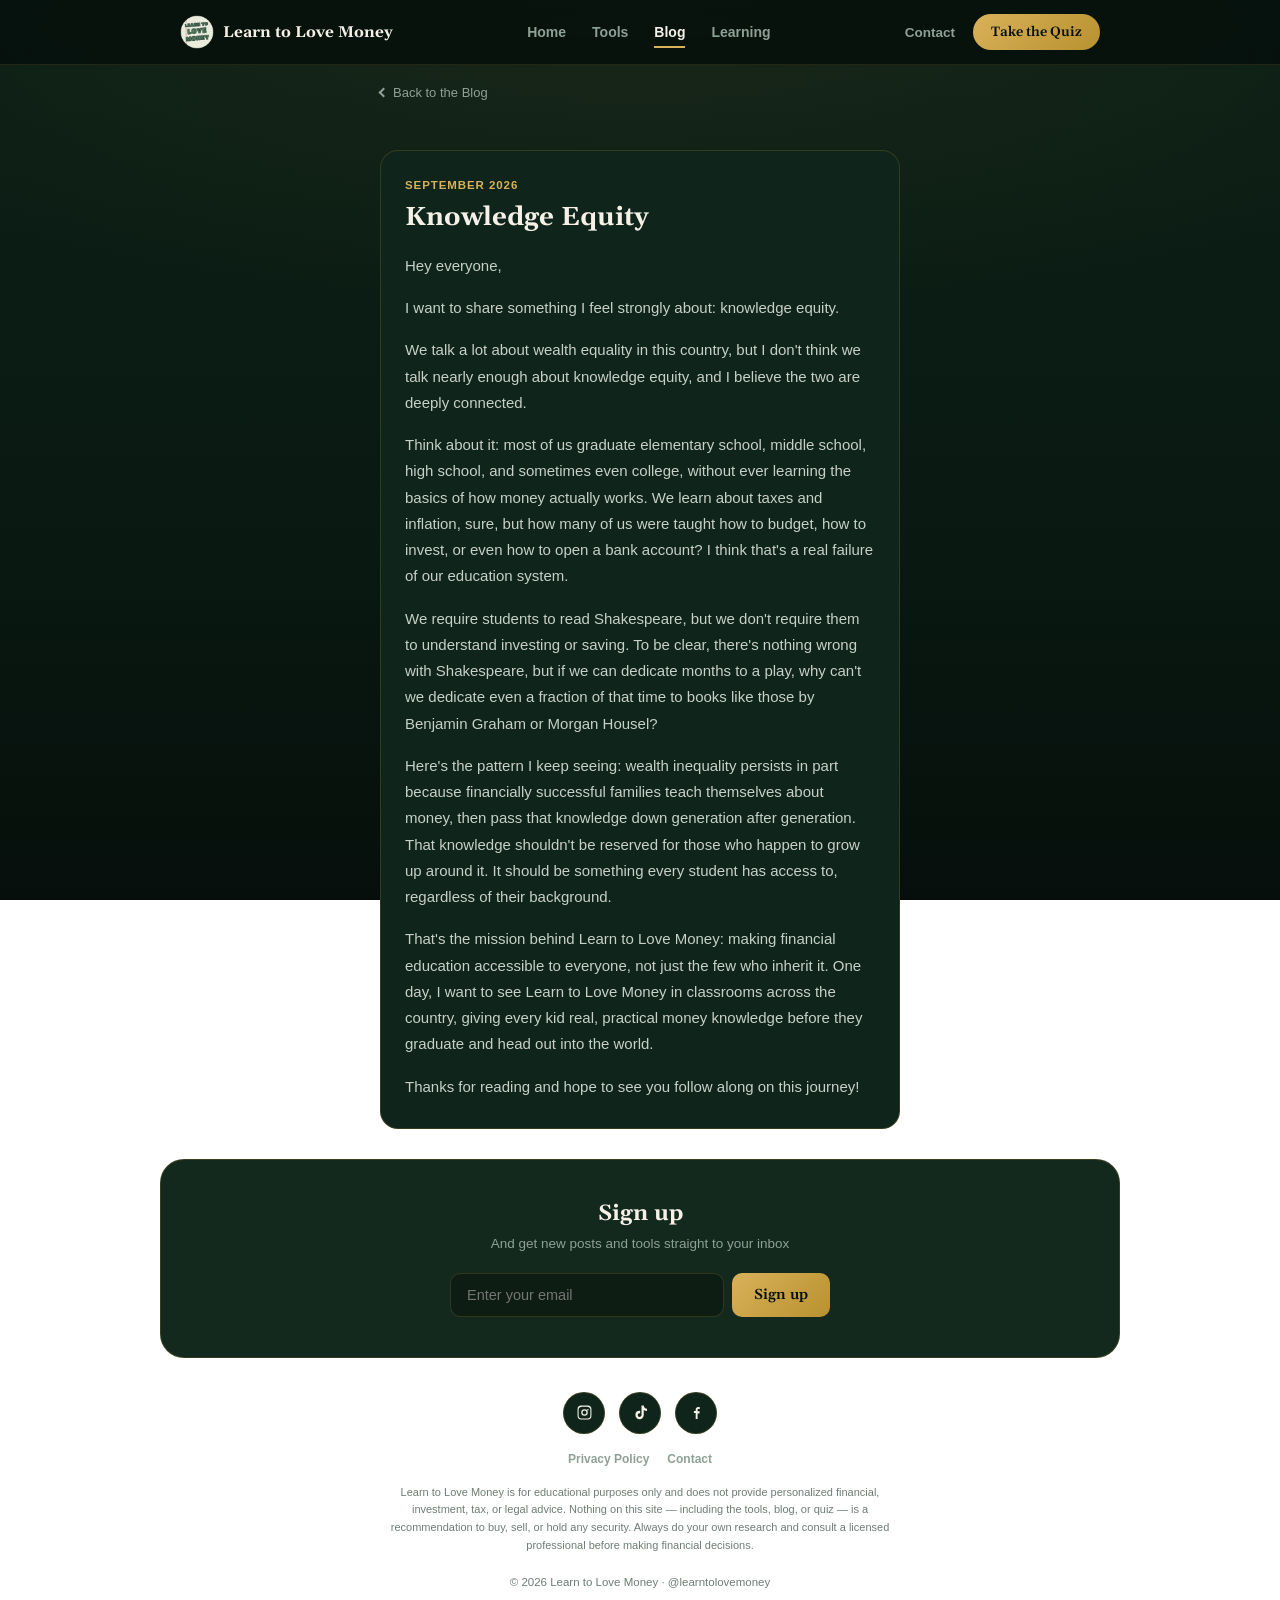
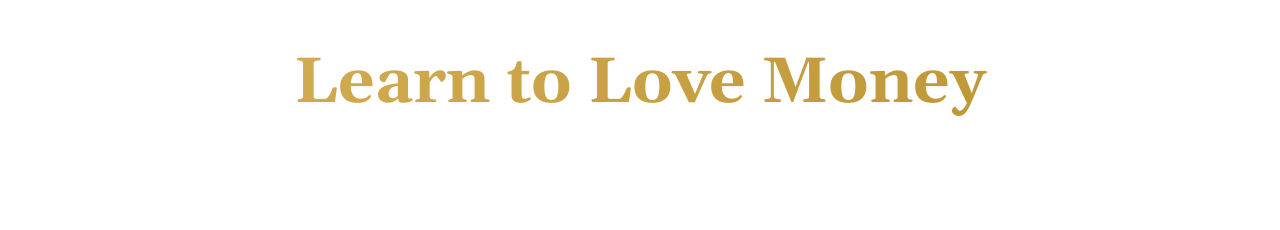
<file: blogs/knowledge-equality.html>
<!--
  ============================================================================
  LEARN TO LOVE MONEY — BLOG POST: Knowledge Equity
  ============================================================================
  Full post page. Linked from the preview card on blogs/index.html.
  ============================================================================
-->
<!doctype html>
<html lang="en">
<head>
<meta charset="UTF-8" />
<meta name="viewport" content="width=device-width, initial-scale=1, viewport-fit=cover" />
<title>Knowledge Equity — Learn to Love Money</title>
<meta name="description" content="Wealth inequality persists in part because financial knowledge gets passed down in some families and not others. Here's why that has to change." />
<meta name="theme-color" content="#0C1F16" />
<link rel="icon" type="image/x-icon" href="../assets/favicon.ico" />
<link rel="icon" type="image/png" sizes="32x32" href="../assets/favicon-32.png" />
<link rel="icon" type="image/png" sizes="16x16" href="../assets/favicon-16.png" />
<link rel="apple-touch-icon" sizes="180x180" href="../assets/apple-touch-icon.png" />

<meta property="og:type" content="article" />
<meta property="og:url" content="https://learntolovemoney.com/blogs/knowledge-equality.html" />
<meta property="og:title" content="Knowledge Equity — Learn to Love Money" />
<meta property="og:description" content="Wealth inequality persists in part because financial knowledge gets passed down in some families and not others. Here's why that has to change." />
<meta property="og:image" content="https://learntolovemoney.com/assets/og-image.png" />
<meta property="og:image:width" content="1200" />
<meta property="og:image:height" content="630" />
<meta name="twitter:card" content="summary_large_image" />
<meta name="twitter:title" content="Knowledge Equity — Learn to Love Money" />
<meta name="twitter:description" content="Wealth inequality persists in part because financial knowledge gets passed down in some families and not others. Here's why that has to change." />
<meta name="twitter:image" content="https://learntolovemoney.com/assets/og-image.png" />

<link rel="preconnect" href="https://fonts.googleapis.com" />
<link rel="preconnect" href="https://fonts.gstatic.com" crossorigin />
<link href="https://fonts.googleapis.com/css2?family=Gelasio:wght@400;500;700&display=swap" rel="stylesheet" />
<link rel="stylesheet" href="../assets/site.css" />

<style>
  .post {
    max-width: 560px;
    margin: 30px auto 0;
    padding: 0 20px;
  }

  .post-inner {
    background: var(--card-bg);
    border: 1px solid var(--card-border);
    border-radius: 18px;
    padding: 28px 24px;
  }

  .post-date {
    font-size: 11.5px;
    font-weight: 600;
    letter-spacing: 0.08em;
    text-transform: uppercase;
    color: var(--gold-bright);
    margin: 0 0 10px;
  }

  .post-title {
    font-family: var(--font-head);
    font-size: 26px;
    line-height: 1.3;
    color: var(--cream);
    margin: 0 0 18px;
  }

  .post-body p {
    font-size: 15px;
    line-height: 1.75;
    color: var(--body-copy);
    margin: 0 0 16px;
  }

  .post-body p:last-child { margin-bottom: 0; }
</style>
</head>
<body>

<nav class="site-nav">
  <div class="site-nav-inner">
    <a class="nav-logo" href="../index.html">
      <span class="nav-logo-mark">
        <img src="../assets/logo.png" alt="Learn to Love Money logo" />
      </span>
      <span class="nav-logo-text">Learn to Love Money</span>
    </a>
    <ul class="nav-links">
      <li><a href="../index.html">Home</a></li>
      <li><a href="../tools/index.html">Tools</a></li>
      <li><a href="../blogs/index.html" class="active">Blog</a></li>
      <li><a href="../learning/index.html">Learning</a></li>
    </ul>
    <div class="nav-actions">
      <a class="nav-contact" href="mailto:Learntolovemoney@gmail.com">Contact</a>
      <a class="nav-cta" href="../quiz/index.html">Take the Quiz</a>
    </div>
    <button class="nav-toggle" data-nav-toggle aria-label="Menu"><span></span><span></span><span></span></button>
  </div>
  <div class="nav-mobile-panel" data-nav-mobile>
    <a href="../index.html">Home</a>
    <a href="../tools/index.html">Tools</a>
    <a href="../blogs/index.html" class="active">Blog</a>
    <a href="../learning/index.html">Learning</a>
  </div>
</nav>

<div class="narrow-shell">
  <a class="back-link" href="index.html">
    <span class="arrow"></span>
    Back to the Blog
  </a>
</div>

<article class="post">
  <div class="post-inner">
    <p class="post-date">September 2026</p>
    <h1 class="post-title">Knowledge Equity</h1>
    <div class="post-body">
      <p>Hey everyone,</p>
      <p>I want to share something I feel strongly about: knowledge equity.</p>
      <p>We talk a lot about wealth equality in this country, but I don't think we talk nearly enough about knowledge equity, and I believe the two are deeply connected.</p>
      <p>Think about it: most of us graduate elementary school, middle school, high school, and sometimes even college, without ever learning the basics of how money actually works. We learn about taxes and inflation, sure, but how many of us were taught how to budget, how to invest, or even how to open a bank account? I think that's a real failure of our education system.</p>
      <p>We require students to read Shakespeare, but we don't require them to understand investing or saving. To be clear, there's nothing wrong with Shakespeare, but if we can dedicate months to a play, why can't we dedicate even a fraction of that time to books like those by Benjamin Graham or Morgan Housel?</p>
      <p>Here's the pattern I keep seeing: wealth inequality persists in part because financially successful families teach themselves about money, then pass that knowledge down generation after generation. That knowledge shouldn't be reserved for those who happen to grow up around it. It should be something every student has access to, regardless of their background.</p>
      <p>That's the mission behind Learn to Love Money: making financial education accessible to everyone, not just the few who inherit it. One day, I want to see Learn to Love Money in classrooms across the country, giving every kid real, practical money knowledge before they graduate and head out into the world.</p>
      <p>Thanks for reading and hope to see you follow along on this journey!</p>
    </div>
  </div>
</article>

<footer class="site-footer">
  <div class="footer-newsletter">
    <h2>Sign up</h2>
    <p>And get new posts and tools straight to your inbox</p>
    <form class="footer-form" data-newsletter-form>
      <input type="email" placeholder="Enter your email" required aria-label="Email address" />
      <button type="submit">Sign up</button>
    </form>
    <p class="footer-form-success" data-newsletter-success>You're on the list — welcome in.</p>
  </div>

  <nav class="social-row" aria-label="Social media">
    <a class="social-icon" href="https://instagram.com/learntolovemoneyhq" target="_blank" rel="noopener" aria-label="Instagram">
      <svg viewBox="0 0 24 24"><path d="M12 2.2c3.2 0 3.6 0 4.85.07 3.25.15 4.77 1.69 4.92 4.92.06 1.25.07 1.63.07 4.81s-.01 3.56-.07 4.81c-.15 3.23-1.67 4.77-4.92 4.92-1.25.06-1.63.07-4.85.07s-3.6-.01-4.85-.07c-3.26-.15-4.77-1.7-4.92-4.92-.06-1.25-.07-1.63-.07-4.81s.01-3.56.07-4.81c.15-3.23 1.67-4.77 4.92-4.92C8.4 2.21 8.8 2.2 12 2.2zm0 1.8c-3.15 0-3.5.01-4.73.07-2.27.1-3.4 1.24-3.5 3.5-.06 1.23-.07 1.58-.07 4.73s.01 3.5.07 4.73c.1 2.26 1.23 3.4 3.5 3.5 1.23.06 1.58.07 4.73.07s3.5-.01 4.73-.07c2.26-.1 3.4-1.23 3.5-3.5.06-1.23.07-1.58.07-4.73s-.01-3.5-.07-4.73c-.1-2.26-1.24-3.4-3.5-3.5C15.5 4.01 15.15 4 12 4zm0 3.4a4.6 4.6 0 1 1 0 9.2 4.6 4.6 0 0 1 0-9.2zm0 1.8a2.8 2.8 0 1 0 0 5.6 2.8 2.8 0 0 0 0-5.6zm4.8-2.1a1.08 1.08 0 1 1 0 2.16 1.08 1.08 0 0 1 0-2.16z"/></svg>
    </a>
    <a class="social-icon" href="https://tiktok.com/@learntolovemoney" target="_blank" rel="noopener" aria-label="TikTok">
      <svg viewBox="0 0 24 24"><path d="M16.6 2h-3.2v13.6c0 1.5-1.2 2.7-2.7 2.7a2.7 2.7 0 0 1-2.7-2.7 2.7 2.7 0 0 1 2.7-2.7c.3 0 .55.03.8.1V9.7a5.9 5.9 0 0 0-.8-.05A5.9 5.9 0 0 0 4.8 15.5a5.9 5.9 0 0 0 5.9 5.9 5.9 5.9 0 0 0 5.9-5.9V8.4a8.2 8.2 0 0 0 4.6 1.4V6.6a4.9 4.9 0 0 1-4.6-4.6z"/></svg>
    </a>
    <a class="social-icon" href="https://www.facebook.com/profile.php?id=61593974612794" target="_blank" rel="noopener" aria-label="Facebook">
      <svg viewBox="0 0 24 24"><path d="M13.5 21v-7.6h2.6l.4-3h-3V8.4c0-.87.24-1.46 1.5-1.46H16.6V4.2c-.26-.03-1.13-.11-2.15-.11-2.13 0-3.58 1.3-3.58 3.68v2.05H8.3v3h2.57V21h2.63z"/></svg>
    </a>
  </nav>

  <div class="footer-links">
    <a href="../privacy/index.html">Privacy Policy</a>
    <a href="mailto:Learntolovemoney@gmail.com">Contact</a>
  </div>

  <p class="footer-disclaimer">Learn to Love Money is for educational purposes only and does not provide personalized financial, investment, tax, or legal advice. Nothing on this site — including the tools, blog, or quiz — is a recommendation to buy, sell, or hold any security. Always do your own research and consult a licensed professional before making financial decisions.</p>

  <p class="footer-copyright">&copy; <span id="ltlm-year">2026</span> Learn to Love Money · @learntolovemoney</p>
  <p class="footer-wordmark">Learn to Love Money</p>
</footer>

<script src="../assets/site.js"></script>
</body>
</html>
</file>
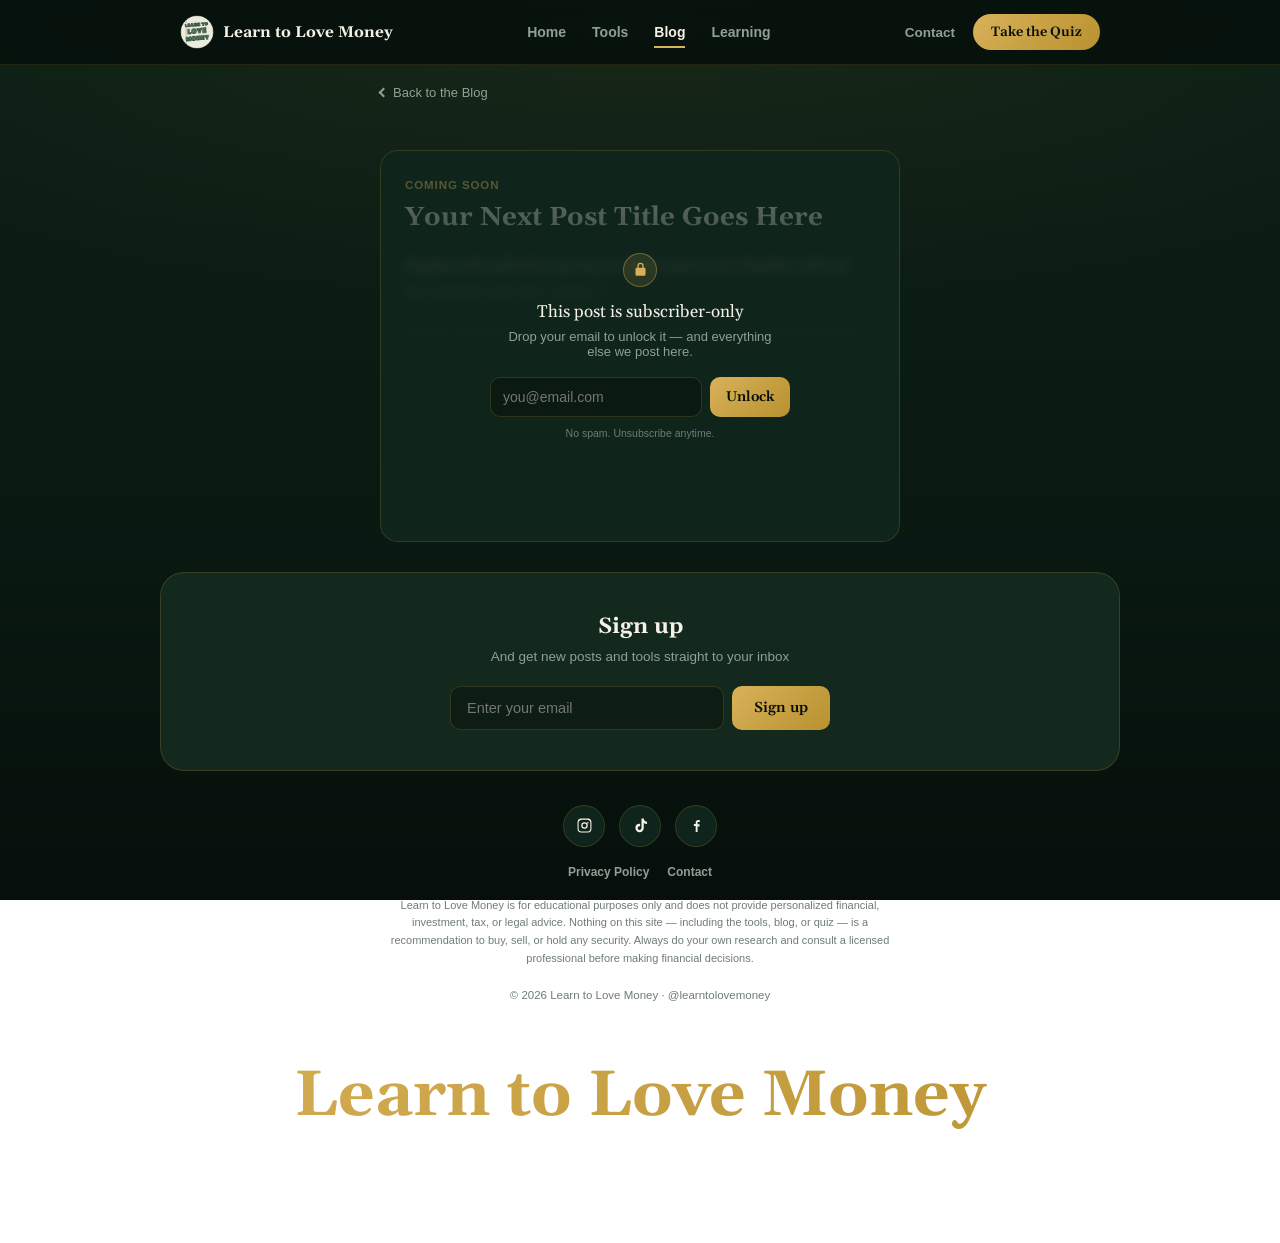
<file: blogs/next-post-locked.html>
<!--
  ============================================================================
  LEARN TO LOVE MONEY — BLOG POST (LOCKED TEMPLATE)
  ============================================================================
  Full post page for a subscriber-only post. Linked from the preview card
  on blogs/index.html.

  HOW THE EMAIL GATE WORKS
  ----------------------------------------------------------------------------
  Entering a validly-formatted email and clicking "Unlock" does two things:
  1. Sends the email to the same Google Sheet the Investor Type Quiz uses
     (via window.LTLM.submitLead in assets/site.js), tagged "Blog Unlock".
  2. Reveals the post in THIS browser (saved to localStorage, key
     "ltlm_blog_unlocked" — shared across all locked posts, so unlocking
     one unlocks them all).

  TO REUSE THIS TEMPLATE FOR A NEW LOCKED POST
  ----------------------------------------------------------------------------
  Copy this whole file to a new filename, edit the title/date/teaser/body,
  then add a matching preview card on blogs/index.html pointing at it.
  ============================================================================
-->
<!doctype html>
<html lang="en">
<head>
<meta charset="UTF-8" />
<meta name="viewport" content="width=device-width, initial-scale=1, viewport-fit=cover" />
<title>Your Next Post Title Goes Here — Learn to Love Money</title>
<meta name="description" content="Subscriber-only post from Learn to Love Money." />
<meta name="theme-color" content="#0C1F16" />
<link rel="icon" type="image/x-icon" href="../assets/favicon.ico" />
<link rel="icon" type="image/png" sizes="32x32" href="../assets/favicon-32.png" />
<link rel="icon" type="image/png" sizes="16x16" href="../assets/favicon-16.png" />
<link rel="apple-touch-icon" sizes="180x180" href="../assets/apple-touch-icon.png" />

<!-- OG/Twitter tags: update the title/description/url when this template
     is copied for a real post (see the note at the top of this file). -->
<meta property="og:type" content="article" />
<meta property="og:url" content="https://learntolovemoney.com/blogs/next-post-locked.html" />
<meta property="og:title" content="Your Next Post Title Goes Here — Learn to Love Money" />
<meta property="og:description" content="Subscriber-only post from Learn to Love Money." />
<meta property="og:image" content="https://learntolovemoney.com/assets/og-image.png" />
<meta property="og:image:width" content="1200" />
<meta property="og:image:height" content="630" />
<meta name="twitter:card" content="summary_large_image" />
<meta name="twitter:title" content="Your Next Post Title Goes Here — Learn to Love Money" />
<meta name="twitter:description" content="Subscriber-only post from Learn to Love Money." />
<meta name="twitter:image" content="https://learntolovemoney.com/assets/og-image.png" />

<link rel="preconnect" href="https://fonts.googleapis.com" />
<link rel="preconnect" href="https://fonts.gstatic.com" crossorigin />
<link href="https://fonts.googleapis.com/css2?family=Gelasio:wght@400;500;700&display=swap" rel="stylesheet" />
<link rel="stylesheet" href="../assets/site.css" />

<style>
  .post {
    max-width: 560px;
    margin: 30px auto 0;
    padding: 0 20px;
  }

  .locked-post {
    position: relative;
    background: var(--card-bg);
    border: 1px solid var(--card-border);
    border-radius: 18px;
    padding: 28px 24px;
    overflow: hidden;
  }

  .post-date {
    font-size: 11.5px;
    font-weight: 600;
    letter-spacing: 0.08em;
    text-transform: uppercase;
    color: var(--gold-bright);
    margin: 0 0 10px;
  }

  .post-title {
    font-family: var(--font-head);
    font-size: 26px;
    line-height: 1.3;
    color: var(--cream);
    margin: 0 0 18px;
  }

  .post-body p {
    font-size: 15px;
    line-height: 1.75;
    color: var(--body-copy);
    margin: 0 0 16px;
  }

  .post-body p:last-child { margin-bottom: 0; }

  .locked-body-content {
    filter: blur(6px);
    user-select: none;
    pointer-events: none;
    transition: filter 0.2s ease;
    min-height: 260px;
  }

  .locked-post.unlocked .locked-body-content {
    filter: none;
    user-select: auto;
    pointer-events: auto;
    min-height: 0;
  }

  .locked-post.unlocked .unlock-gate { display: none; }

  .unlock-gate {
    position: absolute;
    inset: 0;
    display: flex;
    flex-direction: column;
    align-items: center;
    justify-content: center;
    text-align: center;
    padding: 24px;
    background: linear-gradient(180deg, rgba(15, 36, 26, 0.55) 0%, rgba(15, 36, 26, 0.97) 42%, var(--card-bg) 68%);
  }

  .lock-icon {
    width: 34px;
    height: 34px;
    border-radius: 50%;
    background: rgba(217, 177, 90, 0.12);
    border: 1px solid rgba(217, 177, 90, 0.4);
    display: flex;
    align-items: center;
    justify-content: center;
    margin-bottom: 14px;
  }

  .lock-icon svg { width: 15px; height: 15px; fill: var(--gold-bright); }

  .unlock-title {
    font-family: var(--font-head);
    font-size: 17px;
    color: var(--cream);
    margin: 0 0 6px;
  }

  .unlock-sub {
    font-size: 13px;
    color: var(--muted-label);
    margin: 0 0 18px;
    max-width: 280px;
  }

  .unlock-form {
    display: flex;
    width: 100%;
    max-width: 300px;
    gap: 8px;
  }

  .unlock-form input[type="email"] {
    flex: 1;
    min-width: 0;
    background: rgba(0,0,0,0.28);
    border: 1px solid var(--card-border);
    border-radius: 10px;
    color: var(--cream);
    font-family: var(--font-body);
    font-size: 14px;
    padding: 11px 12px;
  }

  .unlock-form input[type="email"]:focus {
    outline: none;
    border-color: var(--gold-bright);
  }

  .unlock-form button {
    flex-shrink: 0;
    font-family: var(--font-head);
    font-weight: 600;
    font-size: 14px;
    color: var(--bg-deep);
    background: linear-gradient(135deg, var(--gold-bright), var(--gold));
    border: none;
    border-radius: 10px;
    padding: 11px 16px;
    cursor: pointer;
  }

  .unlock-note {
    font-size: 10.5px;
    color: var(--footnote);
    margin: 10px 0 0;
  }

  .unlock-error {
    font-size: 12px;
    color: var(--rust);
    margin: 8px 0 0;
    display: none;
  }

  .unlock-error.show { display: block; }
</style>
</head>
<body>

<nav class="site-nav">
  <div class="site-nav-inner">
    <a class="nav-logo" href="../index.html">
      <span class="nav-logo-mark">
        <img src="../assets/logo.png" alt="Learn to Love Money logo" />
      </span>
      <span class="nav-logo-text">Learn to Love Money</span>
    </a>
    <ul class="nav-links">
      <li><a href="../index.html">Home</a></li>
      <li><a href="../tools/index.html">Tools</a></li>
      <li><a href="../blogs/index.html" class="active">Blog</a></li>
      <li><a href="../learning/index.html">Learning</a></li>
    </ul>
    <div class="nav-actions">
      <a class="nav-contact" href="mailto:Learntolovemoney@gmail.com">Contact</a>
      <a class="nav-cta" href="../quiz/index.html">Take the Quiz</a>
    </div>
    <button class="nav-toggle" data-nav-toggle aria-label="Menu"><span></span><span></span><span></span></button>
  </div>
  <div class="nav-mobile-panel" data-nav-mobile>
    <a href="../index.html">Home</a>
    <a href="../tools/index.html">Tools</a>
    <a href="../blogs/index.html" class="active">Blog</a>
    <a href="../learning/index.html">Learning</a>
  </div>
</nav>

<div class="narrow-shell">
  <a class="back-link" href="index.html">
    <span class="arrow"></span>
    Back to the Blog
  </a>
</div>

<div class="post">
  <!-- ========================= LOCKED POST — edit here ========================= -->
  <article class="locked-post" data-locked-post>
    <p class="post-date">Coming soon</p>
    <h1 class="post-title">Your Next Post Title Goes Here</h1>
    <div class="post-body locked-body-content">
      <!-- PLACEHOLDER: replace with the real body once it's written -->
      <p>Replace this with the opening of your locked post. Readers will see this blurred until they unlock it.</p>
      <p>Add as many paragraphs as you like — everything in this block stays hidden until the gate is unlocked.</p>
      <p>Once unlocked in this browser, the reader won't be asked again on their next visit.</p>
    </div>

    <div class="unlock-gate">
      <div class="lock-icon" aria-hidden="true">
        <svg viewBox="0 0 24 24"><path d="M12 1a5 5 0 0 0-5 5v3H6a2 2 0 0 0-2 2v9a2 2 0 0 0 2 2h12a2 2 0 0 0 2-2v-9a2 2 0 0 0-2-2h-1V6a5 5 0 0 0-5-5zm0 2a3 3 0 0 1 3 3v3H9V6a3 3 0 0 1 3-3z"/></svg>
      </div>
      <p class="unlock-title">This post is subscriber-only</p>
      <p class="unlock-sub">Drop your email to unlock it — and everything else we post here.</p>

      <!-- UNLOCK FORM: v1 has no real backend, see the note at the top of this
           file for how to wire this to a real email list later -->
      <form class="unlock-form" data-unlock-form>
        <input type="email" placeholder="you@email.com" required aria-label="Email address" />
        <button type="submit">Unlock</button>
      </form>
      <p class="unlock-error" data-unlock-error>Enter a valid email to unlock.</p>
      <p class="unlock-note">No spam. Unsubscribe anytime.</p>
    </div>
  </article>
</div>

<footer class="site-footer">
  <div class="footer-newsletter">
    <h2>Sign up</h2>
    <p>And get new posts and tools straight to your inbox</p>
    <form class="footer-form" data-newsletter-form>
      <input type="email" placeholder="Enter your email" required aria-label="Email address" />
      <button type="submit">Sign up</button>
    </form>
    <p class="footer-form-success" data-newsletter-success>You're on the list — welcome in.</p>
  </div>

  <nav class="social-row" aria-label="Social media">
    <a class="social-icon" href="https://instagram.com/learntolovemoneyhq" target="_blank" rel="noopener" aria-label="Instagram">
      <svg viewBox="0 0 24 24"><path d="M12 2.2c3.2 0 3.6 0 4.85.07 3.25.15 4.77 1.69 4.92 4.92.06 1.25.07 1.63.07 4.81s-.01 3.56-.07 4.81c-.15 3.23-1.67 4.77-4.92 4.92-1.25.06-1.63.07-4.85.07s-3.6-.01-4.85-.07c-3.26-.15-4.77-1.7-4.92-4.92-.06-1.25-.07-1.63-.07-4.81s.01-3.56.07-4.81c.15-3.23 1.67-4.77 4.92-4.92C8.4 2.21 8.8 2.2 12 2.2zm0 1.8c-3.15 0-3.5.01-4.73.07-2.27.1-3.4 1.24-3.5 3.5-.06 1.23-.07 1.58-.07 4.73s.01 3.5.07 4.73c.1 2.26 1.23 3.4 3.5 3.5 1.23.06 1.58.07 4.73.07s3.5-.01 4.73-.07c2.26-.1 3.4-1.23 3.5-3.5.06-1.23.07-1.58.07-4.73s-.01-3.5-.07-4.73c-.1-2.26-1.24-3.4-3.5-3.5C15.5 4.01 15.15 4 12 4zm0 3.4a4.6 4.6 0 1 1 0 9.2 4.6 4.6 0 0 1 0-9.2zm0 1.8a2.8 2.8 0 1 0 0 5.6 2.8 2.8 0 0 0 0-5.6zm4.8-2.1a1.08 1.08 0 1 1 0 2.16 1.08 1.08 0 0 1 0-2.16z"/></svg>
    </a>
    <a class="social-icon" href="https://tiktok.com/@learntolovemoney" target="_blank" rel="noopener" aria-label="TikTok">
      <svg viewBox="0 0 24 24"><path d="M16.6 2h-3.2v13.6c0 1.5-1.2 2.7-2.7 2.7a2.7 2.7 0 0 1-2.7-2.7 2.7 2.7 0 0 1 2.7-2.7c.3 0 .55.03.8.1V9.7a5.9 5.9 0 0 0-.8-.05A5.9 5.9 0 0 0 4.8 15.5a5.9 5.9 0 0 0 5.9 5.9 5.9 5.9 0 0 0 5.9-5.9V8.4a8.2 8.2 0 0 0 4.6 1.4V6.6a4.9 4.9 0 0 1-4.6-4.6z"/></svg>
    </a>
    <a class="social-icon" href="https://www.facebook.com/profile.php?id=61593974612794" target="_blank" rel="noopener" aria-label="Facebook">
      <svg viewBox="0 0 24 24"><path d="M13.5 21v-7.6h2.6l.4-3h-3V8.4c0-.87.24-1.46 1.5-1.46H16.6V4.2c-.26-.03-1.13-.11-2.15-.11-2.13 0-3.58 1.3-3.58 3.68v2.05H8.3v3h2.57V21h2.63z"/></svg>
    </a>
  </nav>

  <div class="footer-links">
    <a href="../privacy/index.html">Privacy Policy</a>
    <a href="mailto:Learntolovemoney@gmail.com">Contact</a>
  </div>

  <p class="footer-disclaimer">Learn to Love Money is for educational purposes only and does not provide personalized financial, investment, tax, or legal advice. Nothing on this site — including the tools, blog, or quiz — is a recommendation to buy, sell, or hold any security. Always do your own research and consult a licensed professional before making financial decisions.</p>

  <p class="footer-copyright">&copy; <span id="ltlm-year">2026</span> Learn to Love Money · @learntolovemoney</p>
  <p class="footer-wordmark">Learn to Love Money</p>
</footer>

<script src="../assets/site.js"></script>
<script>
(function () {
  "use strict";

  var STORAGE_KEY = 'ltlm_blog_unlocked';

  function isUnlocked() {
    try {
      return localStorage.getItem(STORAGE_KEY) === 'true';
    } catch (e) {
      return false;
    }
  }

  function setUnlocked() {
    try {
      localStorage.setItem(STORAGE_KEY, 'true');
    } catch (e) {
      /* localStorage unavailable — gate just won't persist across visits */
    }
  }

  var post = document.querySelector('[data-locked-post]');

  if (isUnlocked()) {
    post.classList.add('unlocked');
  }

  document.querySelectorAll('[data-unlock-form]').forEach(function (form) {
    form.addEventListener('submit', function (e) {
      e.preventDefault();
      var input = form.querySelector('input[type="email"]');
      var errorEl = form.parentElement.querySelector('[data-unlock-error]');
      var email = input.value.trim();

      // Simple client-side sanity check — not real validation
      var looksLikeEmail = /^[^\s@]+@[^\s@]+\.[^\s@]+$/.test(email);

      if (!looksLikeEmail) {
        if (errorEl) errorEl.classList.add('show');
        return;
      }

      if (errorEl) errorEl.classList.remove('show');

      // Sends to the same lead sheet as the newsletter forms and the
      // quiz (see assets/site.js). Unlock happens immediately either
      // way, same opaque-response reasoning as the quiz's own gate.
      window.LTLM.submitLead(email, 'Blog Unlock');
      setUnlocked();
      post.classList.add('unlocked');
    });
  });
})();
</script>

</body>
</html>
</file>
<file: assets/site.css>
/*
  ============================================================================
  LEARN TO LOVE MONEY — SHARED SITE STYLES
  ============================================================================
  Used across index.html, tools/, learning/, and blogs/. Holds the brand
  tokens, the shared nav bar, card/rail/footer patterns, and the reset.
  Each page adds only page-specific CSS in its own <style> tag.
  ============================================================================
*/

:root {
  --bg-base: #0C1F16;
  --bg-mid: #0A1A13;
  --bg-deep: #060F0B;

  --gold: #B8912F;
  --gold-bright: #D9B15A;
  --mint: #7FD9A8;
  --blue: #5FA8D3;
  --rust: #D9695A;

  --cream: #F5F1E6;
  --body-copy: #C7D0C9;
  --muted-label: #8FA096;
  --footnote: #6E7D74;

  --card-bg: #0F241A;
  --card-bg-alt: #14291D;
  --card-border: rgba(184, 145, 47, 0.22);
  --card-border-hover: rgba(217, 177, 90, 0.55);

  --font-head: 'Gelasio', Georgia, 'Times New Roman', serif;
  --font-body: -apple-system, BlinkMacSystemFont, 'Segoe UI', Roboto, 'Helvetica Neue', 'Liberation Sans', Arial, sans-serif;
}

* { box-sizing: border-box; }
html, body { margin: 0; padding: 0; }

body {
  min-height: 100vh;
  font-family: var(--font-body);
  color: var(--body-copy);
  background:
    radial-gradient(120% 60% at 50% 0%, rgba(184, 145, 47, 0.08), transparent 60%),
    linear-gradient(180deg, var(--bg-base) 0%, var(--bg-mid) 55%, var(--bg-deep) 100%);
  background-attachment: fixed;
  -webkit-font-smoothing: antialiased;
}

a { text-decoration: none; color: inherit; }

h1, h2, h3 { font-family: var(--font-head); color: var(--cream); margin: 0; }

/* ============================== SITE NAV ============================== */

.site-nav {
  position: sticky;
  top: 0;
  z-index: 50;
  background: rgba(6, 15, 11, 0.82);
  backdrop-filter: blur(10px);
  -webkit-backdrop-filter: blur(10px);
  border-bottom: 1px solid rgba(184, 145, 47, 0.16);
}

.site-nav-inner {
  max-width: 960px;
  margin: 0 auto;
  padding: 14px 20px;
  display: flex;
  align-items: center;
  justify-content: space-between;
  gap: 16px;
}

.nav-logo {
  display: flex;
  align-items: center;
  gap: 9px;
  flex-shrink: 0;
}

.nav-logo-mark {
  width: 34px;
  height: 34px;
  border-radius: 50%;
  overflow: hidden;
  flex-shrink: 0;
  display: flex;
}

.nav-logo-mark img { width: 100%; height: 100%; object-fit: cover; display: block; }

.nav-logo-text {
  font-family: var(--font-head);
  font-weight: 700;
  font-size: 15.5px;
  color: var(--cream);
  white-space: nowrap;
}

.nav-links {
  display: flex;
  align-items: center;
  gap: 26px;
  list-style: none;
  margin: 0;
  padding: 0;
}

.nav-links a {
  font-size: 14px;
  font-weight: 600;
  color: var(--muted-label);
  padding: 6px 0;
  border-bottom: 2px solid transparent;
  transition: color 0.15s ease, border-color 0.15s ease;
}

.nav-links a:hover,
.nav-links a.active {
  color: var(--cream);
}

.nav-links a.active {
  border-color: var(--gold-bright);
}

.nav-actions {
  display: flex;
  align-items: center;
  gap: 18px;
  flex-shrink: 0;
}

.nav-contact {
  font-size: 13.5px;
  font-weight: 600;
  color: var(--muted-label);
  white-space: nowrap;
  transition: color 0.15s ease;
}

@media (hover: hover) {
  .nav-contact:hover { color: var(--gold-bright); }
}

.nav-cta {
  flex-shrink: 0;
  font-family: var(--font-head);
  font-weight: 600;
  font-size: 13.5px;
  color: var(--bg-deep);
  background: linear-gradient(135deg, var(--gold-bright), var(--gold));
  border: none;
  border-radius: 999px;
  padding: 9px 18px;
  white-space: nowrap;
}

.nav-toggle {
  display: none;
  flex-direction: column;
  gap: 4px;
  background: transparent;
  border: none;
  cursor: pointer;
  padding: 6px;
}

.nav-toggle span {
  width: 20px;
  height: 2px;
  background: var(--cream);
  border-radius: 2px;
}

.nav-mobile-panel {
  display: none;
  flex-direction: column;
  gap: 2px;
  max-width: 960px;
  margin: 0 auto;
  padding: 4px 20px 16px;
}

.nav-mobile-panel.open { display: flex; }

.nav-mobile-panel a {
  font-size: 14.5px;
  font-weight: 600;
  color: var(--muted-label);
  padding: 10px 4px;
  border-bottom: 1px solid rgba(143, 160, 150, 0.12);
}

.nav-mobile-panel a.active { color: var(--gold-bright); }

@media (max-width: 640px) {
  .nav-links { display: none; }
  .nav-actions { display: none; }
  .nav-toggle { display: flex; }
}

.nav-mobile-cta {
  margin-top: 10px;
  display: inline-block;
  text-align: center;
  font-family: var(--font-head);
  font-weight: 600;
  font-size: 14px;
  color: var(--bg-deep) !important;
  background: linear-gradient(135deg, var(--gold-bright), var(--gold));
  border-radius: 999px;
  padding: 11px 18px;
}

.nav-mobile-contact {
  border-bottom: none !important;
}

/* ============================== PAGE SHELL ============================== */

.shell {
  max-width: 960px;
  margin: 0 auto;
  padding: 0 20px;
}

.narrow-shell {
  max-width: 560px;
  margin: 0 auto;
  padding: 0 20px;
}

.back-link {
  display: inline-flex;
  align-items: center;
  gap: 6px;
  font-size: 13px;
  color: var(--muted-label);
  margin: 20px 0;
}

.back-link .arrow {
  width: 7px;
  height: 7px;
  border-left: 2px solid var(--muted-label);
  border-bottom: 2px solid var(--muted-label);
  transform: rotate(45deg);
}

@media (hover: hover) {
  .back-link:hover { color: var(--gold-bright); }
  .back-link:hover .arrow { border-color: var(--gold-bright); }
}

/* ============================== RAILS ============================== */

.rail {
  padding-top: 40px;
  padding-bottom: 40px;
}

.rail-header {
  display: flex;
  align-items: baseline;
  justify-content: space-between;
  margin-bottom: 18px;
}

.rail-title {
  font-family: var(--font-head);
  font-size: 21px;
  color: var(--cream);
}

.rail-viewall {
  font-size: 13px;
  font-weight: 600;
  color: var(--gold-bright);
  display: inline-flex;
  align-items: center;
  gap: 5px;
}

.rail-grid {
  display: grid;
  grid-template-columns: repeat(3, 1fr);
  gap: 16px;
}

@media (max-width: 720px) {
  .rail-grid { grid-template-columns: 1fr; }
}

/* ============================== CONTENT CARDS ============================== */

.content-card {
  display: flex;
  flex-direction: column;
  background: var(--card-bg);
  border: 1px solid var(--card-border);
  border-radius: 16px;
  overflow: hidden;
  transition: border-color 0.15s ease, transform 0.1s ease, background 0.15s ease;
}

@media (hover: hover) {
  .content-card:hover {
    border-color: var(--gold-bright);
    background: #122a1e;
  }
}

.content-card:active { transform: scale(0.98); }

.card-tile {
  position: relative;
  height: 92px;
  display: flex;
  align-items: center;
  justify-content: center;
  overflow: hidden;
  font-family: var(--font-head);
  font-size: 26px;
  color: var(--bg-deep);
  font-weight: 700;
}

/* Shared notebook-paper base for the logo-watermarked tiles: cream fill +
   ruled horizontal lines + a coral double margin line, generated with CSS
   gradients so it fills the full rectangle (no circular crop). */
.card-tile.tone-gold,
.card-tile.tone-mint {
  background-color: #EFE9D6;
  background-repeat: no-repeat, no-repeat, no-repeat;
  background-position: center, 0 0, 0 0;
  background-size: cover, 100% 100%, 100% 100%;
  background-image:
    linear-gradient(135deg, var(--tile-tint), var(--tile-tint)),
    linear-gradient(to right,
      transparent 0 15.5%, rgba(217, 105, 90, 0.5) 15.5% 16%, transparent 16% 16.6%,
      rgba(217, 105, 90, 0.36) 16.6% 17%, transparent 17% 100%),
    repeating-linear-gradient(to bottom,
      rgba(0, 0, 0, 0.07) 0, rgba(0, 0, 0, 0.07) 1px,
      transparent 1px, transparent 21px);
}

.card-tile.tone-gold { --tile-tint: rgba(184, 145, 47, 0.42); }
.card-tile.tone-mint { --tile-tint: rgba(43, 122, 79, 0.42); }
.card-tile.tone-blue { background: linear-gradient(135deg, var(--blue), #3f86ad); }
.card-tile.tone-rust { background: linear-gradient(135deg, var(--rust), #b8493c); }

.card-body { padding: 16px 18px 18px; flex: 1; display: flex; flex-direction: column; }

.card-meta {
  font-size: 10.5px;
  font-weight: 600;
  letter-spacing: 0.06em;
  text-transform: uppercase;
  color: var(--gold-bright);
  margin: 0 0 8px;
}

.card-meta.locked {
  color: var(--muted-label);
  display: inline-flex;
  align-items: center;
  gap: 5px;
}

.card-meta.locked svg { width: 10px; height: 10px; fill: var(--muted-label); }

.card-title-sm {
  font-family: var(--font-head);
  font-size: 16.5px;
  color: var(--cream);
  margin: 0 0 6px;
  line-height: 1.3;
}

.card-desc {
  font-size: 13px;
  color: var(--body-copy);
  margin: 0;
  line-height: 1.5;
  flex: 1;
}

/* Simple horizontal list-style card (used for single-item rails) */

.list-card {
  display: flex;
  align-items: center;
  gap: 14px;
  padding: 16px 18px;
  background: var(--card-bg);
  border: 1px solid var(--card-border);
  border-radius: 16px;
  transition: border-color 0.15s ease, transform 0.1s ease, background 0.15s ease;
}

@media (hover: hover) {
  .list-card:hover {
    border-color: var(--gold-bright);
    background: #122a1e;
  }
}

.list-card:active { transform: scale(0.98); }

.list-card-icon {
  width: 44px;
  height: 44px;
  border-radius: 12px;
  flex-shrink: 0;
  display: flex;
  align-items: center;
  justify-content: center;
  font-family: var(--font-head);
  font-weight: 700;
  font-size: 18px;
  color: var(--bg-deep);
}

.list-card-text { flex: 1; min-width: 0; }

.list-card-tag {
  display: inline-block;
  font-size: 10.5px;
  font-weight: 600;
  letter-spacing: 0.06em;
  text-transform: uppercase;
  color: var(--bg-deep);
  background: var(--mint);
  padding: 3px 8px;
  border-radius: 999px;
  margin-bottom: 7px;
}

.list-card-title {
  font-family: var(--font-head);
  font-size: 17px;
  color: var(--cream);
  margin: 0 0 3px;
  line-height: 1.3;
}

.list-card-desc {
  font-size: 13.5px;
  color: var(--body-copy);
  margin: 0;
  line-height: 1.4;
}

.chevron {
  flex-shrink: 0;
  width: 9px;
  height: 9px;
  border-right: 2px solid var(--muted-label);
  border-bottom: 2px solid var(--muted-label);
  transform: rotate(-45deg);
}

/* ============================== FOOTER ============================== */

.site-footer {
  margin-top: 30px;
  padding: 0 20px 50px;
}

.footer-newsletter {
  max-width: 960px;
  margin: 0 auto;
  background: var(--card-bg-alt);
  border: 1px solid var(--card-border);
  border-radius: 24px;
  padding: 40px 28px;
  text-align: center;
}

.footer-newsletter h2 {
  font-size: 22px;
  margin-bottom: 8px;
}

.footer-newsletter p {
  font-size: 13.5px;
  color: var(--muted-label);
  margin: 0 0 22px;
}

.footer-form {
  display: flex;
  max-width: 380px;
  margin: 0 auto;
  gap: 8px;
}

@media (max-width: 480px) {
  .footer-form { flex-direction: column; }
}

.footer-form input[type="email"] {
  flex: 1;
  min-width: 0;
  background: rgba(0,0,0,0.28);
  border: 1px solid var(--card-border);
  border-radius: 10px;
  color: var(--cream);
  font-family: var(--font-body);
  font-size: 14.5px;
  padding: 13px 16px;
}

.footer-form input[type="email"]:focus {
  outline: none;
  border-color: var(--gold-bright);
}

.footer-form button {
  flex-shrink: 0;
  font-family: var(--font-head);
  font-weight: 600;
  font-size: 14.5px;
  color: var(--bg-deep);
  background: linear-gradient(135deg, var(--gold-bright), var(--gold));
  border: none;
  border-radius: 10px;
  padding: 13px 22px;
  cursor: pointer;
}

.footer-form-note {
  font-size: 11px;
  color: var(--footnote);
  margin: 12px 0 0 !important;
}

.footer-form-success {
  display: none;
  font-size: 14px;
  color: var(--mint);
  font-weight: 600;
}

.footer-form-success.show { display: block; }

.social-row {
  display: flex;
  justify-content: center;
  gap: 14px;
  margin: 34px 0 18px;
}

.social-icon {
  width: 42px;
  height: 42px;
  border-radius: 50%;
  display: flex;
  align-items: center;
  justify-content: center;
  background: var(--card-bg);
  border: 1px solid var(--card-border);
  transition: border-color 0.15s ease, transform 0.1s ease;
}

.social-icon svg { width: 17px; height: 17px; fill: var(--cream); }

@media (hover: hover) {
  .social-icon:hover { border-color: var(--mint); }
}

.social-icon:active { transform: scale(0.92); }

.footer-links {
  display: flex;
  justify-content: center;
  gap: 18px;
  margin: 0 0 18px;
}

.footer-links a {
  font-size: 12px;
  font-weight: 600;
  color: var(--muted-label);
  transition: color 0.15s ease;
}

@media (hover: hover) {
  .footer-links a:hover { color: var(--gold-bright); }
}

.footer-disclaimer {
  max-width: 560px;
  margin: 0 auto 22px;
  padding: 0 20px;
  font-size: 11px;
  line-height: 1.6;
  color: var(--footnote);
  text-align: center;
}

.footer-copyright {
  text-align: center;
  font-size: 11.5px;
  color: var(--footnote);
  margin: 0 0 30px;
}

.footer-wordmark {
  text-align: center;
  font-family: var(--font-head);
  font-weight: 700;
  font-size: clamp(34px, 9vw, 64px);
  line-height: 1;
  background: linear-gradient(135deg, var(--gold-bright), var(--gold));
  -webkit-background-clip: text;
  background-clip: text;
  color: transparent;
  word-break: break-word;
}

@media (prefers-reduced-motion: reduce) {
  .content-card, .list-card, .social-icon { transition: none; }
}
</file>
